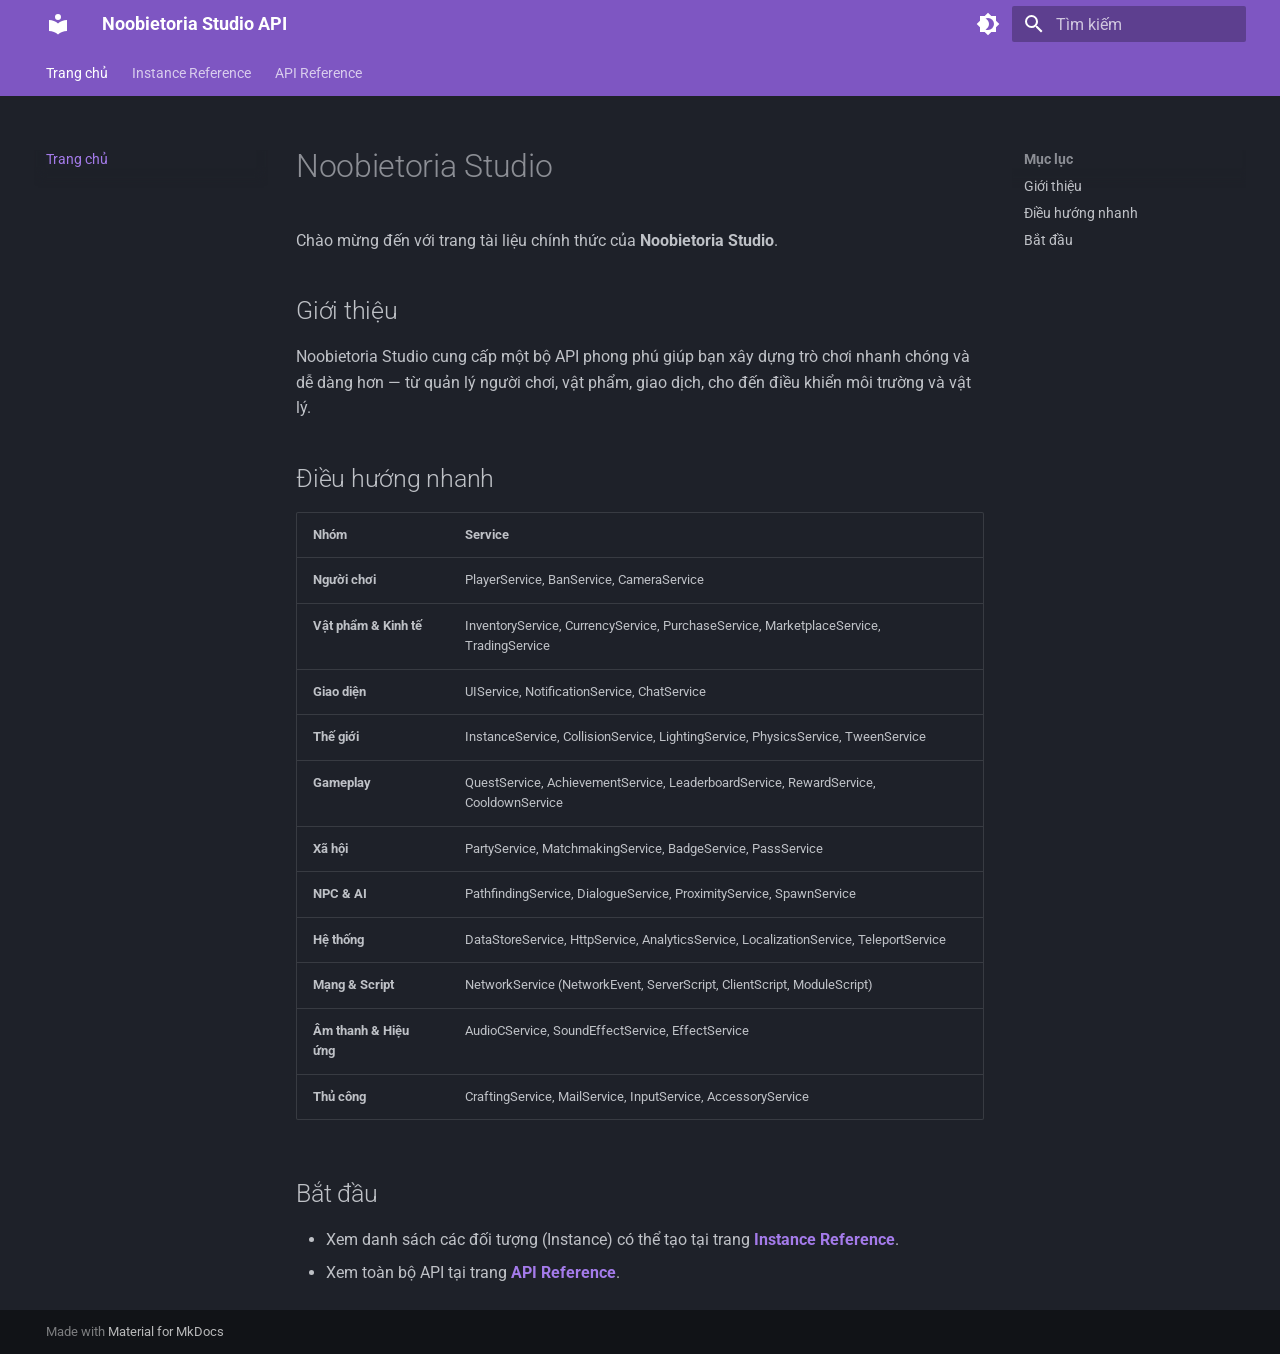
<file: index.html>
<!doctype html>
<html lang="vi" class="no-js">
  <head>
    
      <meta charset="utf-8">
      <meta name="viewport" content="width=device-width,initial-scale=1">
      
        <meta name="description" content="Tài liệu API chính thức của Noobietoria Studio">
      
      
        <meta name="author" content="Noobietoria Team">
      
      
        <link rel="canonical" href="https://noobietoria.github.io/Docs/">
      
      
      
        <link rel="next" href="instance/">
      
      
        
      
      
      <link rel="icon" href="assets/images/favicon.png">
      <meta name="generator" content="mkdocs-1.6.1, mkdocs-material-9.8.0">
    
    
      
        <title>Noobietoria Studio API</title>
      
    
    
      <link rel="stylesheet" href="assets/stylesheets/main.57a0d79d.min.css">
      
        
        <link rel="stylesheet" href="assets/stylesheets/palette.fb2fffe2.min.css">
      
      


    
    
      
    
    
      
        
        
        <link rel="preconnect" href="https://fonts.gstatic.com" crossorigin>
        <link rel="stylesheet" href="https://fonts.googleapis.com/css?family=Roboto:300,300i,400,400i,700,700i%7CRoboto+Mono:400,400i,700,700i&display=fallback">
        <style>:root{--md-text-font:"Roboto";--md-code-font:"Roboto Mono"}</style>
      
    
    
    <script>__md_scope=new URL(".",location),__md_hash=e=>[...e].reduce(((e,_)=>(e<<5)-e+_.charCodeAt(0)),0),__md_get=(e,_=localStorage,t=__md_scope)=>JSON.parse(_.getItem(t.pathname+"."+e)),__md_set=(e,_,t=localStorage,a=__md_scope)=>{try{t.setItem(a.pathname+"."+e,JSON.stringify(_))}catch(e){}}</script>
    
      

    
    
  </head>
  
  
    
    
      
    
    
    
    
    <body dir="ltr" data-md-color-scheme="slate" data-md-color-primary="deep-purple" data-md-color-accent="purple">
  
    
    <input class="md-toggle" data-md-toggle="drawer" type="checkbox" id="__drawer" autocomplete="off">
    <input class="md-toggle" data-md-toggle="search" type="checkbox" id="__search" autocomplete="off">
    <label class="md-overlay" for="__drawer"></label>
    <div data-md-component="skip">
      
        
        <a href="#noobietoria-studio" class="md-skip">
          Bỏ qua
        </a>
      
    </div>
    <div data-md-component="announce">
      
    </div>
    
    
      

<header class="md-header" data-md-component="header">
  <nav class="md-header__inner md-grid" aria-label="Đầu trang">
    <a href="." title="Noobietoria Studio API" class="md-header__button md-logo" aria-label="Noobietoria Studio API" data-md-component="logo">
      
  
  <svg xmlns="http://www.w3.org/2000/svg" viewBox="0 0 24 24"><path d="M12 8a3 3 0 0 0 3-3 3 3 0 0 0-3-3 3 3 0 0 0-3 3 3 3 0 0 0 3 3m0 3.54C9.64 9.35 6.5 8 3 8v11c3.5 0 6.64 1.35 9 3.54 2.36-2.19 5.5-3.54 9-3.54V8c-3.5 0-6.64 1.35-9 3.54"/></svg>

    </a>
    <label class="md-header__button md-icon" for="__drawer">
      
      <svg xmlns="http://www.w3.org/2000/svg" viewBox="0 0 24 24"><path d="M3 6h18v2H3zm0 5h18v2H3zm0 5h18v2H3z"/></svg>
    </label>
    <div class="md-header__title" data-md-component="header-title">
      <div class="md-header__ellipsis">
        <div class="md-header__topic">
          <span class="md-ellipsis">
            Noobietoria Studio API
          </span>
        </div>
        <div class="md-header__topic" data-md-component="header-topic">
          <span class="md-ellipsis">
            
              Trang chủ
            
          </span>
        </div>
      </div>
    </div>
    
      
        <form class="md-header__option" data-md-component="palette">
  
    
    
    
    <input class="md-option" data-md-color-media="" data-md-color-scheme="slate" data-md-color-primary="deep-purple" data-md-color-accent="purple"  aria-label="Chuyển sang chế độ sáng"  type="radio" name="__palette" id="__palette_0">
    
      <label class="md-header__button md-icon" title="Chuyển sang chế độ sáng" for="__palette_1" hidden>
        <svg xmlns="http://www.w3.org/2000/svg" viewBox="0 0 24 24"><path d="M12 18c-.89 0-1.74-.2-2.5-.55C11.56 16.5 13 14.42 13 12s-1.44-4.5-3.5-5.45C10.26 6.2 11.11 6 12 6a6 6 0 0 1 6 6 6 6 0 0 1-6 6m8-9.31V4h-4.69L12 .69 8.69 4H4v4.69L.69 12 4 15.31V20h4.69L12 23.31 15.31 20H20v-4.69L23.31 12z"/></svg>
      </label>
    
  
    
    
    
    <input class="md-option" data-md-color-media="" data-md-color-scheme="default" data-md-color-primary="deep-purple" data-md-color-accent="purple"  aria-label="Chuyển sang chế độ tối"  type="radio" name="__palette" id="__palette_1">
    
      <label class="md-header__button md-icon" title="Chuyển sang chế độ tối" for="__palette_0" hidden>
        <svg xmlns="http://www.w3.org/2000/svg" viewBox="0 0 24 24"><path d="M12 8a4 4 0 0 0-4 4 4 4 0 0 0 4 4 4 4 0 0 0 4-4 4 4 0 0 0-4-4m0 10a6 6 0 0 1-6-6 6 6 0 0 1 6-6 6 6 0 0 1 6 6 6 6 0 0 1-6 6m8-9.31V4h-4.69L12 .69 8.69 4H4v4.69L.69 12 4 15.31V20h4.69L12 23.31 15.31 20H20v-4.69L23.31 12z"/></svg>
      </label>
    
  
</form>
      
    
    
      <script>var palette=__md_get("__palette");if(palette&&palette.color){if("(prefers-color-scheme)"===palette.color.media){var media=matchMedia("(prefers-color-scheme: light)"),input=document.querySelector(media.matches?"[data-md-color-media='(prefers-color-scheme: light)']":"[data-md-color-media='(prefers-color-scheme: dark)']");palette.color.media=input.getAttribute("data-md-color-media"),palette.color.scheme=input.getAttribute("data-md-color-scheme"),palette.color.primary=input.getAttribute("data-md-color-primary"),palette.color.accent=input.getAttribute("data-md-color-accent")}for(var[key,value]of Object.entries(palette.color))document.body.setAttribute("data-md-color-"+key,value)}</script>
    
    
    
      
      
        <label class="md-header__button md-icon" for="__search">
          
          <svg xmlns="http://www.w3.org/2000/svg" viewBox="0 0 24 24"><path d="M9.5 3A6.5 6.5 0 0 1 16 9.5c0 1.61-.59 3.09-1.56 4.23l.27.27h.79l5 5-1.5 1.5-5-5v-.79l-.27-.27A6.52 6.52 0 0 1 9.5 16 6.5 6.5 0 0 1 3 9.5 6.5 6.5 0 0 1 9.5 3m0 2C7 5 5 7 5 9.5S7 14 9.5 14 14 12 14 9.5 12 5 9.5 5"/></svg>
        </label>
        <div class="md-search" data-md-component="search" role="dialog">
  <label class="md-search__overlay" for="__search"></label>
  <div class="md-search__inner" role="search">
    <form class="md-search__form" name="search">
      <input type="text" class="md-search__input" name="query" aria-label="Tìm kiếm" placeholder="Tìm kiếm" autocapitalize="off" autocorrect="off" autocomplete="off" spellcheck="false" data-md-component="search-query" required>
      <label class="md-search__icon md-icon" for="__search">
        
        <svg xmlns="http://www.w3.org/2000/svg" viewBox="0 0 24 24"><path d="M9.5 3A6.5 6.5 0 0 1 16 9.5c0 1.61-.59 3.09-1.56 4.23l.27.27h.79l5 5-1.5 1.5-5-5v-.79l-.27-.27A6.52 6.52 0 0 1 9.5 16 6.5 6.5 0 0 1 3 9.5 6.5 6.5 0 0 1 9.5 3m0 2C7 5 5 7 5 9.5S7 14 9.5 14 14 12 14 9.5 12 5 9.5 5"/></svg>
        
        <svg xmlns="http://www.w3.org/2000/svg" viewBox="0 0 24 24"><path d="M20 11v2H8l5.5 5.5-1.42 1.42L4.16 12l7.92-7.92L13.5 5.5 8 11z"/></svg>
      </label>
      <nav class="md-search__options" aria-label="Tìm kiếm">
        
        <button type="reset" class="md-search__icon md-icon" title="Xoá" aria-label="Xoá" tabindex="-1">
          
          <svg xmlns="http://www.w3.org/2000/svg" viewBox="0 0 24 24"><path d="M19 6.41 17.59 5 12 10.59 6.41 5 5 6.41 10.59 12 5 17.59 6.41 19 12 13.41 17.59 19 19 17.59 13.41 12z"/></svg>
        </button>
      </nav>
      
        <div class="md-search__suggest" data-md-component="search-suggest"></div>
      
    </form>
    <div class="md-search__output">
      <div class="md-search__scrollwrap" tabindex="0" data-md-scrollfix>
        <div class="md-search-result" data-md-component="search-result">
          <div class="md-search-result__meta">
            Initializing search
          </div>
          <ol class="md-search-result__list" role="presentation"></ol>
        </div>
      </div>
    </div>
  </div>
</div>
      
    
    
  </nav>
  
</header>
    
    <div class="md-container" data-md-component="container">
      
      
        
          
            
<nav class="md-tabs" aria-label="Tabs" data-md-component="tabs">
  <div class="md-grid">
    <ul class="md-tabs__list">
      
        
  
  
  
    
  
  
    <li class="md-tabs__item md-tabs__item--active">
      <a href="." class="md-tabs__link">
        
  
  
    
  
  Trang chủ

      </a>
    </li>
  

      
        
  
  
  
  
    <li class="md-tabs__item">
      <a href="instance/" class="md-tabs__link">
        
  
  
    
  
  Instance Reference

      </a>
    </li>
  

      
        
  
  
  
  
    <li class="md-tabs__item">
      <a href="api/" class="md-tabs__link">
        
  
  
    
  
  API Reference

      </a>
    </li>
  

      
    </ul>
  </div>
</nav>
          
        
      
      <main class="md-main" data-md-component="main">
        <div class="md-main__inner md-grid">
          
            
              
              <div class="md-sidebar md-sidebar--primary" data-md-component="sidebar" data-md-type="navigation" >
                <div class="md-sidebar__scrollwrap">
                  <div class="md-sidebar__inner">
                    


  


<nav class="md-nav md-nav--primary md-nav--lifted" aria-label="Thanh điều hướng" data-md-level="0">
  <label class="md-nav__title" for="__drawer">
    <a href="." title="Noobietoria Studio API" class="md-nav__button md-logo" aria-label="Noobietoria Studio API" data-md-component="logo">
      
  
  <svg xmlns="http://www.w3.org/2000/svg" viewBox="0 0 24 24"><path d="M12 8a3 3 0 0 0 3-3 3 3 0 0 0-3-3 3 3 0 0 0-3 3 3 3 0 0 0 3 3m0 3.54C9.64 9.35 6.5 8 3 8v11c3.5 0 6.64 1.35 9 3.54 2.36-2.19 5.5-3.54 9-3.54V8c-3.5 0-6.64 1.35-9 3.54"/></svg>

    </a>
    Noobietoria Studio API
  </label>
  
  <ul class="md-nav__list" data-md-scrollfix>
    
      
      
  
  
    
  
  
  
    <li class="md-nav__item md-nav__item--active">
      
      <input class="md-nav__toggle md-toggle" type="checkbox" id="__toc">
      
      
        
      
      
        <label class="md-nav__link md-nav__link--active" for="__toc">
          
  
  
  <span class="md-ellipsis">
    
  
    Trang chủ
  

    
  </span>
  
  

          <span class="md-nav__icon md-icon"></span>
        </label>
      
      <a href="." class="md-nav__link md-nav__link--active">
        
  
  
  <span class="md-ellipsis">
    
  
    Trang chủ
  

    
  </span>
  
  

      </a>
      
        

<nav class="md-nav md-nav--secondary" aria-label="Mục lục">
  
  
  
    
  
  
    <label class="md-nav__title" for="__toc">
      <span class="md-nav__icon md-icon"></span>
      Mục lục
    </label>
    <ul class="md-nav__list" data-md-component="toc" data-md-scrollfix>
      
        <li class="md-nav__item">
  <a href="#gioi-thieu" class="md-nav__link">
    <span class="md-ellipsis">
      
        Giới thiệu
      
    </span>
  </a>
  
</li>
      
        <li class="md-nav__item">
  <a href="#ieu-huong-nhanh" class="md-nav__link">
    <span class="md-ellipsis">
      
        Điều hướng nhanh
      
    </span>
  </a>
  
</li>
      
        <li class="md-nav__item">
  <a href="#bat-au" class="md-nav__link">
    <span class="md-ellipsis">
      
        Bắt đầu
      
    </span>
  </a>
  
</li>
      
    </ul>
  
</nav>
      
    </li>
  

    
      
      
  
  
  
  
    <li class="md-nav__item">
      <a href="instance/" class="md-nav__link">
        
  
  
  <span class="md-ellipsis">
    
  
    Instance Reference
  

    
  </span>
  
  

      </a>
    </li>
  

    
      
      
  
  
  
  
    <li class="md-nav__item">
      <a href="api/" class="md-nav__link">
        
  
  
  <span class="md-ellipsis">
    
  
    API Reference
  

    
  </span>
  
  

      </a>
    </li>
  

    
  </ul>
</nav>
                  </div>
                </div>
              </div>
            
            
              
              <div class="md-sidebar md-sidebar--secondary" data-md-component="sidebar" data-md-type="toc" >
                <div class="md-sidebar__scrollwrap">
                  <div class="md-sidebar__inner">
                    

<nav class="md-nav md-nav--secondary" aria-label="Mục lục">
  
  
  
    
  
  
    <label class="md-nav__title" for="__toc">
      <span class="md-nav__icon md-icon"></span>
      Mục lục
    </label>
    <ul class="md-nav__list" data-md-component="toc" data-md-scrollfix>
      
        <li class="md-nav__item">
  <a href="#gioi-thieu" class="md-nav__link">
    <span class="md-ellipsis">
      
        Giới thiệu
      
    </span>
  </a>
  
</li>
      
        <li class="md-nav__item">
  <a href="#ieu-huong-nhanh" class="md-nav__link">
    <span class="md-ellipsis">
      
        Điều hướng nhanh
      
    </span>
  </a>
  
</li>
      
        <li class="md-nav__item">
  <a href="#bat-au" class="md-nav__link">
    <span class="md-ellipsis">
      
        Bắt đầu
      
    </span>
  </a>
  
</li>
      
    </ul>
  
</nav>
                  </div>
                </div>
              </div>
            
          
          
            <div class="md-content" data-md-component="content">
              
              <article class="md-content__inner md-typeset">
                
                  



<h1 id="noobietoria-studio">Noobietoria Studio<a class="headerlink" href="#noobietoria-studio" title="Permanent link">&para;</a></h1>
<p>Chào mừng đến với trang tài liệu chính thức của <strong>Noobietoria Studio</strong>.</p>
<h2 id="gioi-thieu">Giới thiệu<a class="headerlink" href="#gioi-thieu" title="Permanent link">&para;</a></h2>
<p>Noobietoria Studio cung cấp một bộ API phong phú giúp bạn xây dựng trò chơi nhanh chóng và dễ dàng hơn — từ quản lý người chơi, vật phẩm, giao dịch, cho đến điều khiển môi trường và vật lý.</p>
<h2 id="ieu-huong-nhanh">Điều hướng nhanh<a class="headerlink" href="#ieu-huong-nhanh" title="Permanent link">&para;</a></h2>
<table>
<thead>
<tr>
<th>Nhóm</th>
<th>Service</th>
</tr>
</thead>
<tbody>
<tr>
<td><strong>Người chơi</strong></td>
<td>PlayerService, BanService, CameraService</td>
</tr>
<tr>
<td><strong>Vật phẩm &amp; Kinh tế</strong></td>
<td>InventoryService, CurrencyService, PurchaseService, MarketplaceService, TradingService</td>
</tr>
<tr>
<td><strong>Giao diện</strong></td>
<td>UIService, NotificationService, ChatService</td>
</tr>
<tr>
<td><strong>Thế giới</strong></td>
<td>InstanceService, CollisionService, LightingService, PhysicsService, TweenService</td>
</tr>
<tr>
<td><strong>Gameplay</strong></td>
<td>QuestService, AchievementService, LeaderboardService, RewardService, CooldownService</td>
</tr>
<tr>
<td><strong>Xã hội</strong></td>
<td>PartyService, MatchmakingService, BadgeService, PassService</td>
</tr>
<tr>
<td><strong>NPC &amp; AI</strong></td>
<td>PathfindingService, DialogueService, ProximityService, SpawnService</td>
</tr>
<tr>
<td><strong>Hệ thống</strong></td>
<td>DataStoreService, HttpService, AnalyticsService, LocalizationService, TeleportService</td>
</tr>
<tr>
<td><strong>Mạng &amp; Script</strong></td>
<td>NetworkService (NetworkEvent, ServerScript, ClientScript, ModuleScript)</td>
</tr>
<tr>
<td><strong>Âm thanh &amp; Hiệu ứng</strong></td>
<td>AudioCService, SoundEffectService, EffectService</td>
</tr>
<tr>
<td><strong>Thủ công</strong></td>
<td>CraftingService, MailService, InputService, AccessoryService</td>
</tr>
</tbody>
</table>
<h2 id="bat-au">Bắt đầu<a class="headerlink" href="#bat-au" title="Permanent link">&para;</a></h2>
<ul>
<li>Xem danh sách các đối tượng (Instance) có thể tạo tại trang <strong><a href="instance/">Instance Reference</a></strong>.</li>
<li>Xem toàn bộ API tại trang <strong><a href="api/">API Reference</a></strong>.</li>
</ul>












                
              </article>
            </div>
          
          
<script>var target=document.getElementById(location.hash.slice(1));target&&target.name&&(target.checked=target.name.startsWith("__tabbed_"))</script>
        </div>
        
          <button type="button" class="md-top md-icon" data-md-component="top" hidden>
  
  <svg xmlns="http://www.w3.org/2000/svg" viewBox="0 0 24 24"><path d="M13 20h-2V8l-5.5 5.5-1.42-1.42L12 4.16l7.92 7.92-1.42 1.42L13 8z"/></svg>
  Trở lại mục lục
</button>
        
      </main>
      
        <footer class="md-footer">
  
  <div class="md-footer-meta md-typeset">
    <div class="md-footer-meta__inner md-grid">
      <div class="md-copyright">
  
  
    Made with
    <a href="https://squidfunk.github.io/mkdocs-material/" target="_blank" rel="noopener">
      Material for MkDocs
    </a>
  
</div>
      
    </div>
  </div>
</footer>
      
    </div>
    <div class="md-dialog" data-md-component="dialog">
      <div class="md-dialog__inner md-typeset"></div>
    </div>
    
    
    
      
      
      <script id="__config" type="application/json">{"annotate": null, "base": ".", "features": ["navigation.tabs", "navigation.top", "navigation.instant", "navigation.sections", "content.code.copy", "content.code.annotate", "search.highlight", "search.suggest"], "search": "assets/javascripts/workers/search.a7633da7.min.js", "tags": null, "translations": {"clipboard.copied": "\u0110\u00e3 sao ch\u00e9p", "clipboard.copy": "Sao ch\u00e9p v\u00e0o b\u1ed9 nh\u1edb t\u1ea1m", "search.result.more.one": "1 t\u1eeb kh\u00e1c trong trang", "search.result.more.other": "# t\u1eeb kh\u00e1c trong trang", "search.result.none": "Kh\u00f4ng t\u00ecm th\u1ea5y t\u00e0i li\u1ec7u li\u00ean quan", "search.result.one": "1 t\u00e0i li\u1ec7u li\u00ean quan", "search.result.other": "# t\u00e0i li\u1ec7u li\u00ean quan", "search.result.placeholder": "Nh\u1eadp \u0111\u1ec3 b\u1eaft \u0111\u1ea7u t\u00ecm ki\u1ebfm", "search.result.term.missing": "Kh\u00f4ng", "select.version": "Ch\u1ecdn phi\u00ean b\u1ea3n"}, "version": null}</script>
    
    
      <script src="assets/javascripts/bundle.c21346df.min.js"></script>
      
    
  </body>
</html>
</file>
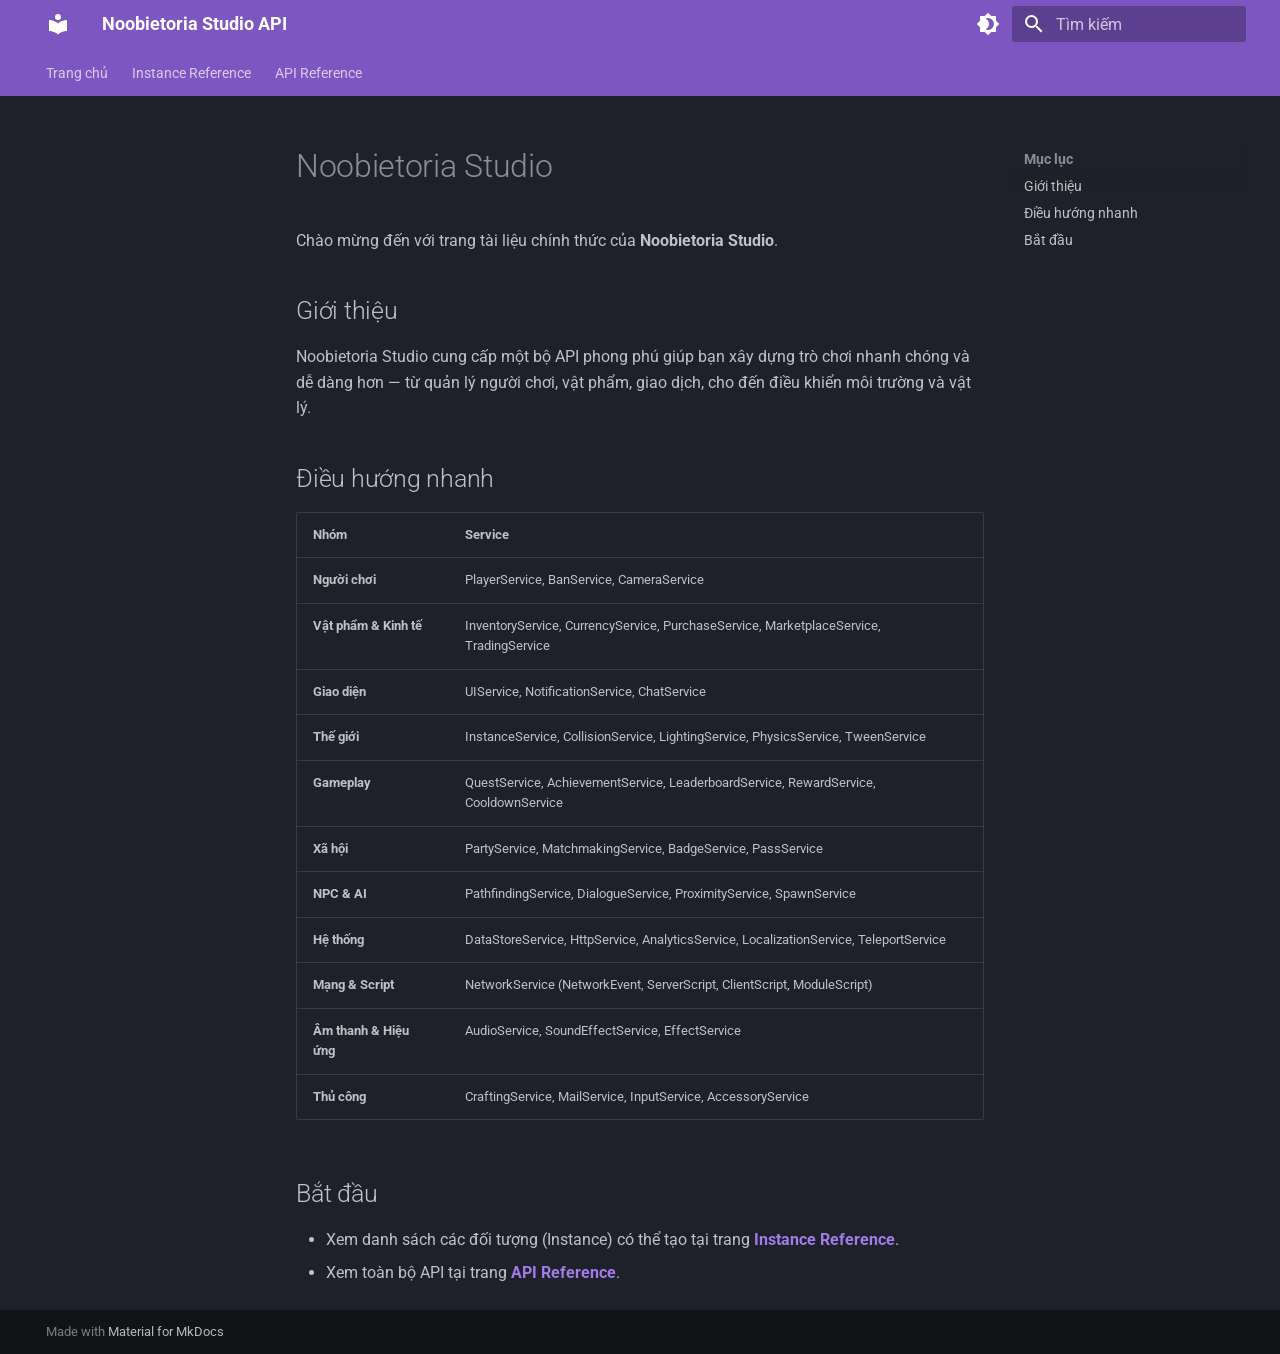
<file: docs/index.html>
<!doctype html>
<html lang="vi" class="no-js">
  <head>
    
      <meta charset="utf-8">
      <meta name="viewport" content="width=device-width,initial-scale=1">
      
        <meta name="description" content="Tài liệu API chính thức của Noobietoria Studio">
      
      
        <meta name="author" content="Noobietoria Team">
      
      
        <link rel="canonical" href="https://noobietoria.github.io/Docs/docs/">
      
      
      
      
        
      
      
      <link rel="icon" href="../assets/images/favicon.png">
      <meta name="generator" content="mkdocs-1.6.1, mkdocs-material-9.8.0">
    
    
      
        <title>Noobietoria Studio - Noobietoria Studio API</title>
      
    
    
      <link rel="stylesheet" href="../assets/stylesheets/main.57a0d79d.min.css">
      
        
        <link rel="stylesheet" href="../assets/stylesheets/palette.fb2fffe2.min.css">
      
      


    
    
      
    
    
      
        
        
        <link rel="preconnect" href="https://fonts.gstatic.com" crossorigin>
        <link rel="stylesheet" href="https://fonts.googleapis.com/css?family=Roboto:300,300i,400,400i,700,700i%7CRoboto+Mono:400,400i,700,700i&display=fallback">
        <style>:root{--md-text-font:"Roboto";--md-code-font:"Roboto Mono"}</style>
      
    
    
    <script>__md_scope=new URL("..",location),__md_hash=e=>[...e].reduce(((e,_)=>(e<<5)-e+_.charCodeAt(0)),0),__md_get=(e,_=localStorage,t=__md_scope)=>JSON.parse(_.getItem(t.pathname+"."+e)),__md_set=(e,_,t=localStorage,a=__md_scope)=>{try{t.setItem(a.pathname+"."+e,JSON.stringify(_))}catch(e){}}</script>
    
      

    
    
  </head>
  
  
    
    
      
    
    
    
    
    <body dir="ltr" data-md-color-scheme="slate" data-md-color-primary="deep-purple" data-md-color-accent="purple">
  
    
    <input class="md-toggle" data-md-toggle="drawer" type="checkbox" id="__drawer" autocomplete="off">
    <input class="md-toggle" data-md-toggle="search" type="checkbox" id="__search" autocomplete="off">
    <label class="md-overlay" for="__drawer"></label>
    <div data-md-component="skip">
      
        
        <a href="#noobietoria-studio" class="md-skip">
          Bỏ qua
        </a>
      
    </div>
    <div data-md-component="announce">
      
    </div>
    
    
      

<header class="md-header" data-md-component="header">
  <nav class="md-header__inner md-grid" aria-label="Đầu trang">
    <a href=".." title="Noobietoria Studio API" class="md-header__button md-logo" aria-label="Noobietoria Studio API" data-md-component="logo">
      
  
  <svg xmlns="http://www.w3.org/2000/svg" viewBox="0 0 24 24"><path d="M12 8a3 3 0 0 0 3-3 3 3 0 0 0-3-3 3 3 0 0 0-3 3 3 3 0 0 0 3 3m0 3.54C9.64 9.35 6.5 8 3 8v11c3.5 0 6.64 1.35 9 3.54 2.36-2.19 5.5-3.54 9-3.54V8c-3.5 0-6.64 1.35-9 3.54"/></svg>

    </a>
    <label class="md-header__button md-icon" for="__drawer">
      
      <svg xmlns="http://www.w3.org/2000/svg" viewBox="0 0 24 24"><path d="M3 6h18v2H3zm0 5h18v2H3zm0 5h18v2H3z"/></svg>
    </label>
    <div class="md-header__title" data-md-component="header-title">
      <div class="md-header__ellipsis">
        <div class="md-header__topic">
          <span class="md-ellipsis">
            Noobietoria Studio API
          </span>
        </div>
        <div class="md-header__topic" data-md-component="header-topic">
          <span class="md-ellipsis">
            
              Noobietoria Studio
            
          </span>
        </div>
      </div>
    </div>
    
      
        <form class="md-header__option" data-md-component="palette">
  
    
    
    
    <input class="md-option" data-md-color-media="" data-md-color-scheme="slate" data-md-color-primary="deep-purple" data-md-color-accent="purple"  aria-label="Chuyển sang chế độ sáng"  type="radio" name="__palette" id="__palette_0">
    
      <label class="md-header__button md-icon" title="Chuyển sang chế độ sáng" for="__palette_1" hidden>
        <svg xmlns="http://www.w3.org/2000/svg" viewBox="0 0 24 24"><path d="M12 18c-.89 0-1.74-.2-2.5-.55C11.56 16.5 13 14.42 13 12s-1.44-4.5-3.5-5.45C10.26 6.2 11.11 6 12 6a6 6 0 0 1 6 6 6 6 0 0 1-6 6m8-9.31V4h-4.69L12 .69 8.69 4H4v4.69L.69 12 4 15.31V20h4.69L12 23.31 15.31 20H20v-4.69L23.31 12z"/></svg>
      </label>
    
  
    
    
    
    <input class="md-option" data-md-color-media="" data-md-color-scheme="default" data-md-color-primary="deep-purple" data-md-color-accent="purple"  aria-label="Chuyển sang chế độ tối"  type="radio" name="__palette" id="__palette_1">
    
      <label class="md-header__button md-icon" title="Chuyển sang chế độ tối" for="__palette_0" hidden>
        <svg xmlns="http://www.w3.org/2000/svg" viewBox="0 0 24 24"><path d="M12 8a4 4 0 0 0-4 4 4 4 0 0 0 4 4 4 4 0 0 0 4-4 4 4 0 0 0-4-4m0 10a6 6 0 0 1-6-6 6 6 0 0 1 6-6 6 6 0 0 1 6 6 6 6 0 0 1-6 6m8-9.31V4h-4.69L12 .69 8.69 4H4v4.69L.69 12 4 15.31V20h4.69L12 23.31 15.31 20H20v-4.69L23.31 12z"/></svg>
      </label>
    
  
</form>
      
    
    
      <script>var palette=__md_get("__palette");if(palette&&palette.color){if("(prefers-color-scheme)"===palette.color.media){var media=matchMedia("(prefers-color-scheme: light)"),input=document.querySelector(media.matches?"[data-md-color-media='(prefers-color-scheme: light)']":"[data-md-color-media='(prefers-color-scheme: dark)']");palette.color.media=input.getAttribute("data-md-color-media"),palette.color.scheme=input.getAttribute("data-md-color-scheme"),palette.color.primary=input.getAttribute("data-md-color-primary"),palette.color.accent=input.getAttribute("data-md-color-accent")}for(var[key,value]of Object.entries(palette.color))document.body.setAttribute("data-md-color-"+key,value)}</script>
    
    
    
      
      
        <label class="md-header__button md-icon" for="__search">
          
          <svg xmlns="http://www.w3.org/2000/svg" viewBox="0 0 24 24"><path d="M9.5 3A6.5 6.5 0 0 1 16 9.5c0 1.61-.59 3.09-1.56 4.23l.27.27h.79l5 5-1.5 1.5-5-5v-.79l-.27-.27A6.52 6.52 0 0 1 9.5 16 6.5 6.5 0 0 1 3 9.5 6.5 6.5 0 0 1 9.5 3m0 2C7 5 5 7 5 9.5S7 14 9.5 14 14 12 14 9.5 12 5 9.5 5"/></svg>
        </label>
        <div class="md-search" data-md-component="search" role="dialog">
  <label class="md-search__overlay" for="__search"></label>
  <div class="md-search__inner" role="search">
    <form class="md-search__form" name="search">
      <input type="text" class="md-search__input" name="query" aria-label="Tìm kiếm" placeholder="Tìm kiếm" autocapitalize="off" autocorrect="off" autocomplete="off" spellcheck="false" data-md-component="search-query" required>
      <label class="md-search__icon md-icon" for="__search">
        
        <svg xmlns="http://www.w3.org/2000/svg" viewBox="0 0 24 24"><path d="M9.5 3A6.5 6.5 0 0 1 16 9.5c0 1.61-.59 3.09-1.56 4.23l.27.27h.79l5 5-1.5 1.5-5-5v-.79l-.27-.27A6.52 6.52 0 0 1 9.5 16 6.5 6.5 0 0 1 3 9.5 6.5 6.5 0 0 1 9.5 3m0 2C7 5 5 7 5 9.5S7 14 9.5 14 14 12 14 9.5 12 5 9.5 5"/></svg>
        
        <svg xmlns="http://www.w3.org/2000/svg" viewBox="0 0 24 24"><path d="M20 11v2H8l5.5 5.5-1.42 1.42L4.16 12l7.92-7.92L13.5 5.5 8 11z"/></svg>
      </label>
      <nav class="md-search__options" aria-label="Tìm kiếm">
        
        <button type="reset" class="md-search__icon md-icon" title="Xoá" aria-label="Xoá" tabindex="-1">
          
          <svg xmlns="http://www.w3.org/2000/svg" viewBox="0 0 24 24"><path d="M19 6.41 17.59 5 12 10.59 6.41 5 5 6.41 10.59 12 5 17.59 6.41 19 12 13.41 17.59 19 19 17.59 13.41 12z"/></svg>
        </button>
      </nav>
      
        <div class="md-search__suggest" data-md-component="search-suggest"></div>
      
    </form>
    <div class="md-search__output">
      <div class="md-search__scrollwrap" tabindex="0" data-md-scrollfix>
        <div class="md-search-result" data-md-component="search-result">
          <div class="md-search-result__meta">
            Initializing search
          </div>
          <ol class="md-search-result__list" role="presentation"></ol>
        </div>
      </div>
    </div>
  </div>
</div>
      
    
    
  </nav>
  
</header>
    
    <div class="md-container" data-md-component="container">
      
      
        
          
            
<nav class="md-tabs" aria-label="Tabs" data-md-component="tabs">
  <div class="md-grid">
    <ul class="md-tabs__list">
      
        
  
  
  
  
    <li class="md-tabs__item">
      <a href=".." class="md-tabs__link">
        
  
  
    
  
  Trang chủ

      </a>
    </li>
  

      
        
  
  
  
  
    <li class="md-tabs__item">
      <a href="../instance/" class="md-tabs__link">
        
  
  
    
  
  Instance Reference

      </a>
    </li>
  

      
        
  
  
  
  
    <li class="md-tabs__item">
      <a href="../api/" class="md-tabs__link">
        
  
  
    
  
  API Reference

      </a>
    </li>
  

      
    </ul>
  </div>
</nav>
          
        
      
      <main class="md-main" data-md-component="main">
        <div class="md-main__inner md-grid">
          
            
              
              <div class="md-sidebar md-sidebar--primary" data-md-component="sidebar" data-md-type="navigation" >
                <div class="md-sidebar__scrollwrap">
                  <div class="md-sidebar__inner">
                    


  


<nav class="md-nav md-nav--primary md-nav--lifted" aria-label="Thanh điều hướng" data-md-level="0">
  <label class="md-nav__title" for="__drawer">
    <a href=".." title="Noobietoria Studio API" class="md-nav__button md-logo" aria-label="Noobietoria Studio API" data-md-component="logo">
      
  
  <svg xmlns="http://www.w3.org/2000/svg" viewBox="0 0 24 24"><path d="M12 8a3 3 0 0 0 3-3 3 3 0 0 0-3-3 3 3 0 0 0-3 3 3 3 0 0 0 3 3m0 3.54C9.64 9.35 6.5 8 3 8v11c3.5 0 6.64 1.35 9 3.54 2.36-2.19 5.5-3.54 9-3.54V8c-3.5 0-6.64 1.35-9 3.54"/></svg>

    </a>
    Noobietoria Studio API
  </label>
  
  <ul class="md-nav__list" data-md-scrollfix>
    
      
      
  
  
  
  
    <li class="md-nav__item">
      <a href=".." class="md-nav__link">
        
  
  
  <span class="md-ellipsis">
    
  
    Trang chủ
  

    
  </span>
  
  

      </a>
    </li>
  

    
      
      
  
  
  
  
    <li class="md-nav__item">
      <a href="../instance/" class="md-nav__link">
        
  
  
  <span class="md-ellipsis">
    
  
    Instance Reference
  

    
  </span>
  
  

      </a>
    </li>
  

    
      
      
  
  
  
  
    <li class="md-nav__item">
      <a href="../api/" class="md-nav__link">
        
  
  
  <span class="md-ellipsis">
    
  
    API Reference
  

    
  </span>
  
  

      </a>
    </li>
  

    
  </ul>
</nav>
                  </div>
                </div>
              </div>
            
            
              
              <div class="md-sidebar md-sidebar--secondary" data-md-component="sidebar" data-md-type="toc" >
                <div class="md-sidebar__scrollwrap">
                  <div class="md-sidebar__inner">
                    

<nav class="md-nav md-nav--secondary" aria-label="Mục lục">
  
  
  
    
  
  
    <label class="md-nav__title" for="__toc">
      <span class="md-nav__icon md-icon"></span>
      Mục lục
    </label>
    <ul class="md-nav__list" data-md-component="toc" data-md-scrollfix>
      
        <li class="md-nav__item">
  <a href="#gioi-thieu" class="md-nav__link">
    <span class="md-ellipsis">
      
        Giới thiệu
      
    </span>
  </a>
  
</li>
      
        <li class="md-nav__item">
  <a href="#ieu-huong-nhanh" class="md-nav__link">
    <span class="md-ellipsis">
      
        Điều hướng nhanh
      
    </span>
  </a>
  
</li>
      
        <li class="md-nav__item">
  <a href="#bat-au" class="md-nav__link">
    <span class="md-ellipsis">
      
        Bắt đầu
      
    </span>
  </a>
  
</li>
      
    </ul>
  
</nav>
                  </div>
                </div>
              </div>
            
          
          
            <div class="md-content" data-md-component="content">
              
              <article class="md-content__inner md-typeset">
                
                  



<h1 id="noobietoria-studio">Noobietoria Studio<a class="headerlink" href="#noobietoria-studio" title="Permanent link">&para;</a></h1>
<p>Chào mừng đến với trang tài liệu chính thức của <strong>Noobietoria Studio</strong>.</p>
<h2 id="gioi-thieu">Giới thiệu<a class="headerlink" href="#gioi-thieu" title="Permanent link">&para;</a></h2>
<p>Noobietoria Studio cung cấp một bộ API phong phú giúp bạn xây dựng trò chơi nhanh chóng và dễ dàng hơn — từ quản lý người chơi, vật phẩm, giao dịch, cho đến điều khiển môi trường và vật lý.</p>
<h2 id="ieu-huong-nhanh">Điều hướng nhanh<a class="headerlink" href="#ieu-huong-nhanh" title="Permanent link">&para;</a></h2>
<table>
<thead>
<tr>
<th>Nhóm</th>
<th>Service</th>
</tr>
</thead>
<tbody>
<tr>
<td><strong>Người chơi</strong></td>
<td>PlayerService, BanService, CameraService</td>
</tr>
<tr>
<td><strong>Vật phẩm &amp; Kinh tế</strong></td>
<td>InventoryService, CurrencyService, PurchaseService, MarketplaceService, TradingService</td>
</tr>
<tr>
<td><strong>Giao diện</strong></td>
<td>UIService, NotificationService, ChatService</td>
</tr>
<tr>
<td><strong>Thế giới</strong></td>
<td>InstanceService, CollisionService, LightingService, PhysicsService, TweenService</td>
</tr>
<tr>
<td><strong>Gameplay</strong></td>
<td>QuestService, AchievementService, LeaderboardService, RewardService, CooldownService</td>
</tr>
<tr>
<td><strong>Xã hội</strong></td>
<td>PartyService, MatchmakingService, BadgeService, PassService</td>
</tr>
<tr>
<td><strong>NPC &amp; AI</strong></td>
<td>PathfindingService, DialogueService, ProximityService, SpawnService</td>
</tr>
<tr>
<td><strong>Hệ thống</strong></td>
<td>DataStoreService, HttpService, AnalyticsService, LocalizationService, TeleportService</td>
</tr>
<tr>
<td><strong>Mạng &amp; Script</strong></td>
<td>NetworkService (NetworkEvent, ServerScript, ClientScript, ModuleScript)</td>
</tr>
<tr>
<td><strong>Âm thanh &amp; Hiệu ứng</strong></td>
<td>AudioService, SoundEffectService, EffectService</td>
</tr>
<tr>
<td><strong>Thủ công</strong></td>
<td>CraftingService, MailService, InputService, AccessoryService</td>
</tr>
</tbody>
</table>
<h2 id="bat-au">Bắt đầu<a class="headerlink" href="#bat-au" title="Permanent link">&para;</a></h2>
<ul>
<li>Xem danh sách các đối tượng (Instance) có thể tạo tại trang <strong><a href="instance/">Instance Reference</a></strong>.</li>
<li>Xem toàn bộ API tại trang <strong><a href="api/">API Reference</a></strong>.</li>
</ul>












                
              </article>
            </div>
          
          
<script>var target=document.getElementById(location.hash.slice(1));target&&target.name&&(target.checked=target.name.startsWith("__tabbed_"))</script>
        </div>
        
          <button type="button" class="md-top md-icon" data-md-component="top" hidden>
  
  <svg xmlns="http://www.w3.org/2000/svg" viewBox="0 0 24 24"><path d="M13 20h-2V8l-5.5 5.5-1.42-1.42L12 4.16l7.92 7.92-1.42 1.42L13 8z"/></svg>
  Trở lại mục lục
</button>
        
      </main>
      
        <footer class="md-footer">
  
  <div class="md-footer-meta md-typeset">
    <div class="md-footer-meta__inner md-grid">
      <div class="md-copyright">
  
  
    Made with
    <a href="https://squidfunk.github.io/mkdocs-material/" target="_blank" rel="noopener">
      Material for MkDocs
    </a>
  
</div>
      
    </div>
  </div>
</footer>
      
    </div>
    <div class="md-dialog" data-md-component="dialog">
      <div class="md-dialog__inner md-typeset"></div>
    </div>
    
    
    
      
      
      <script id="__config" type="application/json">{"annotate": null, "base": "..", "features": ["navigation.tabs", "navigation.top", "navigation.instant", "navigation.sections", "content.code.copy", "content.code.annotate", "search.highlight", "search.suggest"], "search": "../assets/javascripts/workers/search.a7633da7.min.js", "tags": null, "translations": {"clipboard.copied": "\u0110\u00e3 sao ch\u00e9p", "clipboard.copy": "Sao ch\u00e9p v\u00e0o b\u1ed9 nh\u1edb t\u1ea1m", "search.result.more.one": "1 t\u1eeb kh\u00e1c trong trang", "search.result.more.other": "# t\u1eeb kh\u00e1c trong trang", "search.result.none": "Kh\u00f4ng t\u00ecm th\u1ea5y t\u00e0i li\u1ec7u li\u00ean quan", "search.result.one": "1 t\u00e0i li\u1ec7u li\u00ean quan", "search.result.other": "# t\u00e0i li\u1ec7u li\u00ean quan", "search.result.placeholder": "Nh\u1eadp \u0111\u1ec3 b\u1eaft \u0111\u1ea7u t\u00ecm ki\u1ebfm", "search.result.term.missing": "Kh\u00f4ng", "select.version": "Ch\u1ecdn phi\u00ean b\u1ea3n"}, "version": null}</script>
    
    
      <script src="../assets/javascripts/bundle.c21346df.min.js"></script>
      
    
  </body>
</html>
</file>
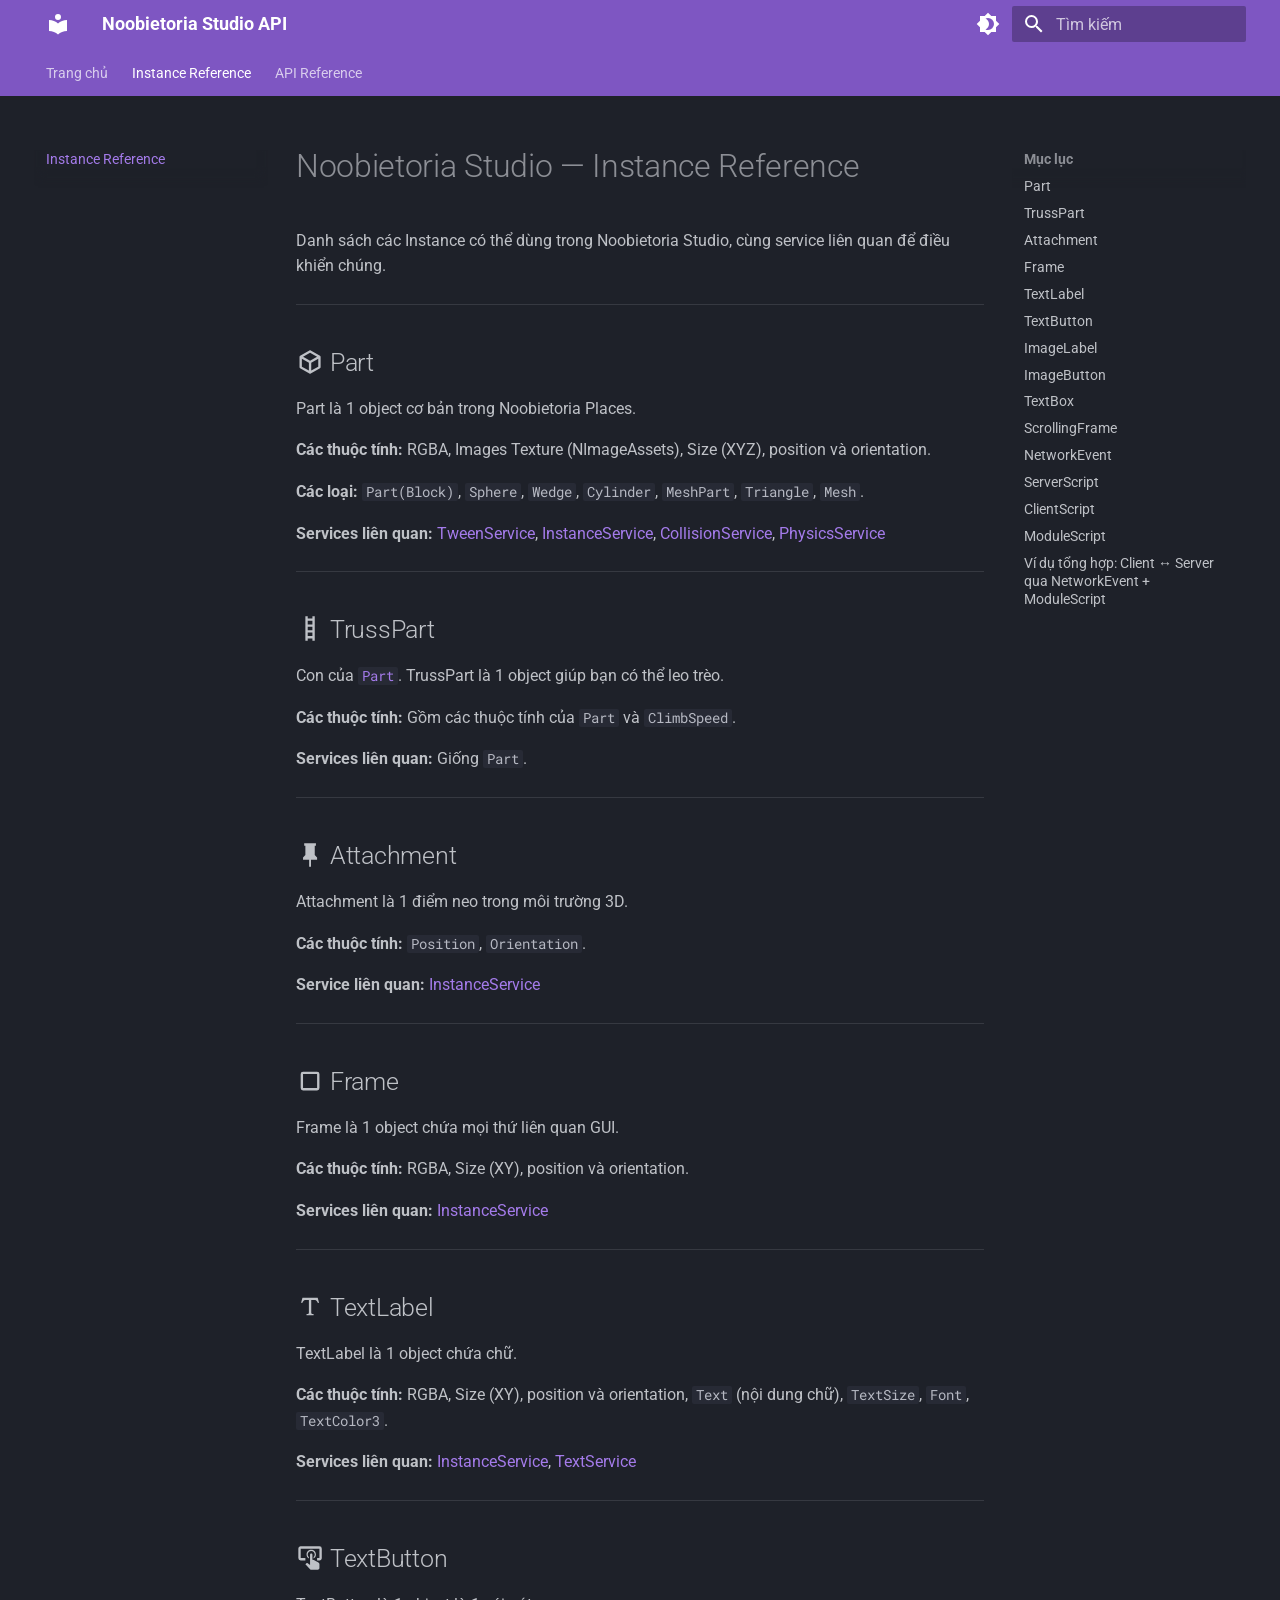
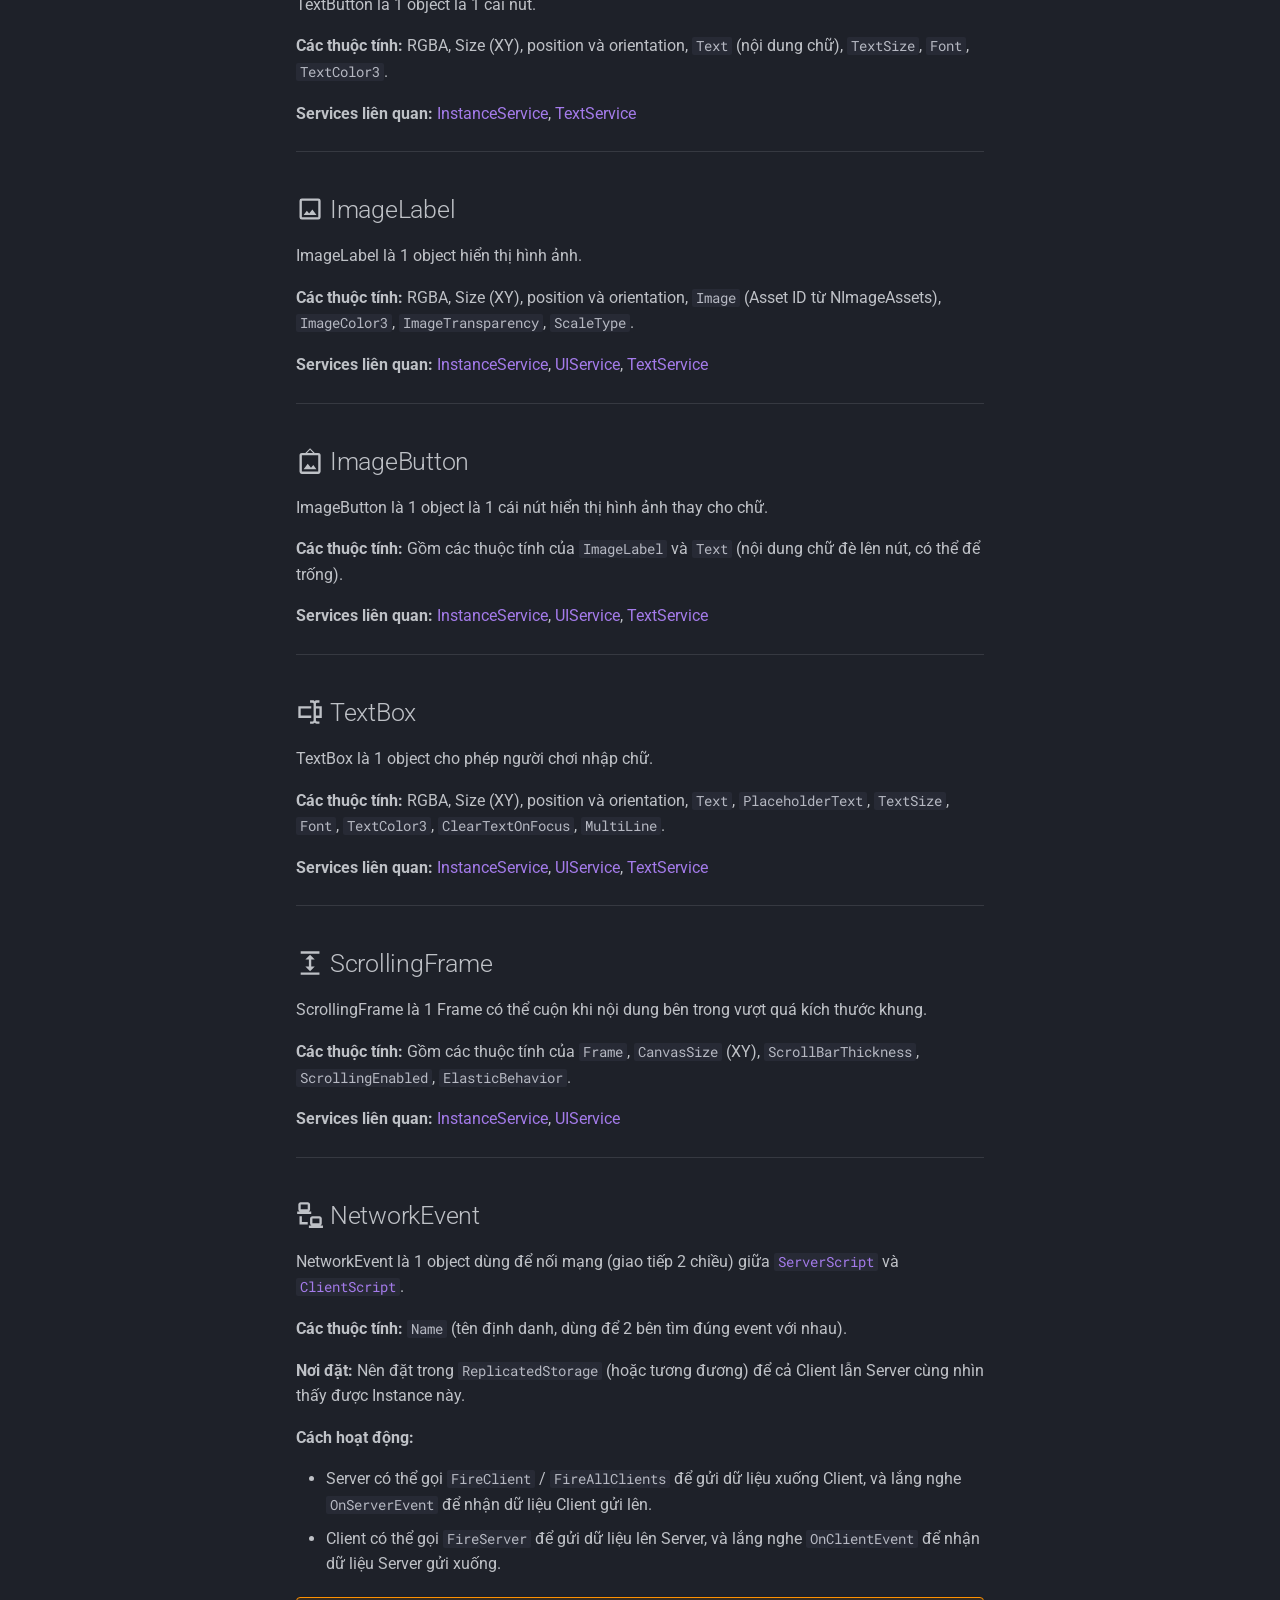
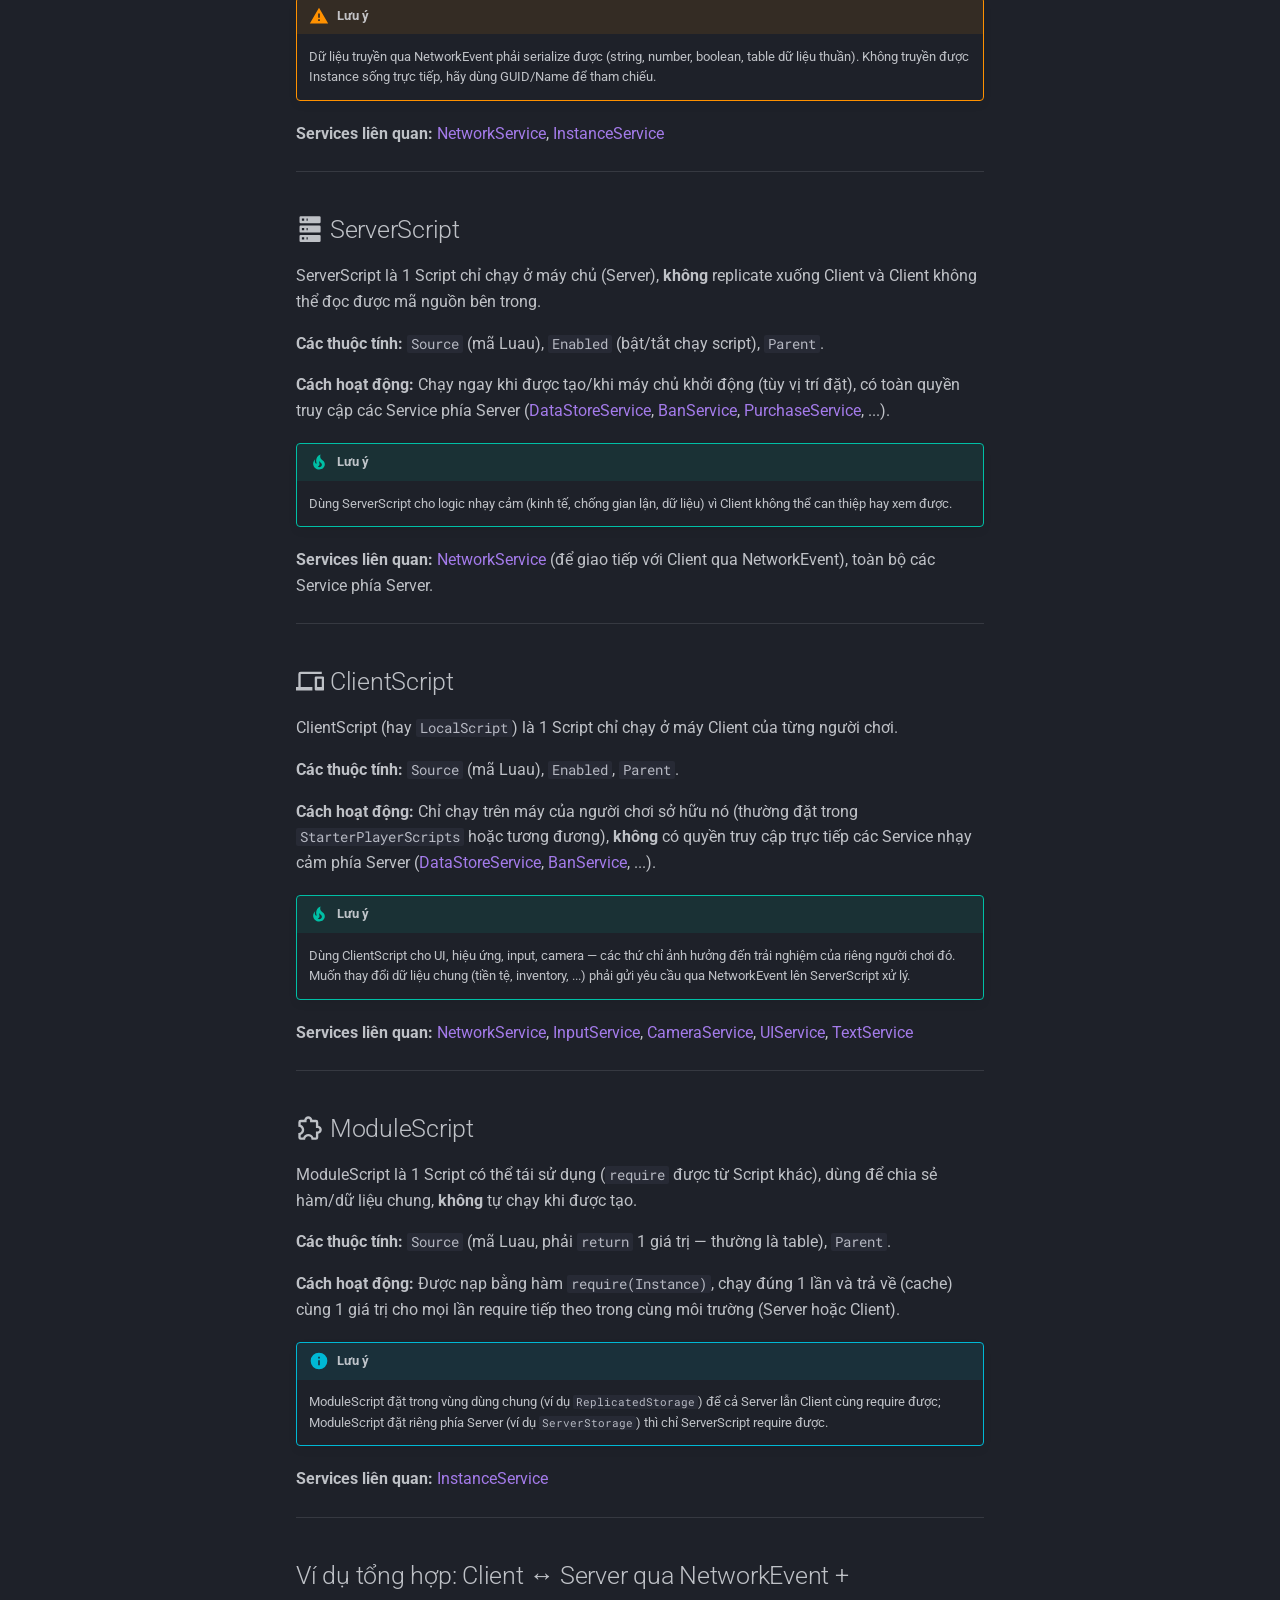
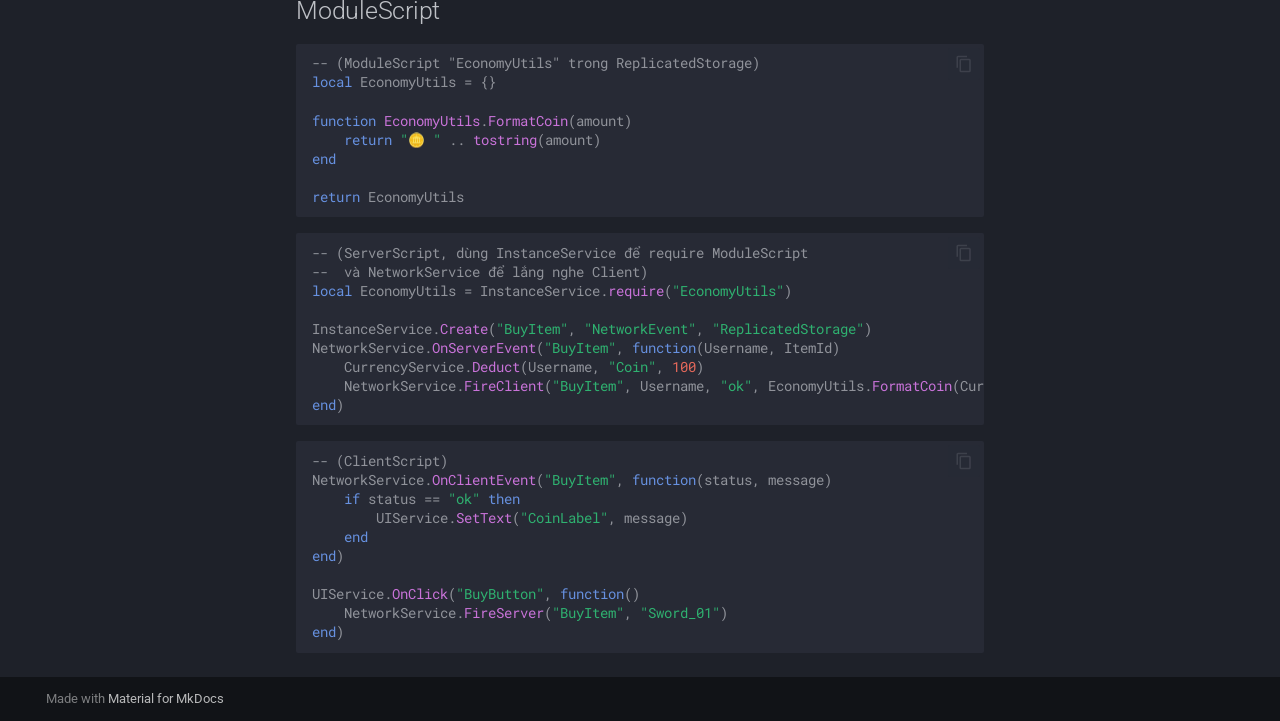
<file: instance/index.html>
<!doctype html>
<html lang="vi" class="no-js">
  <head>
    
      <meta charset="utf-8">
      <meta name="viewport" content="width=device-width,initial-scale=1">
      
        <meta name="description" content="Tài liệu API chính thức của Noobietoria Studio">
      
      
        <meta name="author" content="Noobietoria Team">
      
      
        <link rel="canonical" href="https://noobietoria.github.io/Docs/instance/">
      
      
        <link rel="prev" href="..">
      
      
        <link rel="next" href="../api/">
      
      
        
      
      
      <link rel="icon" href="../assets/images/favicon.png">
      <meta name="generator" content="mkdocs-1.6.1, mkdocs-material-9.8.0">
    
    
      
        <title>Instance Reference - Noobietoria Studio API</title>
      
    
    
      <link rel="stylesheet" href="../assets/stylesheets/main.57a0d79d.min.css">
      
        
        <link rel="stylesheet" href="../assets/stylesheets/palette.fb2fffe2.min.css">
      
      


    
    
      
    
    
      
        
        
        <link rel="preconnect" href="https://fonts.gstatic.com" crossorigin>
        <link rel="stylesheet" href="https://fonts.googleapis.com/css?family=Roboto:300,300i,400,400i,700,700i%7CRoboto+Mono:400,400i,700,700i&display=fallback">
        <style>:root{--md-text-font:"Roboto";--md-code-font:"Roboto Mono"}</style>
      
    
    
    <script>__md_scope=new URL("..",location),__md_hash=e=>[...e].reduce(((e,_)=>(e<<5)-e+_.charCodeAt(0)),0),__md_get=(e,_=localStorage,t=__md_scope)=>JSON.parse(_.getItem(t.pathname+"."+e)),__md_set=(e,_,t=localStorage,a=__md_scope)=>{try{t.setItem(a.pathname+"."+e,JSON.stringify(_))}catch(e){}}</script>
    
      

    
    
  </head>
  
  
    
    
      
    
    
    
    
    <body dir="ltr" data-md-color-scheme="slate" data-md-color-primary="deep-purple" data-md-color-accent="purple">
  
    
    <input class="md-toggle" data-md-toggle="drawer" type="checkbox" id="__drawer" autocomplete="off">
    <input class="md-toggle" data-md-toggle="search" type="checkbox" id="__search" autocomplete="off">
    <label class="md-overlay" for="__drawer"></label>
    <div data-md-component="skip">
      
        
        <a href="#noobietoria-studio-instance-reference" class="md-skip">
          Bỏ qua
        </a>
      
    </div>
    <div data-md-component="announce">
      
    </div>
    
    
      

<header class="md-header" data-md-component="header">
  <nav class="md-header__inner md-grid" aria-label="Đầu trang">
    <a href=".." title="Noobietoria Studio API" class="md-header__button md-logo" aria-label="Noobietoria Studio API" data-md-component="logo">
      
  
  <svg xmlns="http://www.w3.org/2000/svg" viewBox="0 0 24 24"><path d="M12 8a3 3 0 0 0 3-3 3 3 0 0 0-3-3 3 3 0 0 0-3 3 3 3 0 0 0 3 3m0 3.54C9.64 9.35 6.5 8 3 8v11c3.5 0 6.64 1.35 9 3.54 2.36-2.19 5.5-3.54 9-3.54V8c-3.5 0-6.64 1.35-9 3.54"/></svg>

    </a>
    <label class="md-header__button md-icon" for="__drawer">
      
      <svg xmlns="http://www.w3.org/2000/svg" viewBox="0 0 24 24"><path d="M3 6h18v2H3zm0 5h18v2H3zm0 5h18v2H3z"/></svg>
    </label>
    <div class="md-header__title" data-md-component="header-title">
      <div class="md-header__ellipsis">
        <div class="md-header__topic">
          <span class="md-ellipsis">
            Noobietoria Studio API
          </span>
        </div>
        <div class="md-header__topic" data-md-component="header-topic">
          <span class="md-ellipsis">
            
              Instance Reference
            
          </span>
        </div>
      </div>
    </div>
    
      
        <form class="md-header__option" data-md-component="palette">
  
    
    
    
    <input class="md-option" data-md-color-media="" data-md-color-scheme="slate" data-md-color-primary="deep-purple" data-md-color-accent="purple"  aria-label="Chuyển sang chế độ sáng"  type="radio" name="__palette" id="__palette_0">
    
      <label class="md-header__button md-icon" title="Chuyển sang chế độ sáng" for="__palette_1" hidden>
        <svg xmlns="http://www.w3.org/2000/svg" viewBox="0 0 24 24"><path d="M12 18c-.89 0-1.74-.2-2.5-.55C11.56 16.5 13 14.42 13 12s-1.44-4.5-3.5-5.45C10.26 6.2 11.11 6 12 6a6 6 0 0 1 6 6 6 6 0 0 1-6 6m8-9.31V4h-4.69L12 .69 8.69 4H4v4.69L.69 12 4 15.31V20h4.69L12 23.31 15.31 20H20v-4.69L23.31 12z"/></svg>
      </label>
    
  
    
    
    
    <input class="md-option" data-md-color-media="" data-md-color-scheme="default" data-md-color-primary="deep-purple" data-md-color-accent="purple"  aria-label="Chuyển sang chế độ tối"  type="radio" name="__palette" id="__palette_1">
    
      <label class="md-header__button md-icon" title="Chuyển sang chế độ tối" for="__palette_0" hidden>
        <svg xmlns="http://www.w3.org/2000/svg" viewBox="0 0 24 24"><path d="M12 8a4 4 0 0 0-4 4 4 4 0 0 0 4 4 4 4 0 0 0 4-4 4 4 0 0 0-4-4m0 10a6 6 0 0 1-6-6 6 6 0 0 1 6-6 6 6 0 0 1 6 6 6 6 0 0 1-6 6m8-9.31V4h-4.69L12 .69 8.69 4H4v4.69L.69 12 4 15.31V20h4.69L12 23.31 15.31 20H20v-4.69L23.31 12z"/></svg>
      </label>
    
  
</form>
      
    
    
      <script>var palette=__md_get("__palette");if(palette&&palette.color){if("(prefers-color-scheme)"===palette.color.media){var media=matchMedia("(prefers-color-scheme: light)"),input=document.querySelector(media.matches?"[data-md-color-media='(prefers-color-scheme: light)']":"[data-md-color-media='(prefers-color-scheme: dark)']");palette.color.media=input.getAttribute("data-md-color-media"),palette.color.scheme=input.getAttribute("data-md-color-scheme"),palette.color.primary=input.getAttribute("data-md-color-primary"),palette.color.accent=input.getAttribute("data-md-color-accent")}for(var[key,value]of Object.entries(palette.color))document.body.setAttribute("data-md-color-"+key,value)}</script>
    
    
    
      
      
        <label class="md-header__button md-icon" for="__search">
          
          <svg xmlns="http://www.w3.org/2000/svg" viewBox="0 0 24 24"><path d="M9.5 3A6.5 6.5 0 0 1 16 9.5c0 1.61-.59 3.09-1.56 4.23l.27.27h.79l5 5-1.5 1.5-5-5v-.79l-.27-.27A6.52 6.52 0 0 1 9.5 16 6.5 6.5 0 0 1 3 9.5 6.5 6.5 0 0 1 9.5 3m0 2C7 5 5 7 5 9.5S7 14 9.5 14 14 12 14 9.5 12 5 9.5 5"/></svg>
        </label>
        <div class="md-search" data-md-component="search" role="dialog">
  <label class="md-search__overlay" for="__search"></label>
  <div class="md-search__inner" role="search">
    <form class="md-search__form" name="search">
      <input type="text" class="md-search__input" name="query" aria-label="Tìm kiếm" placeholder="Tìm kiếm" autocapitalize="off" autocorrect="off" autocomplete="off" spellcheck="false" data-md-component="search-query" required>
      <label class="md-search__icon md-icon" for="__search">
        
        <svg xmlns="http://www.w3.org/2000/svg" viewBox="0 0 24 24"><path d="M9.5 3A6.5 6.5 0 0 1 16 9.5c0 1.61-.59 3.09-1.56 4.23l.27.27h.79l5 5-1.5 1.5-5-5v-.79l-.27-.27A6.52 6.52 0 0 1 9.5 16 6.5 6.5 0 0 1 3 9.5 6.5 6.5 0 0 1 9.5 3m0 2C7 5 5 7 5 9.5S7 14 9.5 14 14 12 14 9.5 12 5 9.5 5"/></svg>
        
        <svg xmlns="http://www.w3.org/2000/svg" viewBox="0 0 24 24"><path d="M20 11v2H8l5.5 5.5-1.42 1.42L4.16 12l7.92-7.92L13.5 5.5 8 11z"/></svg>
      </label>
      <nav class="md-search__options" aria-label="Tìm kiếm">
        
        <button type="reset" class="md-search__icon md-icon" title="Xoá" aria-label="Xoá" tabindex="-1">
          
          <svg xmlns="http://www.w3.org/2000/svg" viewBox="0 0 24 24"><path d="M19 6.41 17.59 5 12 10.59 6.41 5 5 6.41 10.59 12 5 17.59 6.41 19 12 13.41 17.59 19 19 17.59 13.41 12z"/></svg>
        </button>
      </nav>
      
        <div class="md-search__suggest" data-md-component="search-suggest"></div>
      
    </form>
    <div class="md-search__output">
      <div class="md-search__scrollwrap" tabindex="0" data-md-scrollfix>
        <div class="md-search-result" data-md-component="search-result">
          <div class="md-search-result__meta">
            Initializing search
          </div>
          <ol class="md-search-result__list" role="presentation"></ol>
        </div>
      </div>
    </div>
  </div>
</div>
      
    
    
  </nav>
  
</header>
    
    <div class="md-container" data-md-component="container">
      
      
        
          
            
<nav class="md-tabs" aria-label="Tabs" data-md-component="tabs">
  <div class="md-grid">
    <ul class="md-tabs__list">
      
        
  
  
  
  
    <li class="md-tabs__item">
      <a href=".." class="md-tabs__link">
        
  
  
    
  
  Trang chủ

      </a>
    </li>
  

      
        
  
  
  
    
  
  
    <li class="md-tabs__item md-tabs__item--active">
      <a href="./" class="md-tabs__link">
        
  
  
    
  
  Instance Reference

      </a>
    </li>
  

      
        
  
  
  
  
    <li class="md-tabs__item">
      <a href="../api/" class="md-tabs__link">
        
  
  
    
  
  API Reference

      </a>
    </li>
  

      
    </ul>
  </div>
</nav>
          
        
      
      <main class="md-main" data-md-component="main">
        <div class="md-main__inner md-grid">
          
            
              
              <div class="md-sidebar md-sidebar--primary" data-md-component="sidebar" data-md-type="navigation" >
                <div class="md-sidebar__scrollwrap">
                  <div class="md-sidebar__inner">
                    


  


<nav class="md-nav md-nav--primary md-nav--lifted" aria-label="Thanh điều hướng" data-md-level="0">
  <label class="md-nav__title" for="__drawer">
    <a href=".." title="Noobietoria Studio API" class="md-nav__button md-logo" aria-label="Noobietoria Studio API" data-md-component="logo">
      
  
  <svg xmlns="http://www.w3.org/2000/svg" viewBox="0 0 24 24"><path d="M12 8a3 3 0 0 0 3-3 3 3 0 0 0-3-3 3 3 0 0 0-3 3 3 3 0 0 0 3 3m0 3.54C9.64 9.35 6.5 8 3 8v11c3.5 0 6.64 1.35 9 3.54 2.36-2.19 5.5-3.54 9-3.54V8c-3.5 0-6.64 1.35-9 3.54"/></svg>

    </a>
    Noobietoria Studio API
  </label>
  
  <ul class="md-nav__list" data-md-scrollfix>
    
      
      
  
  
  
  
    <li class="md-nav__item">
      <a href=".." class="md-nav__link">
        
  
  
  <span class="md-ellipsis">
    
  
    Trang chủ
  

    
  </span>
  
  

      </a>
    </li>
  

    
      
      
  
  
    
  
  
  
    <li class="md-nav__item md-nav__item--active">
      
      <input class="md-nav__toggle md-toggle" type="checkbox" id="__toc">
      
      
        
      
      
        <label class="md-nav__link md-nav__link--active" for="__toc">
          
  
  
  <span class="md-ellipsis">
    
  
    Instance Reference
  

    
  </span>
  
  

          <span class="md-nav__icon md-icon"></span>
        </label>
      
      <a href="./" class="md-nav__link md-nav__link--active">
        
  
  
  <span class="md-ellipsis">
    
  
    Instance Reference
  

    
  </span>
  
  

      </a>
      
        

<nav class="md-nav md-nav--secondary" aria-label="Mục lục">
  
  
  
    
  
  
    <label class="md-nav__title" for="__toc">
      <span class="md-nav__icon md-icon"></span>
      Mục lục
    </label>
    <ul class="md-nav__list" data-md-component="toc" data-md-scrollfix>
      
        <li class="md-nav__item">
  <a href="#part" class="md-nav__link">
    <span class="md-ellipsis">
      
        Part
      
    </span>
  </a>
  
</li>
      
        <li class="md-nav__item">
  <a href="#trusspart" class="md-nav__link">
    <span class="md-ellipsis">
      
        TrussPart
      
    </span>
  </a>
  
</li>
      
        <li class="md-nav__item">
  <a href="#attachment" class="md-nav__link">
    <span class="md-ellipsis">
      
        Attachment
      
    </span>
  </a>
  
</li>
      
        <li class="md-nav__item">
  <a href="#frame" class="md-nav__link">
    <span class="md-ellipsis">
      
        Frame
      
    </span>
  </a>
  
</li>
      
        <li class="md-nav__item">
  <a href="#textlabel" class="md-nav__link">
    <span class="md-ellipsis">
      
        TextLabel
      
    </span>
  </a>
  
</li>
      
        <li class="md-nav__item">
  <a href="#textbutton" class="md-nav__link">
    <span class="md-ellipsis">
      
        TextButton
      
    </span>
  </a>
  
</li>
      
        <li class="md-nav__item">
  <a href="#imagelabel" class="md-nav__link">
    <span class="md-ellipsis">
      
        ImageLabel
      
    </span>
  </a>
  
</li>
      
        <li class="md-nav__item">
  <a href="#imagebutton" class="md-nav__link">
    <span class="md-ellipsis">
      
        ImageButton
      
    </span>
  </a>
  
</li>
      
        <li class="md-nav__item">
  <a href="#textbox" class="md-nav__link">
    <span class="md-ellipsis">
      
        TextBox
      
    </span>
  </a>
  
</li>
      
        <li class="md-nav__item">
  <a href="#scrollingframe" class="md-nav__link">
    <span class="md-ellipsis">
      
        ScrollingFrame
      
    </span>
  </a>
  
</li>
      
        <li class="md-nav__item">
  <a href="#networkevent" class="md-nav__link">
    <span class="md-ellipsis">
      
        NetworkEvent
      
    </span>
  </a>
  
</li>
      
        <li class="md-nav__item">
  <a href="#serverscript" class="md-nav__link">
    <span class="md-ellipsis">
      
        ServerScript
      
    </span>
  </a>
  
</li>
      
        <li class="md-nav__item">
  <a href="#clientscript" class="md-nav__link">
    <span class="md-ellipsis">
      
        ClientScript
      
    </span>
  </a>
  
</li>
      
        <li class="md-nav__item">
  <a href="#modulescript" class="md-nav__link">
    <span class="md-ellipsis">
      
        ModuleScript
      
    </span>
  </a>
  
</li>
      
        <li class="md-nav__item">
  <a href="#vi-du-tong-hop-client-server-qua-networkevent-modulescript" class="md-nav__link">
    <span class="md-ellipsis">
      
        Ví dụ tổng hợp: Client ↔ Server qua NetworkEvent + ModuleScript
      
    </span>
  </a>
  
</li>
      
    </ul>
  
</nav>
      
    </li>
  

    
      
      
  
  
  
  
    <li class="md-nav__item">
      <a href="../api/" class="md-nav__link">
        
  
  
  <span class="md-ellipsis">
    
  
    API Reference
  

    
  </span>
  
  

      </a>
    </li>
  

    
  </ul>
</nav>
                  </div>
                </div>
              </div>
            
            
              
              <div class="md-sidebar md-sidebar--secondary" data-md-component="sidebar" data-md-type="toc" >
                <div class="md-sidebar__scrollwrap">
                  <div class="md-sidebar__inner">
                    

<nav class="md-nav md-nav--secondary" aria-label="Mục lục">
  
  
  
    
  
  
    <label class="md-nav__title" for="__toc">
      <span class="md-nav__icon md-icon"></span>
      Mục lục
    </label>
    <ul class="md-nav__list" data-md-component="toc" data-md-scrollfix>
      
        <li class="md-nav__item">
  <a href="#part" class="md-nav__link">
    <span class="md-ellipsis">
      
        Part
      
    </span>
  </a>
  
</li>
      
        <li class="md-nav__item">
  <a href="#trusspart" class="md-nav__link">
    <span class="md-ellipsis">
      
        TrussPart
      
    </span>
  </a>
  
</li>
      
        <li class="md-nav__item">
  <a href="#attachment" class="md-nav__link">
    <span class="md-ellipsis">
      
        Attachment
      
    </span>
  </a>
  
</li>
      
        <li class="md-nav__item">
  <a href="#frame" class="md-nav__link">
    <span class="md-ellipsis">
      
        Frame
      
    </span>
  </a>
  
</li>
      
        <li class="md-nav__item">
  <a href="#textlabel" class="md-nav__link">
    <span class="md-ellipsis">
      
        TextLabel
      
    </span>
  </a>
  
</li>
      
        <li class="md-nav__item">
  <a href="#textbutton" class="md-nav__link">
    <span class="md-ellipsis">
      
        TextButton
      
    </span>
  </a>
  
</li>
      
        <li class="md-nav__item">
  <a href="#imagelabel" class="md-nav__link">
    <span class="md-ellipsis">
      
        ImageLabel
      
    </span>
  </a>
  
</li>
      
        <li class="md-nav__item">
  <a href="#imagebutton" class="md-nav__link">
    <span class="md-ellipsis">
      
        ImageButton
      
    </span>
  </a>
  
</li>
      
        <li class="md-nav__item">
  <a href="#textbox" class="md-nav__link">
    <span class="md-ellipsis">
      
        TextBox
      
    </span>
  </a>
  
</li>
      
        <li class="md-nav__item">
  <a href="#scrollingframe" class="md-nav__link">
    <span class="md-ellipsis">
      
        ScrollingFrame
      
    </span>
  </a>
  
</li>
      
        <li class="md-nav__item">
  <a href="#networkevent" class="md-nav__link">
    <span class="md-ellipsis">
      
        NetworkEvent
      
    </span>
  </a>
  
</li>
      
        <li class="md-nav__item">
  <a href="#serverscript" class="md-nav__link">
    <span class="md-ellipsis">
      
        ServerScript
      
    </span>
  </a>
  
</li>
      
        <li class="md-nav__item">
  <a href="#clientscript" class="md-nav__link">
    <span class="md-ellipsis">
      
        ClientScript
      
    </span>
  </a>
  
</li>
      
        <li class="md-nav__item">
  <a href="#modulescript" class="md-nav__link">
    <span class="md-ellipsis">
      
        ModuleScript
      
    </span>
  </a>
  
</li>
      
        <li class="md-nav__item">
  <a href="#vi-du-tong-hop-client-server-qua-networkevent-modulescript" class="md-nav__link">
    <span class="md-ellipsis">
      
        Ví dụ tổng hợp: Client ↔ Server qua NetworkEvent + ModuleScript
      
    </span>
  </a>
  
</li>
      
    </ul>
  
</nav>
                  </div>
                </div>
              </div>
            
          
          
            <div class="md-content" data-md-component="content">
              
              <article class="md-content__inner md-typeset">
                
                  



<h1 id="noobietoria-studio-instance-reference">Noobietoria Studio — Instance Reference<a class="headerlink" href="#noobietoria-studio-instance-reference" title="Permanent link">&para;</a></h1>
<p>Danh sách các Instance có thể dùng trong Noobietoria Studio, cùng service liên quan để điều khiển chúng.</p>
<hr />
<h2 id="part"><span class="twemoji"><svg xmlns="http://www.w3.org/2000/svg" viewBox="0 0 24 24"><path d="M21 16.5c0 .38-.21.71-.53.88l-7.9 4.44c-.16.12-.36.18-.57.18s-.41-.06-.57-.18l-7.9-4.44A.99.99 0 0 1 3 16.5v-9c0-.38.21-.71.53-.88l7.9-4.44c.16-.12.36-.18.57-.18s.41.06.57.18l7.9 4.44c.32.17.53.5.53.88zM12 4.15 6.04 7.5 12 10.85l5.96-3.35zM5 15.91l6 3.38v-6.71L5 9.21zm14 0v-6.7l-6 3.37v6.71z"/></svg></span> Part<a class="headerlink" href="#part" title="Permanent link">&para;</a></h2>
<p>Part là 1 object cơ bản trong Noobietoria Places.</p>
<p><strong>Các thuộc tính:</strong> RGBA, Images Texture (NImageAssets), Size (XYZ), position và orientation.</p>
<p><strong>Các loại:</strong> <code>Part(Block)</code>, <code>Sphere</code>, <code>Wedge</code>, <code>Cylinder</code>, <code>MeshPart</code>, <code>Triangle</code>, <code>Mesh</code>.</p>
<p><strong>Services liên quan:</strong> <a href="../api/#tweenservice">TweenService</a>, <a href="../api/#instanceservice">InstanceService</a>, <a href="../api/#collisionservice">CollisionService</a>, <a href="../api/#physicsservice">PhysicsService</a></p>
<hr />
<h2 id="trusspart"><span class="twemoji"><svg xmlns="http://www.w3.org/2000/svg" viewBox="0 0 24 24"><path d="M14 1v2h-4V1H8v21h2v-2h4v2h2V1zm0 4v3h-4V5zm0 5v3h-4v-3zm-4 8v-3h4v3z"/></svg></span> TrussPart<a class="headerlink" href="#trusspart" title="Permanent link">&para;</a></h2>
<p>Con của <a href="#part"><code>Part</code></a>. TrussPart là 1 object giúp bạn có thể leo trèo.</p>
<p><strong>Các thuộc tính:</strong> Gồm các thuộc tính của <code>Part</code> và <code>ClimbSpeed</code>.</p>
<p><strong>Services liên quan:</strong> Giống <code>Part</code>.</p>
<hr />
<h2 id="attachment"><span class="twemoji"><svg xmlns="http://www.w3.org/2000/svg" viewBox="0 0 24 24"><path d="M16 12V4h1V2H7v2h1v8l-2 2v2h5.2v6h1.6v-6H18v-2z"/></svg></span> Attachment<a class="headerlink" href="#attachment" title="Permanent link">&para;</a></h2>
<p>Attachment là 1 điểm neo trong môi trường 3D.</p>
<p><strong>Các thuộc tính:</strong> <code>Position</code>, <code>Orientation</code>.</p>
<p><strong>Service liên quan:</strong> <a href="../api/#instanceservice">InstanceService</a></p>
<hr />
<h2 id="frame"><span class="twemoji"><svg xmlns="http://www.w3.org/2000/svg" viewBox="0 0 24 24"><path d="M18 18H6V6h12m0-2H6a2 2 0 0 0-2 2v12a2 2 0 0 0 2 2h12a2 2 0 0 0 2-2V6a2 2 0 0 0-2-2"/></svg></span> Frame<a class="headerlink" href="#frame" title="Permanent link">&para;</a></h2>
<p>Frame là 1 object chứa mọi thứ liên quan GUI.</p>
<p><strong>Các thuộc tính:</strong> RGBA, Size (XY), position và orientation.</p>
<p><strong>Services liên quan:</strong> <a href="../api/#instanceservice">InstanceService</a></p>
<hr />
<h2 id="textlabel"><span class="twemoji"><svg xmlns="http://www.w3.org/2000/svg" viewBox="0 0 24 24"><path d="m18.5 4 1.16 4.35-.96.26c-.45-.87-.91-1.74-1.44-2.18C16.73 6 16.11 6 15.5 6H13v10.5c0 .5 0 1 .33 1.25.34.25 1 .25 1.67.25v1H9v-1c.67 0 1.33 0 1.67-.25.33-.25.33-.75.33-1.25V6H8.5c-.61 0-1.23 0-1.76.43-.53.44-.99 1.31-1.44 2.18l-.96-.26L5.5 4z"/></svg></span> TextLabel<a class="headerlink" href="#textlabel" title="Permanent link">&para;</a></h2>
<p>TextLabel là 1 object chứa chữ.</p>
<p><strong>Các thuộc tính:</strong> RGBA, Size (XY), position và orientation, <code>Text</code> (nội dung chữ), <code>TextSize</code>, <code>Font</code>, <code>TextColor3</code>.</p>
<p><strong>Services liên quan:</strong> <a href="../api/#instanceservice">InstanceService</a>, <a href="../api/#textservice">TextService</a></p>
<hr />
<h2 id="textbutton"><span class="twemoji"><svg xmlns="http://www.w3.org/2000/svg" viewBox="0 0 24 24"><path d="M13 5c2.21 0 4 1.79 4 4 0 1.5-.8 2.77-2 3.46v-1.22c.61-.55 1-1.35 1-2.24 0-1.66-1.34-3-3-3s-3 1.34-3 3c0 .89.39 1.69 1 2.24v1.22C9.8 11.77 9 10.5 9 9c0-2.21 1.79-4 4-4m7 15.5c-.03.82-.68 1.47-1.5 1.5H13c-.38 0-.74-.15-1-.43l-4-4.2.74-.77c.19-.21.46-.32.76-.32h.2L12 18V9c0-.55.45-1 1-1s1 .45 1 1v4.47l1.21.13 3.94 2.19c.53.24.85.77.85 1.35zM20 2H4c-1.1 0-2 .9-2 2v8a2 2 0 0 0 2 2h4v-2H4V4h16v8h-2v2h2v-.04l.04.04c1.09 0 1.96-.91 1.96-2V4a2 2 0 0 0-2-2"/></svg></span> TextButton<a class="headerlink" href="#textbutton" title="Permanent link">&para;</a></h2>
<p>TextButton là 1 object là 1 cái nút.</p>
<p><strong>Các thuộc tính:</strong> RGBA, Size (XY), position và orientation, <code>Text</code> (nội dung chữ), <code>TextSize</code>, <code>Font</code>, <code>TextColor3</code>.</p>
<p><strong>Services liên quan:</strong> <a href="../api/#instanceservice">InstanceService</a>, <a href="../api/#textservice">TextService</a></p>
<hr />
<h2 id="imagelabel"><span class="twemoji"><svg xmlns="http://www.w3.org/2000/svg" viewBox="0 0 24 24"><path d="M19 19H5V5h14m0-2H5a2 2 0 0 0-2 2v14a2 2 0 0 0 2 2h14a2 2 0 0 0 2-2V5a2 2 0 0 0-2-2m-5.04 9.29-2.75 3.54-1.96-2.36L6.5 17h11z"/></svg></span> ImageLabel<a class="headerlink" href="#imagelabel" title="Permanent link">&para;</a></h2>
<p>ImageLabel là 1 object hiển thị hình ảnh.</p>
<p><strong>Các thuộc tính:</strong> RGBA, Size (XY), position và orientation, <code>Image</code> (Asset ID từ NImageAssets), <code>ImageColor3</code>, <code>ImageTransparency</code>, <code>ScaleType</code>.</p>
<p><strong>Services liên quan:</strong> <a href="../api/#instanceservice">InstanceService</a>, <a href="../api/#uiservice">UIService</a>, <a href="../api/#textservice">TextService</a></p>
<hr />
<h2 id="imagebutton"><span class="twemoji"><svg xmlns="http://www.w3.org/2000/svg" viewBox="0 0 24 24"><path d="M10 14.29 6.5 19h10.96l-2.71-3.54-1.97 2.34zM5 21V7h13.96v14zm7-18.6 2.61 2.63H9.37zM5 5.03c-.5 0-1 .19-1.39.58C3.2 6 3 6.46 3 7v14c0 .5.2 1 .61 1.39C4 22.8 4.5 23 5 23h13.96c.54 0 1-.2 1.41-.61.4-.39.63-.89.63-1.39V7c0-.54-.23-1-.63-1.39-.41-.39-.87-.58-1.41-.58H16L12 1 7.96 5.03z"/></svg></span> ImageButton<a class="headerlink" href="#imagebutton" title="Permanent link">&para;</a></h2>
<p>ImageButton là 1 object là 1 cái nút hiển thị hình ảnh thay cho chữ.</p>
<p><strong>Các thuộc tính:</strong> Gồm các thuộc tính của <code>ImageLabel</code> và <code>Text</code> (nội dung chữ đè lên nút, có thể để trống).</p>
<p><strong>Services liên quan:</strong> <a href="../api/#instanceservice">InstanceService</a>, <a href="../api/#uiservice">UIService</a>, <a href="../api/#textservice">TextService</a></p>
<hr />
<h2 id="textbox"><span class="twemoji"><svg xmlns="http://www.w3.org/2000/svg" viewBox="0 0 24 24"><path d="M17 7h5v10h-5v2a1 1 0 0 0 1 1h2v2h-2.5c-.55 0-1.5-.45-1.5-1 0 .55-.95 1-1.5 1H12v-2h2a1 1 0 0 0 1-1V5a1 1 0 0 0-1-1h-2V2h2.5c.55 0 1.5.45 1.5 1 0-.55.95-1 1.5-1H20v2h-2a1 1 0 0 0-1 1zM2 7h11v2H4v6h9v2H2zm18 8V9h-3v6z"/></svg></span> TextBox<a class="headerlink" href="#textbox" title="Permanent link">&para;</a></h2>
<p>TextBox là 1 object cho phép người chơi nhập chữ.</p>
<p><strong>Các thuộc tính:</strong> RGBA, Size (XY), position và orientation, <code>Text</code>, <code>PlaceholderText</code>, <code>TextSize</code>, <code>Font</code>, <code>TextColor3</code>, <code>ClearTextOnFocus</code>, <code>MultiLine</code>.</p>
<p><strong>Services liên quan:</strong> <a href="../api/#instanceservice">InstanceService</a>, <a href="../api/#uiservice">UIService</a>, <a href="../api/#textservice">TextService</a></p>
<hr />
<h2 id="scrollingframe"><span class="twemoji"><svg xmlns="http://www.w3.org/2000/svg" viewBox="0 0 24 24"><path d="M13 9v6h3l-4 4-4-4h3V9H8l4-4 4 4zM4 2h16v2H4zm0 18h16v2H4z"/></svg></span> ScrollingFrame<a class="headerlink" href="#scrollingframe" title="Permanent link">&para;</a></h2>
<p>ScrollingFrame là 1 Frame có thể cuộn khi nội dung bên trong vượt quá kích thước khung.</p>
<p><strong>Các thuộc tính:</strong> Gồm các thuộc tính của <code>Frame</code>, <code>CanvasSize</code> (XY), <code>ScrollBarThickness</code>, <code>ScrollingEnabled</code>, <code>ElasticBehavior</code>.</p>
<p><strong>Services liên quan:</strong> <a href="../api/#instanceservice">InstanceService</a>, <a href="../api/#uiservice">UIService</a></p>
<hr />
<h2 id="networkevent"><span class="twemoji"><svg xmlns="http://www.w3.org/2000/svg" viewBox="0 0 24 24"><path d="M4 1c-1.11 0-2 .89-2 2v4c0 1.11.89 2 2 2H1v2h12V9h-3c1.11 0 2-.89 2-2V3c0-1.11-.89-2-2-2zm0 2h6v4H4zM3 13v7h7v-2H5v-5zm11 0c-1.11 0-2 .89-2 2v4c0 1.11.89 2 2 2h-3v2h12v-2h-3c1.11 0 2-.89 2-2v-4c0-1.11-.89-2-2-2zm0 2h6v4h-6z"/></svg></span> NetworkEvent<a class="headerlink" href="#networkevent" title="Permanent link">&para;</a></h2>
<p>NetworkEvent là 1 object dùng để nối mạng (giao tiếp 2 chiều) giữa <a href="#serverscript"><code>ServerScript</code></a> và <a href="#clientscript"><code>ClientScript</code></a>.</p>
<p><strong>Các thuộc tính:</strong> <code>Name</code> (tên định danh, dùng để 2 bên tìm đúng event với nhau).</p>
<p><strong>Nơi đặt:</strong> Nên đặt trong <code>ReplicatedStorage</code> (hoặc tương đương) để cả Client lẫn Server cùng nhìn thấy được Instance này.</p>
<p><strong>Cách hoạt động:</strong></p>
<ul>
<li>Server có thể gọi <code>FireClient</code> / <code>FireAllClients</code> để gửi dữ liệu xuống Client, và lắng nghe <code>OnServerEvent</code> để nhận dữ liệu Client gửi lên.</li>
<li>Client có thể gọi <code>FireServer</code> để gửi dữ liệu lên Server, và lắng nghe <code>OnClientEvent</code> để nhận dữ liệu Server gửi xuống.</li>
</ul>
<div class="admonition warning">
<p class="admonition-title">Lưu ý</p>
<p>Dữ liệu truyền qua NetworkEvent phải serialize được (string, number, boolean, table dữ liệu thuần). Không truyền được Instance sống trực tiếp, hãy dùng GUID/Name để tham chiếu.</p>
</div>
<p><strong>Services liên quan:</strong> <a href="../api/#networkservice">NetworkService</a>, <a href="../api/#instanceservice">InstanceService</a></p>
<hr />
<h2 id="serverscript"><span class="twemoji"><svg xmlns="http://www.w3.org/2000/svg" viewBox="0 0 24 24"><path d="M4 1h16a1 1 0 0 1 1 1v4a1 1 0 0 1-1 1H4a1 1 0 0 1-1-1V2a1 1 0 0 1 1-1m0 8h16a1 1 0 0 1 1 1v4a1 1 0 0 1-1 1H4a1 1 0 0 1-1-1v-4a1 1 0 0 1 1-1m0 8h16a1 1 0 0 1 1 1v4a1 1 0 0 1-1 1H4a1 1 0 0 1-1-1v-4a1 1 0 0 1 1-1M9 5h1V3H9zm0 8h1v-2H9zm0 8h1v-2H9zM5 3v2h2V3zm0 8v2h2v-2zm0 8v2h2v-2z"/></svg></span> ServerScript<a class="headerlink" href="#serverscript" title="Permanent link">&para;</a></h2>
<p>ServerScript là 1 Script chỉ chạy ở máy chủ (Server), <strong>không</strong> replicate xuống Client và Client không thể đọc được mã nguồn bên trong.</p>
<p><strong>Các thuộc tính:</strong> <code>Source</code> (mã Luau), <code>Enabled</code> (bật/tắt chạy script), <code>Parent</code>.</p>
<p><strong>Cách hoạt động:</strong> Chạy ngay khi được tạo/khi máy chủ khởi động (tùy vị trí đặt), có toàn quyền truy cập các Service phía Server (<a href="../api/#datastoreservice">DataStoreService</a>, <a href="../api/#banservice">BanService</a>, <a href="../api/#purchaseservice">PurchaseService</a>, ...).</p>
<div class="admonition tip">
<p class="admonition-title">Lưu ý</p>
<p>Dùng ServerScript cho logic nhạy cảm (kinh tế, chống gian lận, dữ liệu) vì Client không thể can thiệp hay xem được.</p>
</div>
<p><strong>Services liên quan:</strong> <a href="../api/#networkservice">NetworkService</a> (để giao tiếp với Client qua NetworkEvent), toàn bộ các Service phía Server.</p>
<hr />
<h2 id="clientscript"><span class="twemoji"><svg xmlns="http://www.w3.org/2000/svg" viewBox="0 0 24 24"><path d="M22 17h-4v-7h4m1-2h-6a1 1 0 0 0-1 1v10a1 1 0 0 0 1 1h6a1 1 0 0 0 1-1V9a1 1 0 0 0-1-1M4 6h18V4H4a2 2 0 0 0-2 2v11H0v3h14v-3H4z"/></svg></span> ClientScript<a class="headerlink" href="#clientscript" title="Permanent link">&para;</a></h2>
<p>ClientScript (hay <code>LocalScript</code>) là 1 Script chỉ chạy ở máy Client của từng người chơi.</p>
<p><strong>Các thuộc tính:</strong> <code>Source</code> (mã Luau), <code>Enabled</code>, <code>Parent</code>.</p>
<p><strong>Cách hoạt động:</strong> Chỉ chạy trên máy của người chơi sở hữu nó (thường đặt trong <code>StarterPlayerScripts</code> hoặc tương đương), <strong>không</strong> có quyền truy cập trực tiếp các Service nhạy cảm phía Server (<a href="../api/#datastoreservice">DataStoreService</a>, <a href="../api/#banservice">BanService</a>, ...).</p>
<div class="admonition tip">
<p class="admonition-title">Lưu ý</p>
<p>Dùng ClientScript cho UI, hiệu ứng, input, camera — các thứ chỉ ảnh hưởng đến trải nghiệm của riêng người chơi đó. Muốn thay đổi dữ liệu chung (tiền tệ, inventory, ...) phải gửi yêu cầu qua NetworkEvent lên ServerScript xử lý.</p>
</div>
<p><strong>Services liên quan:</strong> <a href="../api/#networkservice">NetworkService</a>, <a href="../api/#inputservice">InputService</a>, <a href="../api/#cameraservice">CameraService</a>, <a href="../api/#uiservice">UIService</a>, <a href="../api/#textservice">TextService</a></p>
<hr />
<h2 id="modulescript"><span class="twemoji"><svg xmlns="http://www.w3.org/2000/svg" viewBox="0 0 24 24"><path d="M22 13.5c0 1.76-1.3 3.22-3 3.46V20a2 2 0 0 1-2 2h-3.8v-.3a2.7 2.7 0 0 0-2.7-2.7c-1.5 0-2.7 1.21-2.7 2.7v.3H4a2 2 0 0 1-2-2v-3.8h.3C3.79 16.2 5 15 5 13.5s-1.21-2.7-2.7-2.7H2V7a2 2 0 0 1 2-2h3.04c.24-1.7 1.7-3 3.46-3s3.22 1.3 3.46 3H17a2 2 0 0 1 2 2v3.04c1.7.24 3 1.7 3 3.46M17 15h1.5a1.5 1.5 0 0 0 1.5-1.5 1.5 1.5 0 0 0-1.5-1.5H17V7h-5V5.5A1.5 1.5 0 0 0 10.5 4 1.5 1.5 0 0 0 9 5.5V7H4v2.12c1.76.68 3 2.38 3 4.38s-1.25 3.7-3 4.38V20h2.12a4.7 4.7 0 0 1 4.38-3c2 0 3.7 1.25 4.38 3H17z"/></svg></span> ModuleScript<a class="headerlink" href="#modulescript" title="Permanent link">&para;</a></h2>
<p>ModuleScript là 1 Script có thể tái sử dụng (<code>require</code> được từ Script khác), dùng để chia sẻ hàm/dữ liệu chung, <strong>không</strong> tự chạy khi được tạo.</p>
<p><strong>Các thuộc tính:</strong> <code>Source</code> (mã Luau, phải <code>return</code> 1 giá trị — thường là table), <code>Parent</code>.</p>
<p><strong>Cách hoạt động:</strong> Được nạp bằng hàm <code>require(Instance)</code>, chạy đúng 1 lần và trả về (cache) cùng 1 giá trị cho mọi lần require tiếp theo trong cùng môi trường (Server hoặc Client).</p>
<div class="admonition info">
<p class="admonition-title">Lưu ý</p>
<p>ModuleScript đặt trong vùng dùng chung (ví dụ <code>ReplicatedStorage</code>) để cả Server lẫn Client cùng require được; ModuleScript đặt riêng phía Server (ví dụ <code>ServerStorage</code>) thì chỉ ServerScript require được.</p>
</div>
<p><strong>Services liên quan:</strong> <a href="../api/#instanceservice">InstanceService</a></p>
<hr />
<h2 id="vi-du-tong-hop-client-server-qua-networkevent-modulescript">Ví dụ tổng hợp: Client ↔ Server qua NetworkEvent + ModuleScript<a class="headerlink" href="#vi-du-tong-hop-client-server-qua-networkevent-modulescript" title="Permanent link">&para;</a></h2>
<div class="highlight"><pre><span></span><code><a id="__codelineno-0-1" name="__codelineno-0-1" href="#__codelineno-0-1"></a><span class="c1">-- (ModuleScript "EconomyUtils" trong ReplicatedStorage)</span>
<a id="__codelineno-0-2" name="__codelineno-0-2" href="#__codelineno-0-2"></a><span class="kd">local</span><span class="w"> </span><span class="nv">EconomyUtils</span><span class="w"> </span><span class="o">=</span><span class="w"> </span><span class="p">{}</span>
<a id="__codelineno-0-3" name="__codelineno-0-3" href="#__codelineno-0-3"></a>
<a id="__codelineno-0-4" name="__codelineno-0-4" href="#__codelineno-0-4"></a><span class="kr">function</span><span class="w"> </span><span class="nc">EconomyUtils</span><span class="p">.</span><span class="nf">FormatCoin</span><span class="p">(</span><span class="nv">amount</span><span class="p">)</span>
<a id="__codelineno-0-5" name="__codelineno-0-5" href="#__codelineno-0-5"></a><span class="w">    </span><span class="kr">return</span><span class="w"> </span><span class="s2">"🪙 "</span><span class="w"> </span><span class="o">..</span><span class="w"> </span><span class="nf">tostring</span><span class="p">(</span><span class="nv">amount</span><span class="p">)</span>
<a id="__codelineno-0-6" name="__codelineno-0-6" href="#__codelineno-0-6"></a><span class="kr">end</span>
<a id="__codelineno-0-7" name="__codelineno-0-7" href="#__codelineno-0-7"></a>
<a id="__codelineno-0-8" name="__codelineno-0-8" href="#__codelineno-0-8"></a><span class="kr">return</span><span class="w"> </span><span class="nv">EconomyUtils</span>
</code></pre></div>
<div class="highlight"><pre><span></span><code><a id="__codelineno-1-1" name="__codelineno-1-1" href="#__codelineno-1-1"></a><span class="c1">-- (ServerScript, dùng InstanceService để require ModuleScript</span>
<a id="__codelineno-1-2" name="__codelineno-1-2" href="#__codelineno-1-2"></a><span class="c1">--  và NetworkService để lắng nghe Client)</span>
<a id="__codelineno-1-3" name="__codelineno-1-3" href="#__codelineno-1-3"></a><span class="kd">local</span><span class="w"> </span><span class="nv">EconomyUtils</span><span class="w"> </span><span class="o">=</span><span class="w"> </span><span class="nv">InstanceService</span><span class="p">.</span><span class="nf">require</span><span class="p">(</span><span class="s2">"EconomyUtils"</span><span class="p">)</span>
<a id="__codelineno-1-4" name="__codelineno-1-4" href="#__codelineno-1-4"></a>
<a id="__codelineno-1-5" name="__codelineno-1-5" href="#__codelineno-1-5"></a><span class="nv">InstanceService</span><span class="p">.</span><span class="nf">Create</span><span class="p">(</span><span class="s2">"BuyItem"</span><span class="p">,</span><span class="w"> </span><span class="s2">"NetworkEvent"</span><span class="p">,</span><span class="w"> </span><span class="s2">"ReplicatedStorage"</span><span class="p">)</span>
<a id="__codelineno-1-6" name="__codelineno-1-6" href="#__codelineno-1-6"></a><span class="nv">NetworkService</span><span class="p">.</span><span class="nf">OnServerEvent</span><span class="p">(</span><span class="s2">"BuyItem"</span><span class="p">,</span><span class="w"> </span><span class="kr">function</span><span class="p">(</span><span class="nv">Username</span><span class="p">,</span><span class="w"> </span><span class="nv">ItemId</span><span class="p">)</span>
<a id="__codelineno-1-7" name="__codelineno-1-7" href="#__codelineno-1-7"></a><span class="w">    </span><span class="nv">CurrencyService</span><span class="p">.</span><span class="nf">Deduct</span><span class="p">(</span><span class="nv">Username</span><span class="p">,</span><span class="w"> </span><span class="s2">"Coin"</span><span class="p">,</span><span class="w"> </span><span class="mf">100</span><span class="p">)</span>
<a id="__codelineno-1-8" name="__codelineno-1-8" href="#__codelineno-1-8"></a><span class="w">    </span><span class="nv">NetworkService</span><span class="p">.</span><span class="nf">FireClient</span><span class="p">(</span><span class="s2">"BuyItem"</span><span class="p">,</span><span class="w"> </span><span class="nv">Username</span><span class="p">,</span><span class="w"> </span><span class="s2">"ok"</span><span class="p">,</span><span class="w"> </span><span class="nv">EconomyUtils</span><span class="p">.</span><span class="nf">FormatCoin</span><span class="p">(</span><span class="nv">CurrencyService</span><span class="p">.</span><span class="nf">GetBalance</span><span class="p">(</span><span class="nv">Username</span><span class="p">,</span><span class="w"> </span><span class="s2">"Coin"</span><span class="p">)))</span>
<a id="__codelineno-1-9" name="__codelineno-1-9" href="#__codelineno-1-9"></a><span class="kr">end</span><span class="p">)</span>
</code></pre></div>
<div class="highlight"><pre><span></span><code><a id="__codelineno-2-1" name="__codelineno-2-1" href="#__codelineno-2-1"></a><span class="c1">-- (ClientScript)</span>
<a id="__codelineno-2-2" name="__codelineno-2-2" href="#__codelineno-2-2"></a><span class="nv">NetworkService</span><span class="p">.</span><span class="nf">OnClientEvent</span><span class="p">(</span><span class="s2">"BuyItem"</span><span class="p">,</span><span class="w"> </span><span class="kr">function</span><span class="p">(</span><span class="nv">status</span><span class="p">,</span><span class="w"> </span><span class="nv">message</span><span class="p">)</span>
<a id="__codelineno-2-3" name="__codelineno-2-3" href="#__codelineno-2-3"></a><span class="w">    </span><span class="kr">if</span><span class="w"> </span><span class="nv">status</span><span class="w"> </span><span class="o">==</span><span class="w"> </span><span class="s2">"ok"</span><span class="w"> </span><span class="kr">then</span>
<a id="__codelineno-2-4" name="__codelineno-2-4" href="#__codelineno-2-4"></a><span class="w">        </span><span class="nv">UIService</span><span class="p">.</span><span class="nf">SetText</span><span class="p">(</span><span class="s2">"CoinLabel"</span><span class="p">,</span><span class="w"> </span><span class="nv">message</span><span class="p">)</span>
<a id="__codelineno-2-5" name="__codelineno-2-5" href="#__codelineno-2-5"></a><span class="w">    </span><span class="kr">end</span>
<a id="__codelineno-2-6" name="__codelineno-2-6" href="#__codelineno-2-6"></a><span class="kr">end</span><span class="p">)</span>
<a id="__codelineno-2-7" name="__codelineno-2-7" href="#__codelineno-2-7"></a>
<a id="__codelineno-2-8" name="__codelineno-2-8" href="#__codelineno-2-8"></a><span class="nv">UIService</span><span class="p">.</span><span class="nf">OnClick</span><span class="p">(</span><span class="s2">"BuyButton"</span><span class="p">,</span><span class="w"> </span><span class="kr">function</span><span class="p">()</span>
<a id="__codelineno-2-9" name="__codelineno-2-9" href="#__codelineno-2-9"></a><span class="w">    </span><span class="nv">NetworkService</span><span class="p">.</span><span class="nf">FireServer</span><span class="p">(</span><span class="s2">"BuyItem"</span><span class="p">,</span><span class="w"> </span><span class="s2">"Sword_01"</span><span class="p">)</span>
<a id="__codelineno-2-10" name="__codelineno-2-10" href="#__codelineno-2-10"></a><span class="kr">end</span><span class="p">)</span>
</code></pre></div>












                
              </article>
            </div>
          
          
<script>var target=document.getElementById(location.hash.slice(1));target&&target.name&&(target.checked=target.name.startsWith("__tabbed_"))</script>
        </div>
        
          <button type="button" class="md-top md-icon" data-md-component="top" hidden>
  
  <svg xmlns="http://www.w3.org/2000/svg" viewBox="0 0 24 24"><path d="M13 20h-2V8l-5.5 5.5-1.42-1.42L12 4.16l7.92 7.92-1.42 1.42L13 8z"/></svg>
  Trở lại mục lục
</button>
        
      </main>
      
        <footer class="md-footer">
  
  <div class="md-footer-meta md-typeset">
    <div class="md-footer-meta__inner md-grid">
      <div class="md-copyright">
  
  
    Made with
    <a href="https://squidfunk.github.io/mkdocs-material/" target="_blank" rel="noopener">
      Material for MkDocs
    </a>
  
</div>
      
    </div>
  </div>
</footer>
      
    </div>
    <div class="md-dialog" data-md-component="dialog">
      <div class="md-dialog__inner md-typeset"></div>
    </div>
    
    
    
      
      
      <script id="__config" type="application/json">{"annotate": null, "base": "..", "features": ["navigation.tabs", "navigation.top", "navigation.instant", "navigation.sections", "content.code.copy", "content.code.annotate", "search.highlight", "search.suggest"], "search": "../assets/javascripts/workers/search.a7633da7.min.js", "tags": null, "translations": {"clipboard.copied": "\u0110\u00e3 sao ch\u00e9p", "clipboard.copy": "Sao ch\u00e9p v\u00e0o b\u1ed9 nh\u1edb t\u1ea1m", "search.result.more.one": "1 t\u1eeb kh\u00e1c trong trang", "search.result.more.other": "# t\u1eeb kh\u00e1c trong trang", "search.result.none": "Kh\u00f4ng t\u00ecm th\u1ea5y t\u00e0i li\u1ec7u li\u00ean quan", "search.result.one": "1 t\u00e0i li\u1ec7u li\u00ean quan", "search.result.other": "# t\u00e0i li\u1ec7u li\u00ean quan", "search.result.placeholder": "Nh\u1eadp \u0111\u1ec3 b\u1eaft \u0111\u1ea7u t\u00ecm ki\u1ebfm", "search.result.term.missing": "Kh\u00f4ng", "select.version": "Ch\u1ecdn phi\u00ean b\u1ea3n"}, "version": null}</script>
    
    
      <script src="../assets/javascripts/bundle.c21346df.min.js"></script>
      
    
  </body>
</html>
</file>
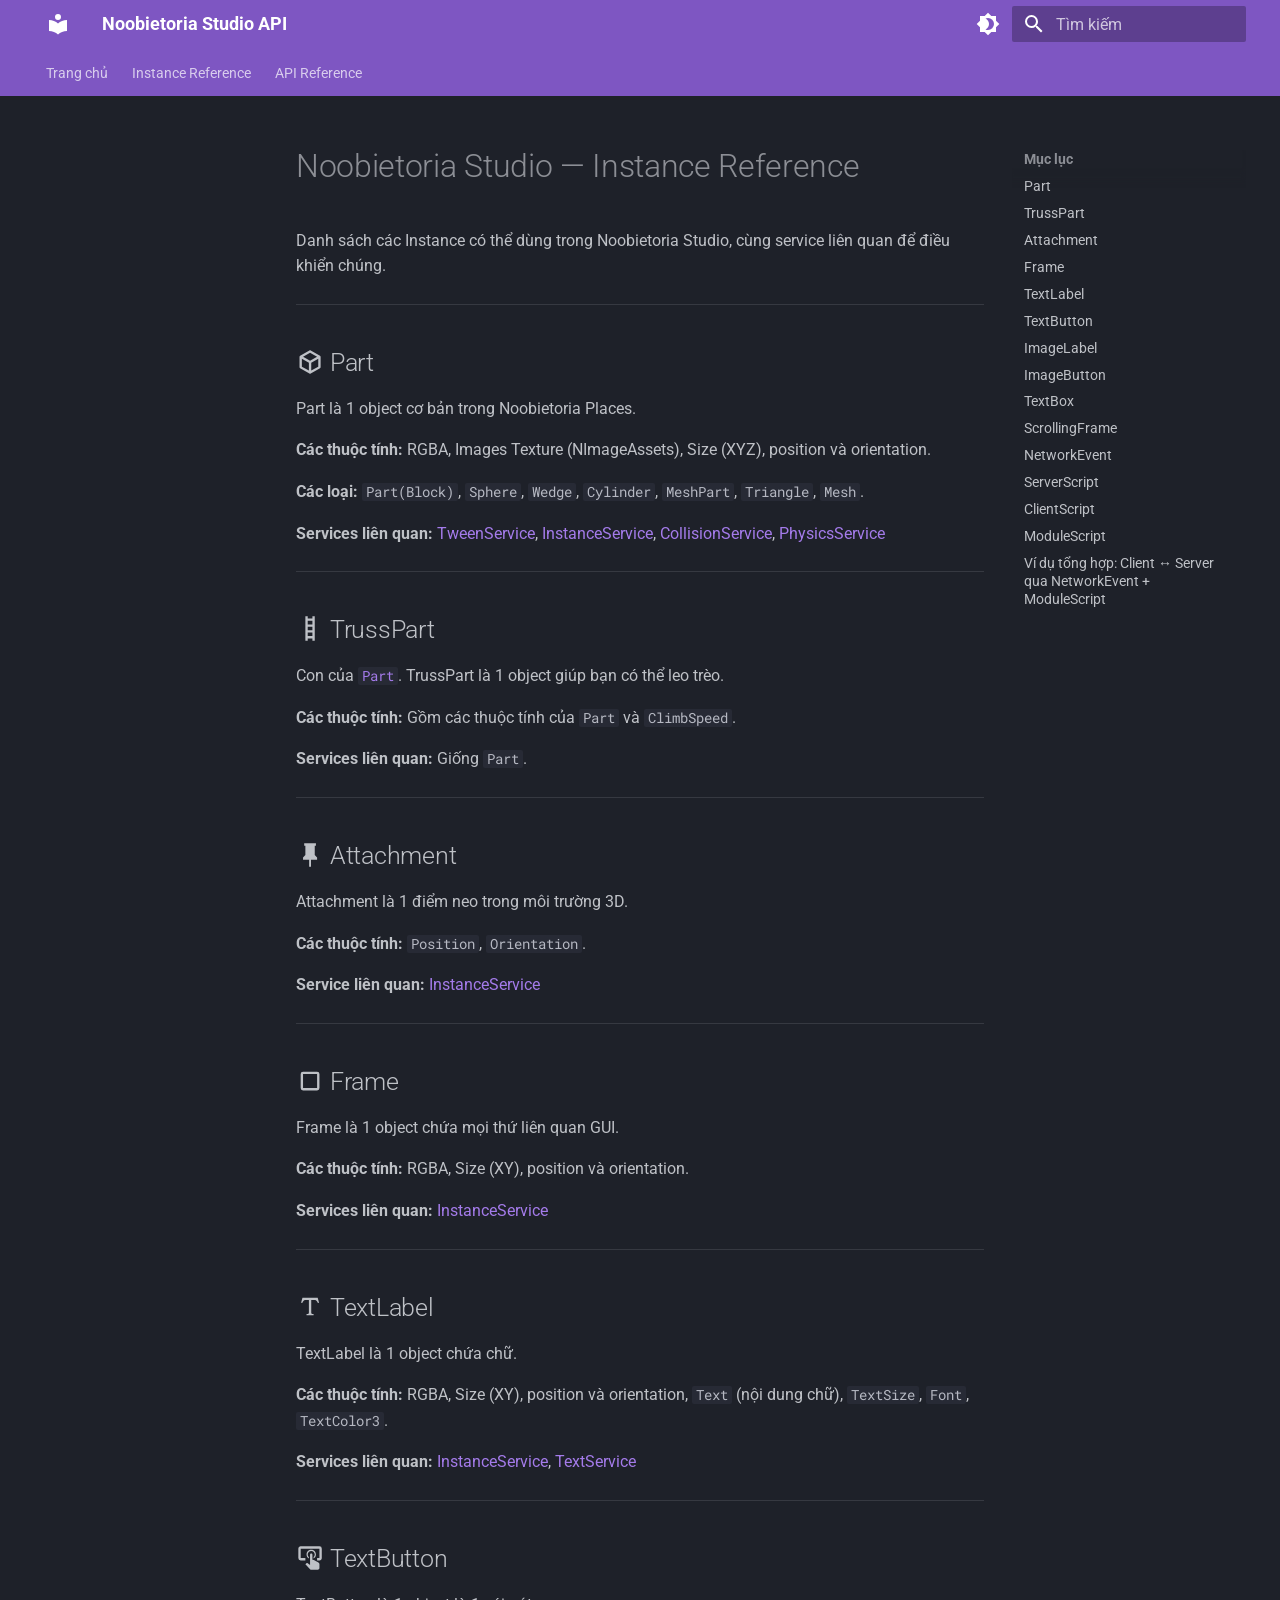
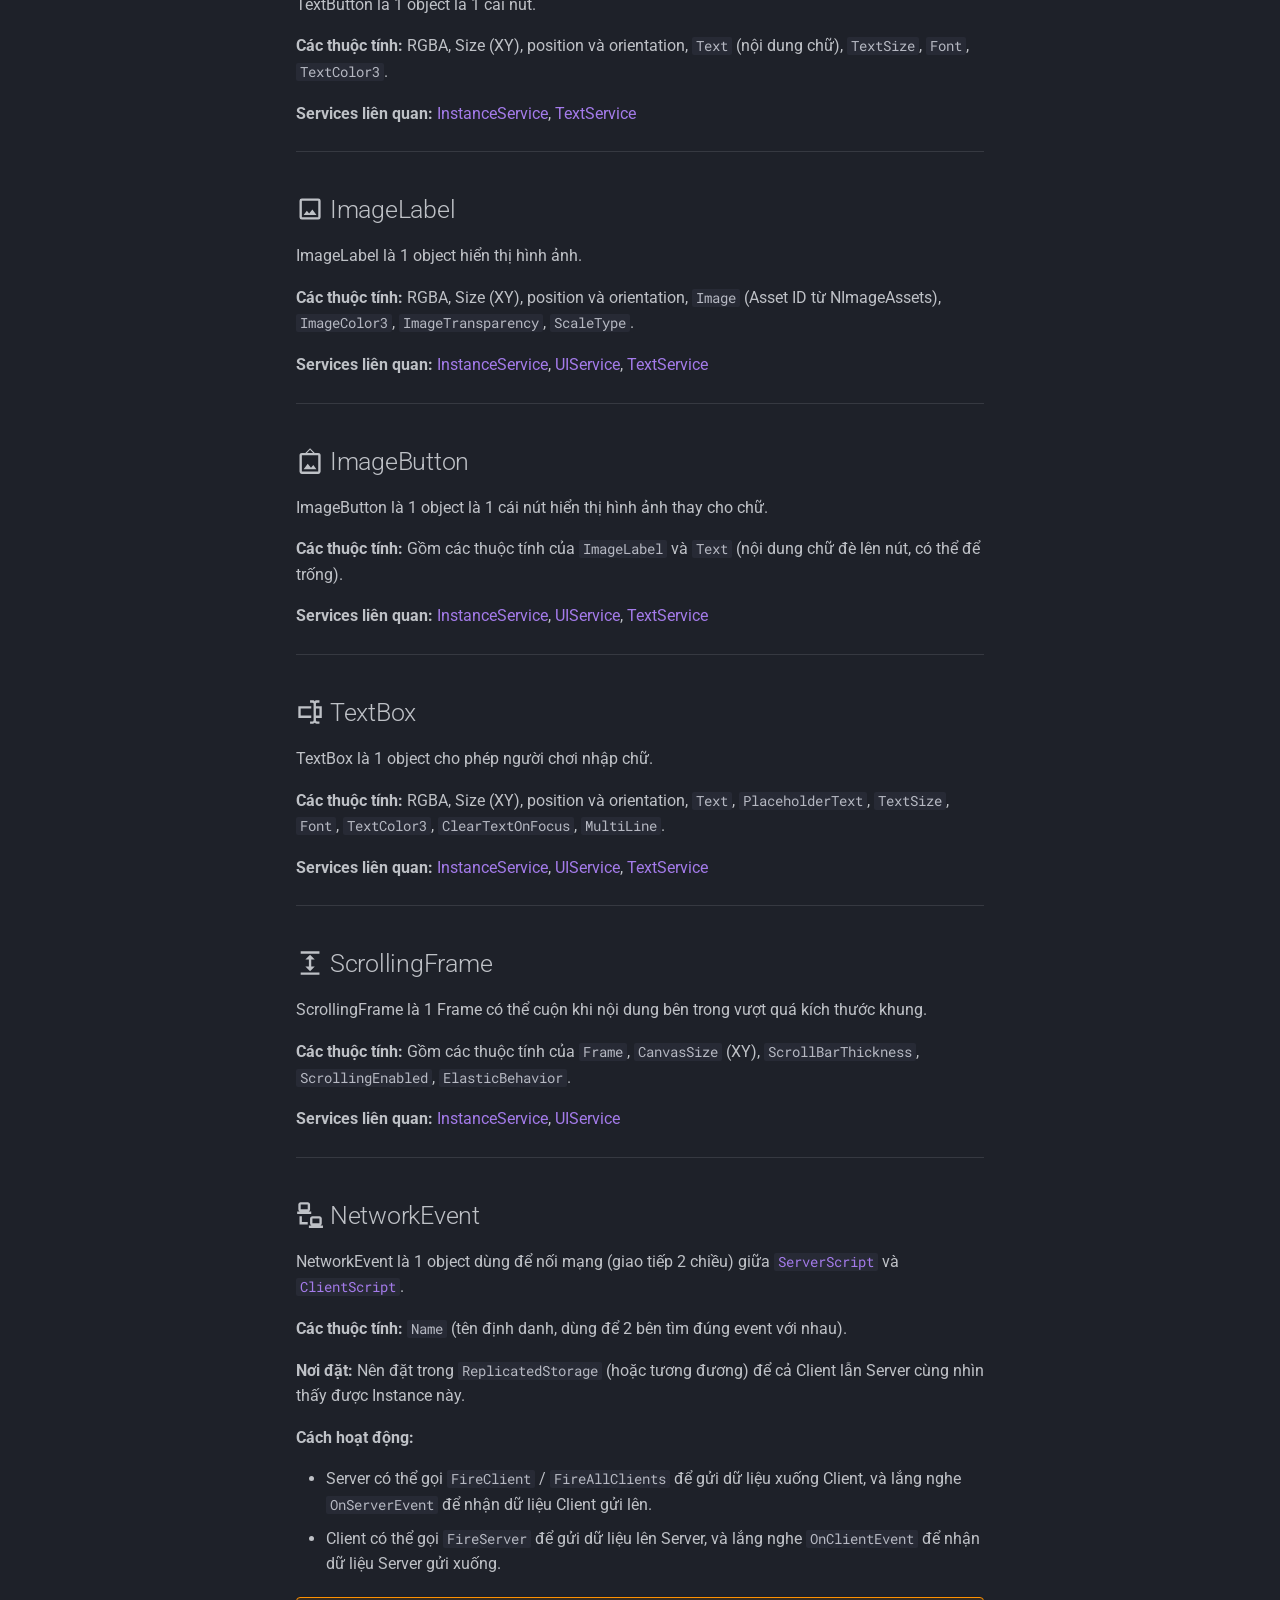
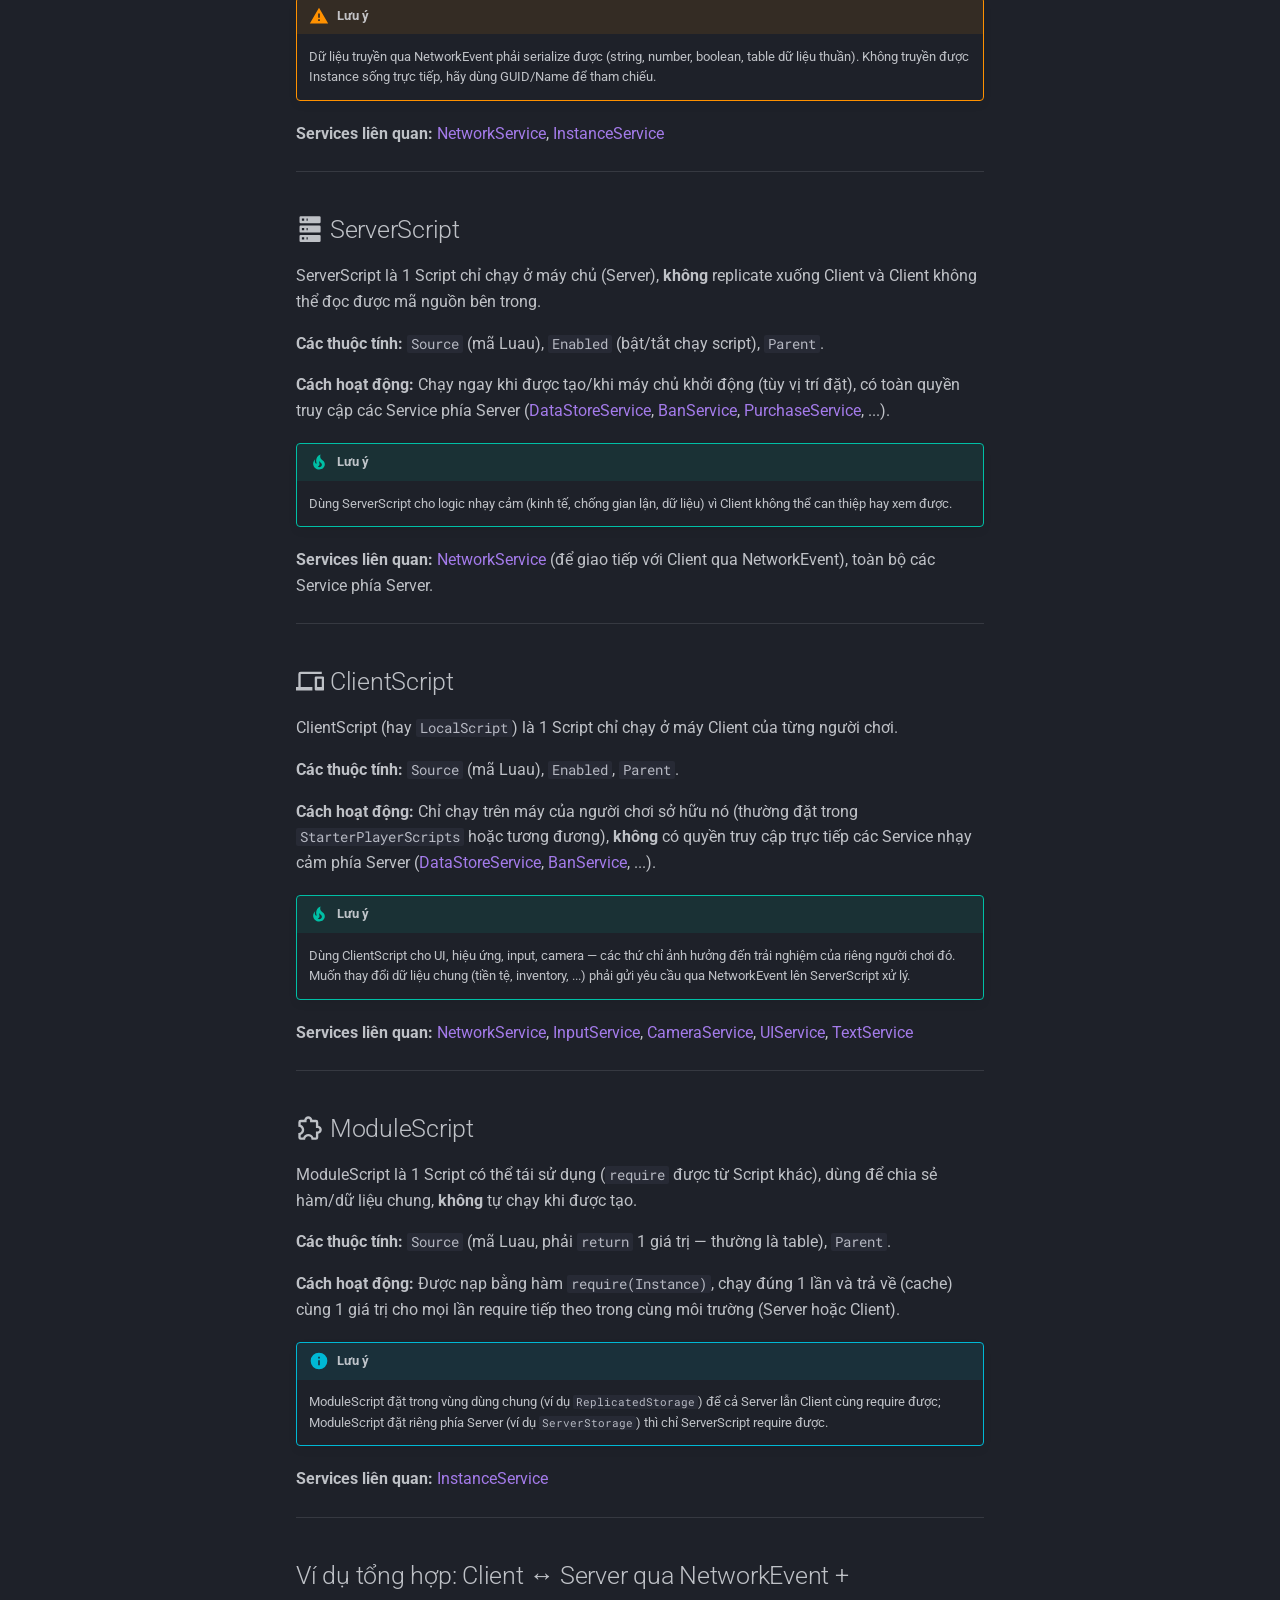
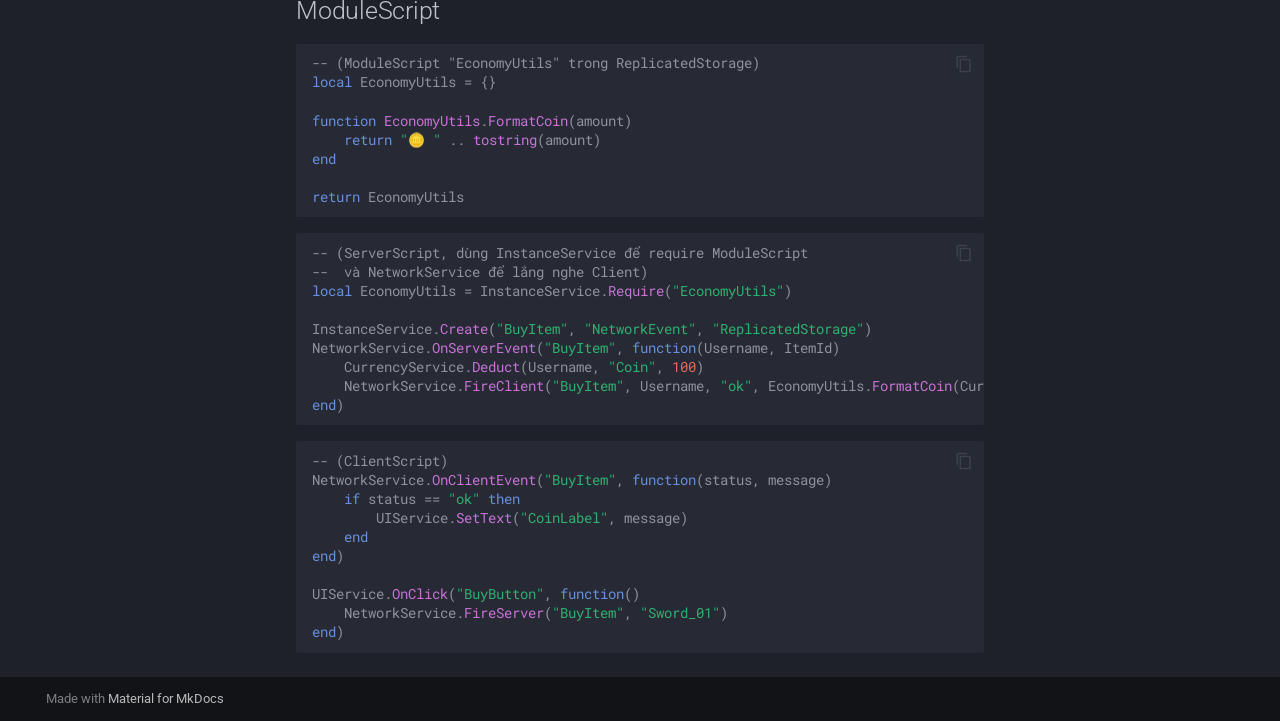
<file: docs/instance/index.html>
<!doctype html>
<html lang="vi" class="no-js">
  <head>
    
      <meta charset="utf-8">
      <meta name="viewport" content="width=device-width,initial-scale=1">
      
        <meta name="description" content="Tài liệu API chính thức của Noobietoria Studio">
      
      
        <meta name="author" content="Noobietoria Team">
      
      
        <link rel="canonical" href="https://noobietoria.github.io/Docs/docs/instance/">
      
      
      
      
        
      
      
      <link rel="icon" href="../../assets/images/favicon.png">
      <meta name="generator" content="mkdocs-1.6.1, mkdocs-material-9.8.0">
    
    
      
        <title>Noobietoria Studio — Instance Reference - Noobietoria Studio API</title>
      
    
    
      <link rel="stylesheet" href="../../assets/stylesheets/main.57a0d79d.min.css">
      
        
        <link rel="stylesheet" href="../../assets/stylesheets/palette.fb2fffe2.min.css">
      
      


    
    
      
    
    
      
        
        
        <link rel="preconnect" href="https://fonts.gstatic.com" crossorigin>
        <link rel="stylesheet" href="https://fonts.googleapis.com/css?family=Roboto:300,300i,400,400i,700,700i%7CRoboto+Mono:400,400i,700,700i&display=fallback">
        <style>:root{--md-text-font:"Roboto";--md-code-font:"Roboto Mono"}</style>
      
    
    
    <script>__md_scope=new URL("../..",location),__md_hash=e=>[...e].reduce(((e,_)=>(e<<5)-e+_.charCodeAt(0)),0),__md_get=(e,_=localStorage,t=__md_scope)=>JSON.parse(_.getItem(t.pathname+"."+e)),__md_set=(e,_,t=localStorage,a=__md_scope)=>{try{t.setItem(a.pathname+"."+e,JSON.stringify(_))}catch(e){}}</script>
    
      

    
    
  </head>
  
  
    
    
      
    
    
    
    
    <body dir="ltr" data-md-color-scheme="slate" data-md-color-primary="deep-purple" data-md-color-accent="purple">
  
    
    <input class="md-toggle" data-md-toggle="drawer" type="checkbox" id="__drawer" autocomplete="off">
    <input class="md-toggle" data-md-toggle="search" type="checkbox" id="__search" autocomplete="off">
    <label class="md-overlay" for="__drawer"></label>
    <div data-md-component="skip">
      
        
        <a href="#noobietoria-studio-instance-reference" class="md-skip">
          Bỏ qua
        </a>
      
    </div>
    <div data-md-component="announce">
      
    </div>
    
    
      

<header class="md-header" data-md-component="header">
  <nav class="md-header__inner md-grid" aria-label="Đầu trang">
    <a href="../.." title="Noobietoria Studio API" class="md-header__button md-logo" aria-label="Noobietoria Studio API" data-md-component="logo">
      
  
  <svg xmlns="http://www.w3.org/2000/svg" viewBox="0 0 24 24"><path d="M12 8a3 3 0 0 0 3-3 3 3 0 0 0-3-3 3 3 0 0 0-3 3 3 3 0 0 0 3 3m0 3.54C9.64 9.35 6.5 8 3 8v11c3.5 0 6.64 1.35 9 3.54 2.36-2.19 5.5-3.54 9-3.54V8c-3.5 0-6.64 1.35-9 3.54"/></svg>

    </a>
    <label class="md-header__button md-icon" for="__drawer">
      
      <svg xmlns="http://www.w3.org/2000/svg" viewBox="0 0 24 24"><path d="M3 6h18v2H3zm0 5h18v2H3zm0 5h18v2H3z"/></svg>
    </label>
    <div class="md-header__title" data-md-component="header-title">
      <div class="md-header__ellipsis">
        <div class="md-header__topic">
          <span class="md-ellipsis">
            Noobietoria Studio API
          </span>
        </div>
        <div class="md-header__topic" data-md-component="header-topic">
          <span class="md-ellipsis">
            
              Noobietoria Studio — Instance Reference
            
          </span>
        </div>
      </div>
    </div>
    
      
        <form class="md-header__option" data-md-component="palette">
  
    
    
    
    <input class="md-option" data-md-color-media="" data-md-color-scheme="slate" data-md-color-primary="deep-purple" data-md-color-accent="purple"  aria-label="Chuyển sang chế độ sáng"  type="radio" name="__palette" id="__palette_0">
    
      <label class="md-header__button md-icon" title="Chuyển sang chế độ sáng" for="__palette_1" hidden>
        <svg xmlns="http://www.w3.org/2000/svg" viewBox="0 0 24 24"><path d="M12 18c-.89 0-1.74-.2-2.5-.55C11.56 16.5 13 14.42 13 12s-1.44-4.5-3.5-5.45C10.26 6.2 11.11 6 12 6a6 6 0 0 1 6 6 6 6 0 0 1-6 6m8-9.31V4h-4.69L12 .69 8.69 4H4v4.69L.69 12 4 15.31V20h4.69L12 23.31 15.31 20H20v-4.69L23.31 12z"/></svg>
      </label>
    
  
    
    
    
    <input class="md-option" data-md-color-media="" data-md-color-scheme="default" data-md-color-primary="deep-purple" data-md-color-accent="purple"  aria-label="Chuyển sang chế độ tối"  type="radio" name="__palette" id="__palette_1">
    
      <label class="md-header__button md-icon" title="Chuyển sang chế độ tối" for="__palette_0" hidden>
        <svg xmlns="http://www.w3.org/2000/svg" viewBox="0 0 24 24"><path d="M12 8a4 4 0 0 0-4 4 4 4 0 0 0 4 4 4 4 0 0 0 4-4 4 4 0 0 0-4-4m0 10a6 6 0 0 1-6-6 6 6 0 0 1 6-6 6 6 0 0 1 6 6 6 6 0 0 1-6 6m8-9.31V4h-4.69L12 .69 8.69 4H4v4.69L.69 12 4 15.31V20h4.69L12 23.31 15.31 20H20v-4.69L23.31 12z"/></svg>
      </label>
    
  
</form>
      
    
    
      <script>var palette=__md_get("__palette");if(palette&&palette.color){if("(prefers-color-scheme)"===palette.color.media){var media=matchMedia("(prefers-color-scheme: light)"),input=document.querySelector(media.matches?"[data-md-color-media='(prefers-color-scheme: light)']":"[data-md-color-media='(prefers-color-scheme: dark)']");palette.color.media=input.getAttribute("data-md-color-media"),palette.color.scheme=input.getAttribute("data-md-color-scheme"),palette.color.primary=input.getAttribute("data-md-color-primary"),palette.color.accent=input.getAttribute("data-md-color-accent")}for(var[key,value]of Object.entries(palette.color))document.body.setAttribute("data-md-color-"+key,value)}</script>
    
    
    
      
      
        <label class="md-header__button md-icon" for="__search">
          
          <svg xmlns="http://www.w3.org/2000/svg" viewBox="0 0 24 24"><path d="M9.5 3A6.5 6.5 0 0 1 16 9.5c0 1.61-.59 3.09-1.56 4.23l.27.27h.79l5 5-1.5 1.5-5-5v-.79l-.27-.27A6.52 6.52 0 0 1 9.5 16 6.5 6.5 0 0 1 3 9.5 6.5 6.5 0 0 1 9.5 3m0 2C7 5 5 7 5 9.5S7 14 9.5 14 14 12 14 9.5 12 5 9.5 5"/></svg>
        </label>
        <div class="md-search" data-md-component="search" role="dialog">
  <label class="md-search__overlay" for="__search"></label>
  <div class="md-search__inner" role="search">
    <form class="md-search__form" name="search">
      <input type="text" class="md-search__input" name="query" aria-label="Tìm kiếm" placeholder="Tìm kiếm" autocapitalize="off" autocorrect="off" autocomplete="off" spellcheck="false" data-md-component="search-query" required>
      <label class="md-search__icon md-icon" for="__search">
        
        <svg xmlns="http://www.w3.org/2000/svg" viewBox="0 0 24 24"><path d="M9.5 3A6.5 6.5 0 0 1 16 9.5c0 1.61-.59 3.09-1.56 4.23l.27.27h.79l5 5-1.5 1.5-5-5v-.79l-.27-.27A6.52 6.52 0 0 1 9.5 16 6.5 6.5 0 0 1 3 9.5 6.5 6.5 0 0 1 9.5 3m0 2C7 5 5 7 5 9.5S7 14 9.5 14 14 12 14 9.5 12 5 9.5 5"/></svg>
        
        <svg xmlns="http://www.w3.org/2000/svg" viewBox="0 0 24 24"><path d="M20 11v2H8l5.5 5.5-1.42 1.42L4.16 12l7.92-7.92L13.5 5.5 8 11z"/></svg>
      </label>
      <nav class="md-search__options" aria-label="Tìm kiếm">
        
        <button type="reset" class="md-search__icon md-icon" title="Xoá" aria-label="Xoá" tabindex="-1">
          
          <svg xmlns="http://www.w3.org/2000/svg" viewBox="0 0 24 24"><path d="M19 6.41 17.59 5 12 10.59 6.41 5 5 6.41 10.59 12 5 17.59 6.41 19 12 13.41 17.59 19 19 17.59 13.41 12z"/></svg>
        </button>
      </nav>
      
        <div class="md-search__suggest" data-md-component="search-suggest"></div>
      
    </form>
    <div class="md-search__output">
      <div class="md-search__scrollwrap" tabindex="0" data-md-scrollfix>
        <div class="md-search-result" data-md-component="search-result">
          <div class="md-search-result__meta">
            Initializing search
          </div>
          <ol class="md-search-result__list" role="presentation"></ol>
        </div>
      </div>
    </div>
  </div>
</div>
      
    
    
  </nav>
  
</header>
    
    <div class="md-container" data-md-component="container">
      
      
        
          
            
<nav class="md-tabs" aria-label="Tabs" data-md-component="tabs">
  <div class="md-grid">
    <ul class="md-tabs__list">
      
        
  
  
  
  
    <li class="md-tabs__item">
      <a href="../.." class="md-tabs__link">
        
  
  
    
  
  Trang chủ

      </a>
    </li>
  

      
        
  
  
  
  
    <li class="md-tabs__item">
      <a href="../../instance/" class="md-tabs__link">
        
  
  
    
  
  Instance Reference

      </a>
    </li>
  

      
        
  
  
  
  
    <li class="md-tabs__item">
      <a href="../../api/" class="md-tabs__link">
        
  
  
    
  
  API Reference

      </a>
    </li>
  

      
    </ul>
  </div>
</nav>
          
        
      
      <main class="md-main" data-md-component="main">
        <div class="md-main__inner md-grid">
          
            
              
              <div class="md-sidebar md-sidebar--primary" data-md-component="sidebar" data-md-type="navigation" >
                <div class="md-sidebar__scrollwrap">
                  <div class="md-sidebar__inner">
                    


  


<nav class="md-nav md-nav--primary md-nav--lifted" aria-label="Thanh điều hướng" data-md-level="0">
  <label class="md-nav__title" for="__drawer">
    <a href="../.." title="Noobietoria Studio API" class="md-nav__button md-logo" aria-label="Noobietoria Studio API" data-md-component="logo">
      
  
  <svg xmlns="http://www.w3.org/2000/svg" viewBox="0 0 24 24"><path d="M12 8a3 3 0 0 0 3-3 3 3 0 0 0-3-3 3 3 0 0 0-3 3 3 3 0 0 0 3 3m0 3.54C9.64 9.35 6.5 8 3 8v11c3.5 0 6.64 1.35 9 3.54 2.36-2.19 5.5-3.54 9-3.54V8c-3.5 0-6.64 1.35-9 3.54"/></svg>

    </a>
    Noobietoria Studio API
  </label>
  
  <ul class="md-nav__list" data-md-scrollfix>
    
      
      
  
  
  
  
    <li class="md-nav__item">
      <a href="../.." class="md-nav__link">
        
  
  
  <span class="md-ellipsis">
    
  
    Trang chủ
  

    
  </span>
  
  

      </a>
    </li>
  

    
      
      
  
  
  
  
    <li class="md-nav__item">
      <a href="../../instance/" class="md-nav__link">
        
  
  
  <span class="md-ellipsis">
    
  
    Instance Reference
  

    
  </span>
  
  

      </a>
    </li>
  

    
      
      
  
  
  
  
    <li class="md-nav__item">
      <a href="../../api/" class="md-nav__link">
        
  
  
  <span class="md-ellipsis">
    
  
    API Reference
  

    
  </span>
  
  

      </a>
    </li>
  

    
  </ul>
</nav>
                  </div>
                </div>
              </div>
            
            
              
              <div class="md-sidebar md-sidebar--secondary" data-md-component="sidebar" data-md-type="toc" >
                <div class="md-sidebar__scrollwrap">
                  <div class="md-sidebar__inner">
                    

<nav class="md-nav md-nav--secondary" aria-label="Mục lục">
  
  
  
    
  
  
    <label class="md-nav__title" for="__toc">
      <span class="md-nav__icon md-icon"></span>
      Mục lục
    </label>
    <ul class="md-nav__list" data-md-component="toc" data-md-scrollfix>
      
        <li class="md-nav__item">
  <a href="#part" class="md-nav__link">
    <span class="md-ellipsis">
      
        Part
      
    </span>
  </a>
  
</li>
      
        <li class="md-nav__item">
  <a href="#trusspart" class="md-nav__link">
    <span class="md-ellipsis">
      
        TrussPart
      
    </span>
  </a>
  
</li>
      
        <li class="md-nav__item">
  <a href="#attachment" class="md-nav__link">
    <span class="md-ellipsis">
      
        Attachment
      
    </span>
  </a>
  
</li>
      
        <li class="md-nav__item">
  <a href="#frame" class="md-nav__link">
    <span class="md-ellipsis">
      
        Frame
      
    </span>
  </a>
  
</li>
      
        <li class="md-nav__item">
  <a href="#textlabel" class="md-nav__link">
    <span class="md-ellipsis">
      
        TextLabel
      
    </span>
  </a>
  
</li>
      
        <li class="md-nav__item">
  <a href="#textbutton" class="md-nav__link">
    <span class="md-ellipsis">
      
        TextButton
      
    </span>
  </a>
  
</li>
      
        <li class="md-nav__item">
  <a href="#imagelabel" class="md-nav__link">
    <span class="md-ellipsis">
      
        ImageLabel
      
    </span>
  </a>
  
</li>
      
        <li class="md-nav__item">
  <a href="#imagebutton" class="md-nav__link">
    <span class="md-ellipsis">
      
        ImageButton
      
    </span>
  </a>
  
</li>
      
        <li class="md-nav__item">
  <a href="#textbox" class="md-nav__link">
    <span class="md-ellipsis">
      
        TextBox
      
    </span>
  </a>
  
</li>
      
        <li class="md-nav__item">
  <a href="#scrollingframe" class="md-nav__link">
    <span class="md-ellipsis">
      
        ScrollingFrame
      
    </span>
  </a>
  
</li>
      
        <li class="md-nav__item">
  <a href="#networkevent" class="md-nav__link">
    <span class="md-ellipsis">
      
        NetworkEvent
      
    </span>
  </a>
  
</li>
      
        <li class="md-nav__item">
  <a href="#serverscript" class="md-nav__link">
    <span class="md-ellipsis">
      
        ServerScript
      
    </span>
  </a>
  
</li>
      
        <li class="md-nav__item">
  <a href="#clientscript" class="md-nav__link">
    <span class="md-ellipsis">
      
        ClientScript
      
    </span>
  </a>
  
</li>
      
        <li class="md-nav__item">
  <a href="#modulescript" class="md-nav__link">
    <span class="md-ellipsis">
      
        ModuleScript
      
    </span>
  </a>
  
</li>
      
        <li class="md-nav__item">
  <a href="#vi-du-tong-hop-client-server-qua-networkevent-modulescript" class="md-nav__link">
    <span class="md-ellipsis">
      
        Ví dụ tổng hợp: Client ↔ Server qua NetworkEvent + ModuleScript
      
    </span>
  </a>
  
</li>
      
    </ul>
  
</nav>
                  </div>
                </div>
              </div>
            
          
          
            <div class="md-content" data-md-component="content">
              
              <article class="md-content__inner md-typeset">
                
                  



<h1 id="noobietoria-studio-instance-reference">Noobietoria Studio — Instance Reference<a class="headerlink" href="#noobietoria-studio-instance-reference" title="Permanent link">&para;</a></h1>
<p>Danh sách các Instance có thể dùng trong Noobietoria Studio, cùng service liên quan để điều khiển chúng.</p>
<hr />
<h2 id="part"><span class="twemoji"><svg xmlns="http://www.w3.org/2000/svg" viewBox="0 0 24 24"><path d="M21 16.5c0 .38-.21.71-.53.88l-7.9 4.44c-.16.12-.36.18-.57.18s-.41-.06-.57-.18l-7.9-4.44A.99.99 0 0 1 3 16.5v-9c0-.38.21-.71.53-.88l7.9-4.44c.16-.12.36-.18.57-.18s.41.06.57.18l7.9 4.44c.32.17.53.5.53.88zM12 4.15 6.04 7.5 12 10.85l5.96-3.35zM5 15.91l6 3.38v-6.71L5 9.21zm14 0v-6.7l-6 3.37v6.71z"/></svg></span> Part<a class="headerlink" href="#part" title="Permanent link">&para;</a></h2>
<p>Part là 1 object cơ bản trong Noobietoria Places.</p>
<p><strong>Các thuộc tính:</strong> RGBA, Images Texture (NImageAssets), Size (XYZ), position và orientation.</p>
<p><strong>Các loại:</strong> <code>Part(Block)</code>, <code>Sphere</code>, <code>Wedge</code>, <code>Cylinder</code>, <code>MeshPart</code>, <code>Triangle</code>, <code>Mesh</code>.</p>
<p><strong>Services liên quan:</strong> <a href="../api/#tweenservice">TweenService</a>, <a href="../api/#instanceservice">InstanceService</a>, <a href="../api/#collisionservice">CollisionService</a>, <a href="../api/#physicsservice">PhysicsService</a></p>
<hr />
<h2 id="trusspart"><span class="twemoji"><svg xmlns="http://www.w3.org/2000/svg" viewBox="0 0 24 24"><path d="M14 1v2h-4V1H8v21h2v-2h4v2h2V1zm0 4v3h-4V5zm0 5v3h-4v-3zm-4 8v-3h4v3z"/></svg></span> TrussPart<a class="headerlink" href="#trusspart" title="Permanent link">&para;</a></h2>
<p>Con của <a href="#part"><code>Part</code></a>. TrussPart là 1 object giúp bạn có thể leo trèo.</p>
<p><strong>Các thuộc tính:</strong> Gồm các thuộc tính của <code>Part</code> và <code>ClimbSpeed</code>.</p>
<p><strong>Services liên quan:</strong> Giống <code>Part</code>.</p>
<hr />
<h2 id="attachment"><span class="twemoji"><svg xmlns="http://www.w3.org/2000/svg" viewBox="0 0 24 24"><path d="M16 12V4h1V2H7v2h1v8l-2 2v2h5.2v6h1.6v-6H18v-2z"/></svg></span> Attachment<a class="headerlink" href="#attachment" title="Permanent link">&para;</a></h2>
<p>Attachment là 1 điểm neo trong môi trường 3D.</p>
<p><strong>Các thuộc tính:</strong> <code>Position</code>, <code>Orientation</code>.</p>
<p><strong>Service liên quan:</strong> <a href="../api/#instanceservice">InstanceService</a></p>
<hr />
<h2 id="frame"><span class="twemoji"><svg xmlns="http://www.w3.org/2000/svg" viewBox="0 0 24 24"><path d="M18 18H6V6h12m0-2H6a2 2 0 0 0-2 2v12a2 2 0 0 0 2 2h12a2 2 0 0 0 2-2V6a2 2 0 0 0-2-2"/></svg></span> Frame<a class="headerlink" href="#frame" title="Permanent link">&para;</a></h2>
<p>Frame là 1 object chứa mọi thứ liên quan GUI.</p>
<p><strong>Các thuộc tính:</strong> RGBA, Size (XY), position và orientation.</p>
<p><strong>Services liên quan:</strong> <a href="../api/#instanceservice">InstanceService</a></p>
<hr />
<h2 id="textlabel"><span class="twemoji"><svg xmlns="http://www.w3.org/2000/svg" viewBox="0 0 24 24"><path d="m18.5 4 1.16 4.35-.96.26c-.45-.87-.91-1.74-1.44-2.18C16.73 6 16.11 6 15.5 6H13v10.5c0 .5 0 1 .33 1.25.34.25 1 .25 1.67.25v1H9v-1c.67 0 1.33 0 1.67-.25.33-.25.33-.75.33-1.25V6H8.5c-.61 0-1.23 0-1.76.43-.53.44-.99 1.31-1.44 2.18l-.96-.26L5.5 4z"/></svg></span> TextLabel<a class="headerlink" href="#textlabel" title="Permanent link">&para;</a></h2>
<p>TextLabel là 1 object chứa chữ.</p>
<p><strong>Các thuộc tính:</strong> RGBA, Size (XY), position và orientation, <code>Text</code> (nội dung chữ), <code>TextSize</code>, <code>Font</code>, <code>TextColor3</code>.</p>
<p><strong>Services liên quan:</strong> <a href="../api/#instanceservice">InstanceService</a>, <a href="../api/#textservice">TextService</a></p>
<hr />
<h2 id="textbutton"><span class="twemoji"><svg xmlns="http://www.w3.org/2000/svg" viewBox="0 0 24 24"><path d="M13 5c2.21 0 4 1.79 4 4 0 1.5-.8 2.77-2 3.46v-1.22c.61-.55 1-1.35 1-2.24 0-1.66-1.34-3-3-3s-3 1.34-3 3c0 .89.39 1.69 1 2.24v1.22C9.8 11.77 9 10.5 9 9c0-2.21 1.79-4 4-4m7 15.5c-.03.82-.68 1.47-1.5 1.5H13c-.38 0-.74-.15-1-.43l-4-4.2.74-.77c.19-.21.46-.32.76-.32h.2L12 18V9c0-.55.45-1 1-1s1 .45 1 1v4.47l1.21.13 3.94 2.19c.53.24.85.77.85 1.35zM20 2H4c-1.1 0-2 .9-2 2v8a2 2 0 0 0 2 2h4v-2H4V4h16v8h-2v2h2v-.04l.04.04c1.09 0 1.96-.91 1.96-2V4a2 2 0 0 0-2-2"/></svg></span> TextButton<a class="headerlink" href="#textbutton" title="Permanent link">&para;</a></h2>
<p>TextButton là 1 object là 1 cái nút.</p>
<p><strong>Các thuộc tính:</strong> RGBA, Size (XY), position và orientation, <code>Text</code> (nội dung chữ), <code>TextSize</code>, <code>Font</code>, <code>TextColor3</code>.</p>
<p><strong>Services liên quan:</strong> <a href="../api/#instanceservice">InstanceService</a>, <a href="../api/#textservice">TextService</a></p>
<hr />
<h2 id="imagelabel"><span class="twemoji"><svg xmlns="http://www.w3.org/2000/svg" viewBox="0 0 24 24"><path d="M19 19H5V5h14m0-2H5a2 2 0 0 0-2 2v14a2 2 0 0 0 2 2h14a2 2 0 0 0 2-2V5a2 2 0 0 0-2-2m-5.04 9.29-2.75 3.54-1.96-2.36L6.5 17h11z"/></svg></span> ImageLabel<a class="headerlink" href="#imagelabel" title="Permanent link">&para;</a></h2>
<p>ImageLabel là 1 object hiển thị hình ảnh.</p>
<p><strong>Các thuộc tính:</strong> RGBA, Size (XY), position và orientation, <code>Image</code> (Asset ID từ NImageAssets), <code>ImageColor3</code>, <code>ImageTransparency</code>, <code>ScaleType</code>.</p>
<p><strong>Services liên quan:</strong> <a href="../api/#instanceservice">InstanceService</a>, <a href="../api/#uiservice">UIService</a>, <a href="../api/#textservice">TextService</a></p>
<hr />
<h2 id="imagebutton"><span class="twemoji"><svg xmlns="http://www.w3.org/2000/svg" viewBox="0 0 24 24"><path d="M10 14.29 6.5 19h10.96l-2.71-3.54-1.97 2.34zM5 21V7h13.96v14zm7-18.6 2.61 2.63H9.37zM5 5.03c-.5 0-1 .19-1.39.58C3.2 6 3 6.46 3 7v14c0 .5.2 1 .61 1.39C4 22.8 4.5 23 5 23h13.96c.54 0 1-.2 1.41-.61.4-.39.63-.89.63-1.39V7c0-.54-.23-1-.63-1.39-.41-.39-.87-.58-1.41-.58H16L12 1 7.96 5.03z"/></svg></span> ImageButton<a class="headerlink" href="#imagebutton" title="Permanent link">&para;</a></h2>
<p>ImageButton là 1 object là 1 cái nút hiển thị hình ảnh thay cho chữ.</p>
<p><strong>Các thuộc tính:</strong> Gồm các thuộc tính của <code>ImageLabel</code> và <code>Text</code> (nội dung chữ đè lên nút, có thể để trống).</p>
<p><strong>Services liên quan:</strong> <a href="../api/#instanceservice">InstanceService</a>, <a href="../api/#uiservice">UIService</a>, <a href="../api/#textservice">TextService</a></p>
<hr />
<h2 id="textbox"><span class="twemoji"><svg xmlns="http://www.w3.org/2000/svg" viewBox="0 0 24 24"><path d="M17 7h5v10h-5v2a1 1 0 0 0 1 1h2v2h-2.5c-.55 0-1.5-.45-1.5-1 0 .55-.95 1-1.5 1H12v-2h2a1 1 0 0 0 1-1V5a1 1 0 0 0-1-1h-2V2h2.5c.55 0 1.5.45 1.5 1 0-.55.95-1 1.5-1H20v2h-2a1 1 0 0 0-1 1zM2 7h11v2H4v6h9v2H2zm18 8V9h-3v6z"/></svg></span> TextBox<a class="headerlink" href="#textbox" title="Permanent link">&para;</a></h2>
<p>TextBox là 1 object cho phép người chơi nhập chữ.</p>
<p><strong>Các thuộc tính:</strong> RGBA, Size (XY), position và orientation, <code>Text</code>, <code>PlaceholderText</code>, <code>TextSize</code>, <code>Font</code>, <code>TextColor3</code>, <code>ClearTextOnFocus</code>, <code>MultiLine</code>.</p>
<p><strong>Services liên quan:</strong> <a href="../api/#instanceservice">InstanceService</a>, <a href="../api/#uiservice">UIService</a>, <a href="../api/#textservice">TextService</a></p>
<hr />
<h2 id="scrollingframe"><span class="twemoji"><svg xmlns="http://www.w3.org/2000/svg" viewBox="0 0 24 24"><path d="M13 9v6h3l-4 4-4-4h3V9H8l4-4 4 4zM4 2h16v2H4zm0 18h16v2H4z"/></svg></span> ScrollingFrame<a class="headerlink" href="#scrollingframe" title="Permanent link">&para;</a></h2>
<p>ScrollingFrame là 1 Frame có thể cuộn khi nội dung bên trong vượt quá kích thước khung.</p>
<p><strong>Các thuộc tính:</strong> Gồm các thuộc tính của <code>Frame</code>, <code>CanvasSize</code> (XY), <code>ScrollBarThickness</code>, <code>ScrollingEnabled</code>, <code>ElasticBehavior</code>.</p>
<p><strong>Services liên quan:</strong> <a href="../api/#instanceservice">InstanceService</a>, <a href="../api/#uiservice">UIService</a></p>
<hr />
<h2 id="networkevent"><span class="twemoji"><svg xmlns="http://www.w3.org/2000/svg" viewBox="0 0 24 24"><path d="M4 1c-1.11 0-2 .89-2 2v4c0 1.11.89 2 2 2H1v2h12V9h-3c1.11 0 2-.89 2-2V3c0-1.11-.89-2-2-2zm0 2h6v4H4zM3 13v7h7v-2H5v-5zm11 0c-1.11 0-2 .89-2 2v4c0 1.11.89 2 2 2h-3v2h12v-2h-3c1.11 0 2-.89 2-2v-4c0-1.11-.89-2-2-2zm0 2h6v4h-6z"/></svg></span> NetworkEvent<a class="headerlink" href="#networkevent" title="Permanent link">&para;</a></h2>
<p>NetworkEvent là 1 object dùng để nối mạng (giao tiếp 2 chiều) giữa <a href="#serverscript"><code>ServerScript</code></a> và <a href="#clientscript"><code>ClientScript</code></a>.</p>
<p><strong>Các thuộc tính:</strong> <code>Name</code> (tên định danh, dùng để 2 bên tìm đúng event với nhau).</p>
<p><strong>Nơi đặt:</strong> Nên đặt trong <code>ReplicatedStorage</code> (hoặc tương đương) để cả Client lẫn Server cùng nhìn thấy được Instance này.</p>
<p><strong>Cách hoạt động:</strong></p>
<ul>
<li>Server có thể gọi <code>FireClient</code> / <code>FireAllClients</code> để gửi dữ liệu xuống Client, và lắng nghe <code>OnServerEvent</code> để nhận dữ liệu Client gửi lên.</li>
<li>Client có thể gọi <code>FireServer</code> để gửi dữ liệu lên Server, và lắng nghe <code>OnClientEvent</code> để nhận dữ liệu Server gửi xuống.</li>
</ul>
<div class="admonition warning">
<p class="admonition-title">Lưu ý</p>
<p>Dữ liệu truyền qua NetworkEvent phải serialize được (string, number, boolean, table dữ liệu thuần). Không truyền được Instance sống trực tiếp, hãy dùng GUID/Name để tham chiếu.</p>
</div>
<p><strong>Services liên quan:</strong> <a href="../api/#networkservice">NetworkService</a>, <a href="../api/#instanceservice">InstanceService</a></p>
<hr />
<h2 id="serverscript"><span class="twemoji"><svg xmlns="http://www.w3.org/2000/svg" viewBox="0 0 24 24"><path d="M4 1h16a1 1 0 0 1 1 1v4a1 1 0 0 1-1 1H4a1 1 0 0 1-1-1V2a1 1 0 0 1 1-1m0 8h16a1 1 0 0 1 1 1v4a1 1 0 0 1-1 1H4a1 1 0 0 1-1-1v-4a1 1 0 0 1 1-1m0 8h16a1 1 0 0 1 1 1v4a1 1 0 0 1-1 1H4a1 1 0 0 1-1-1v-4a1 1 0 0 1 1-1M9 5h1V3H9zm0 8h1v-2H9zm0 8h1v-2H9zM5 3v2h2V3zm0 8v2h2v-2zm0 8v2h2v-2z"/></svg></span> ServerScript<a class="headerlink" href="#serverscript" title="Permanent link">&para;</a></h2>
<p>ServerScript là 1 Script chỉ chạy ở máy chủ (Server), <strong>không</strong> replicate xuống Client và Client không thể đọc được mã nguồn bên trong.</p>
<p><strong>Các thuộc tính:</strong> <code>Source</code> (mã Luau), <code>Enabled</code> (bật/tắt chạy script), <code>Parent</code>.</p>
<p><strong>Cách hoạt động:</strong> Chạy ngay khi được tạo/khi máy chủ khởi động (tùy vị trí đặt), có toàn quyền truy cập các Service phía Server (<a href="../api/#datastoreservice">DataStoreService</a>, <a href="../api/#banservice">BanService</a>, <a href="../api/#purchaseservice">PurchaseService</a>, ...).</p>
<div class="admonition tip">
<p class="admonition-title">Lưu ý</p>
<p>Dùng ServerScript cho logic nhạy cảm (kinh tế, chống gian lận, dữ liệu) vì Client không thể can thiệp hay xem được.</p>
</div>
<p><strong>Services liên quan:</strong> <a href="../api/#networkservice">NetworkService</a> (để giao tiếp với Client qua NetworkEvent), toàn bộ các Service phía Server.</p>
<hr />
<h2 id="clientscript"><span class="twemoji"><svg xmlns="http://www.w3.org/2000/svg" viewBox="0 0 24 24"><path d="M22 17h-4v-7h4m1-2h-6a1 1 0 0 0-1 1v10a1 1 0 0 0 1 1h6a1 1 0 0 0 1-1V9a1 1 0 0 0-1-1M4 6h18V4H4a2 2 0 0 0-2 2v11H0v3h14v-3H4z"/></svg></span> ClientScript<a class="headerlink" href="#clientscript" title="Permanent link">&para;</a></h2>
<p>ClientScript (hay <code>LocalScript</code>) là 1 Script chỉ chạy ở máy Client của từng người chơi.</p>
<p><strong>Các thuộc tính:</strong> <code>Source</code> (mã Luau), <code>Enabled</code>, <code>Parent</code>.</p>
<p><strong>Cách hoạt động:</strong> Chỉ chạy trên máy của người chơi sở hữu nó (thường đặt trong <code>StarterPlayerScripts</code> hoặc tương đương), <strong>không</strong> có quyền truy cập trực tiếp các Service nhạy cảm phía Server (<a href="../api/#datastoreservice">DataStoreService</a>, <a href="../api/#banservice">BanService</a>, ...).</p>
<div class="admonition tip">
<p class="admonition-title">Lưu ý</p>
<p>Dùng ClientScript cho UI, hiệu ứng, input, camera — các thứ chỉ ảnh hưởng đến trải nghiệm của riêng người chơi đó. Muốn thay đổi dữ liệu chung (tiền tệ, inventory, ...) phải gửi yêu cầu qua NetworkEvent lên ServerScript xử lý.</p>
</div>
<p><strong>Services liên quan:</strong> <a href="../api/#networkservice">NetworkService</a>, <a href="../api/#inputservice">InputService</a>, <a href="../api/#cameraservice">CameraService</a>, <a href="../api/#uiservice">UIService</a>, <a href="../api/#textservice">TextService</a></p>
<hr />
<h2 id="modulescript"><span class="twemoji"><svg xmlns="http://www.w3.org/2000/svg" viewBox="0 0 24 24"><path d="M22 13.5c0 1.76-1.3 3.22-3 3.46V20a2 2 0 0 1-2 2h-3.8v-.3a2.7 2.7 0 0 0-2.7-2.7c-1.5 0-2.7 1.21-2.7 2.7v.3H4a2 2 0 0 1-2-2v-3.8h.3C3.79 16.2 5 15 5 13.5s-1.21-2.7-2.7-2.7H2V7a2 2 0 0 1 2-2h3.04c.24-1.7 1.7-3 3.46-3s3.22 1.3 3.46 3H17a2 2 0 0 1 2 2v3.04c1.7.24 3 1.7 3 3.46M17 15h1.5a1.5 1.5 0 0 0 1.5-1.5 1.5 1.5 0 0 0-1.5-1.5H17V7h-5V5.5A1.5 1.5 0 0 0 10.5 4 1.5 1.5 0 0 0 9 5.5V7H4v2.12c1.76.68 3 2.38 3 4.38s-1.25 3.7-3 4.38V20h2.12a4.7 4.7 0 0 1 4.38-3c2 0 3.7 1.25 4.38 3H17z"/></svg></span> ModuleScript<a class="headerlink" href="#modulescript" title="Permanent link">&para;</a></h2>
<p>ModuleScript là 1 Script có thể tái sử dụng (<code>require</code> được từ Script khác), dùng để chia sẻ hàm/dữ liệu chung, <strong>không</strong> tự chạy khi được tạo.</p>
<p><strong>Các thuộc tính:</strong> <code>Source</code> (mã Luau, phải <code>return</code> 1 giá trị — thường là table), <code>Parent</code>.</p>
<p><strong>Cách hoạt động:</strong> Được nạp bằng hàm <code>require(Instance)</code>, chạy đúng 1 lần và trả về (cache) cùng 1 giá trị cho mọi lần require tiếp theo trong cùng môi trường (Server hoặc Client).</p>
<div class="admonition info">
<p class="admonition-title">Lưu ý</p>
<p>ModuleScript đặt trong vùng dùng chung (ví dụ <code>ReplicatedStorage</code>) để cả Server lẫn Client cùng require được; ModuleScript đặt riêng phía Server (ví dụ <code>ServerStorage</code>) thì chỉ ServerScript require được.</p>
</div>
<p><strong>Services liên quan:</strong> <a href="../api/#instanceservice">InstanceService</a></p>
<hr />
<h2 id="vi-du-tong-hop-client-server-qua-networkevent-modulescript">Ví dụ tổng hợp: Client ↔ Server qua NetworkEvent + ModuleScript<a class="headerlink" href="#vi-du-tong-hop-client-server-qua-networkevent-modulescript" title="Permanent link">&para;</a></h2>
<div class="highlight"><pre><span></span><code><a id="__codelineno-0-1" name="__codelineno-0-1" href="#__codelineno-0-1"></a><span class="c1">-- (ModuleScript "EconomyUtils" trong ReplicatedStorage)</span>
<a id="__codelineno-0-2" name="__codelineno-0-2" href="#__codelineno-0-2"></a><span class="kd">local</span><span class="w"> </span><span class="nv">EconomyUtils</span><span class="w"> </span><span class="o">=</span><span class="w"> </span><span class="p">{}</span>
<a id="__codelineno-0-3" name="__codelineno-0-3" href="#__codelineno-0-3"></a>
<a id="__codelineno-0-4" name="__codelineno-0-4" href="#__codelineno-0-4"></a><span class="kr">function</span><span class="w"> </span><span class="nc">EconomyUtils</span><span class="p">.</span><span class="nf">FormatCoin</span><span class="p">(</span><span class="nv">amount</span><span class="p">)</span>
<a id="__codelineno-0-5" name="__codelineno-0-5" href="#__codelineno-0-5"></a><span class="w">    </span><span class="kr">return</span><span class="w"> </span><span class="s2">"🪙 "</span><span class="w"> </span><span class="o">..</span><span class="w"> </span><span class="nf">tostring</span><span class="p">(</span><span class="nv">amount</span><span class="p">)</span>
<a id="__codelineno-0-6" name="__codelineno-0-6" href="#__codelineno-0-6"></a><span class="kr">end</span>
<a id="__codelineno-0-7" name="__codelineno-0-7" href="#__codelineno-0-7"></a>
<a id="__codelineno-0-8" name="__codelineno-0-8" href="#__codelineno-0-8"></a><span class="kr">return</span><span class="w"> </span><span class="nv">EconomyUtils</span>
</code></pre></div>
<div class="highlight"><pre><span></span><code><a id="__codelineno-1-1" name="__codelineno-1-1" href="#__codelineno-1-1"></a><span class="c1">-- (ServerScript, dùng InstanceService để require ModuleScript</span>
<a id="__codelineno-1-2" name="__codelineno-1-2" href="#__codelineno-1-2"></a><span class="c1">--  và NetworkService để lắng nghe Client)</span>
<a id="__codelineno-1-3" name="__codelineno-1-3" href="#__codelineno-1-3"></a><span class="kd">local</span><span class="w"> </span><span class="nv">EconomyUtils</span><span class="w"> </span><span class="o">=</span><span class="w"> </span><span class="nv">InstanceService</span><span class="p">.</span><span class="nf">Require</span><span class="p">(</span><span class="s2">"EconomyUtils"</span><span class="p">)</span>
<a id="__codelineno-1-4" name="__codelineno-1-4" href="#__codelineno-1-4"></a>
<a id="__codelineno-1-5" name="__codelineno-1-5" href="#__codelineno-1-5"></a><span class="nv">InstanceService</span><span class="p">.</span><span class="nf">Create</span><span class="p">(</span><span class="s2">"BuyItem"</span><span class="p">,</span><span class="w"> </span><span class="s2">"NetworkEvent"</span><span class="p">,</span><span class="w"> </span><span class="s2">"ReplicatedStorage"</span><span class="p">)</span>
<a id="__codelineno-1-6" name="__codelineno-1-6" href="#__codelineno-1-6"></a><span class="nv">NetworkService</span><span class="p">.</span><span class="nf">OnServerEvent</span><span class="p">(</span><span class="s2">"BuyItem"</span><span class="p">,</span><span class="w"> </span><span class="kr">function</span><span class="p">(</span><span class="nv">Username</span><span class="p">,</span><span class="w"> </span><span class="nv">ItemId</span><span class="p">)</span>
<a id="__codelineno-1-7" name="__codelineno-1-7" href="#__codelineno-1-7"></a><span class="w">    </span><span class="nv">CurrencyService</span><span class="p">.</span><span class="nf">Deduct</span><span class="p">(</span><span class="nv">Username</span><span class="p">,</span><span class="w"> </span><span class="s2">"Coin"</span><span class="p">,</span><span class="w"> </span><span class="mf">100</span><span class="p">)</span>
<a id="__codelineno-1-8" name="__codelineno-1-8" href="#__codelineno-1-8"></a><span class="w">    </span><span class="nv">NetworkService</span><span class="p">.</span><span class="nf">FireClient</span><span class="p">(</span><span class="s2">"BuyItem"</span><span class="p">,</span><span class="w"> </span><span class="nv">Username</span><span class="p">,</span><span class="w"> </span><span class="s2">"ok"</span><span class="p">,</span><span class="w"> </span><span class="nv">EconomyUtils</span><span class="p">.</span><span class="nf">FormatCoin</span><span class="p">(</span><span class="nv">CurrencyService</span><span class="p">.</span><span class="nf">GetBalance</span><span class="p">(</span><span class="nv">Username</span><span class="p">,</span><span class="w"> </span><span class="s2">"Coin"</span><span class="p">)))</span>
<a id="__codelineno-1-9" name="__codelineno-1-9" href="#__codelineno-1-9"></a><span class="kr">end</span><span class="p">)</span>
</code></pre></div>
<div class="highlight"><pre><span></span><code><a id="__codelineno-2-1" name="__codelineno-2-1" href="#__codelineno-2-1"></a><span class="c1">-- (ClientScript)</span>
<a id="__codelineno-2-2" name="__codelineno-2-2" href="#__codelineno-2-2"></a><span class="nv">NetworkService</span><span class="p">.</span><span class="nf">OnClientEvent</span><span class="p">(</span><span class="s2">"BuyItem"</span><span class="p">,</span><span class="w"> </span><span class="kr">function</span><span class="p">(</span><span class="nv">status</span><span class="p">,</span><span class="w"> </span><span class="nv">message</span><span class="p">)</span>
<a id="__codelineno-2-3" name="__codelineno-2-3" href="#__codelineno-2-3"></a><span class="w">    </span><span class="kr">if</span><span class="w"> </span><span class="nv">status</span><span class="w"> </span><span class="o">==</span><span class="w"> </span><span class="s2">"ok"</span><span class="w"> </span><span class="kr">then</span>
<a id="__codelineno-2-4" name="__codelineno-2-4" href="#__codelineno-2-4"></a><span class="w">        </span><span class="nv">UIService</span><span class="p">.</span><span class="nf">SetText</span><span class="p">(</span><span class="s2">"CoinLabel"</span><span class="p">,</span><span class="w"> </span><span class="nv">message</span><span class="p">)</span>
<a id="__codelineno-2-5" name="__codelineno-2-5" href="#__codelineno-2-5"></a><span class="w">    </span><span class="kr">end</span>
<a id="__codelineno-2-6" name="__codelineno-2-6" href="#__codelineno-2-6"></a><span class="kr">end</span><span class="p">)</span>
<a id="__codelineno-2-7" name="__codelineno-2-7" href="#__codelineno-2-7"></a>
<a id="__codelineno-2-8" name="__codelineno-2-8" href="#__codelineno-2-8"></a><span class="nv">UIService</span><span class="p">.</span><span class="nf">OnClick</span><span class="p">(</span><span class="s2">"BuyButton"</span><span class="p">,</span><span class="w"> </span><span class="kr">function</span><span class="p">()</span>
<a id="__codelineno-2-9" name="__codelineno-2-9" href="#__codelineno-2-9"></a><span class="w">    </span><span class="nv">NetworkService</span><span class="p">.</span><span class="nf">FireServer</span><span class="p">(</span><span class="s2">"BuyItem"</span><span class="p">,</span><span class="w"> </span><span class="s2">"Sword_01"</span><span class="p">)</span>
<a id="__codelineno-2-10" name="__codelineno-2-10" href="#__codelineno-2-10"></a><span class="kr">end</span><span class="p">)</span>
</code></pre></div>












                
              </article>
            </div>
          
          
<script>var target=document.getElementById(location.hash.slice(1));target&&target.name&&(target.checked=target.name.startsWith("__tabbed_"))</script>
        </div>
        
          <button type="button" class="md-top md-icon" data-md-component="top" hidden>
  
  <svg xmlns="http://www.w3.org/2000/svg" viewBox="0 0 24 24"><path d="M13 20h-2V8l-5.5 5.5-1.42-1.42L12 4.16l7.92 7.92-1.42 1.42L13 8z"/></svg>
  Trở lại mục lục
</button>
        
      </main>
      
        <footer class="md-footer">
  
  <div class="md-footer-meta md-typeset">
    <div class="md-footer-meta__inner md-grid">
      <div class="md-copyright">
  
  
    Made with
    <a href="https://squidfunk.github.io/mkdocs-material/" target="_blank" rel="noopener">
      Material for MkDocs
    </a>
  
</div>
      
    </div>
  </div>
</footer>
      
    </div>
    <div class="md-dialog" data-md-component="dialog">
      <div class="md-dialog__inner md-typeset"></div>
    </div>
    
    
    
      
      
      <script id="__config" type="application/json">{"annotate": null, "base": "../..", "features": ["navigation.tabs", "navigation.top", "navigation.instant", "navigation.sections", "content.code.copy", "content.code.annotate", "search.highlight", "search.suggest"], "search": "../../assets/javascripts/workers/search.a7633da7.min.js", "tags": null, "translations": {"clipboard.copied": "\u0110\u00e3 sao ch\u00e9p", "clipboard.copy": "Sao ch\u00e9p v\u00e0o b\u1ed9 nh\u1edb t\u1ea1m", "search.result.more.one": "1 t\u1eeb kh\u00e1c trong trang", "search.result.more.other": "# t\u1eeb kh\u00e1c trong trang", "search.result.none": "Kh\u00f4ng t\u00ecm th\u1ea5y t\u00e0i li\u1ec7u li\u00ean quan", "search.result.one": "1 t\u00e0i li\u1ec7u li\u00ean quan", "search.result.other": "# t\u00e0i li\u1ec7u li\u00ean quan", "search.result.placeholder": "Nh\u1eadp \u0111\u1ec3 b\u1eaft \u0111\u1ea7u t\u00ecm ki\u1ebfm", "search.result.term.missing": "Kh\u00f4ng", "select.version": "Ch\u1ecdn phi\u00ean b\u1ea3n"}, "version": null}</script>
    
    
      <script src="../../assets/javascripts/bundle.c21346df.min.js"></script>
      
    
  </body>
</html>
</file>
<file: assets/stylesheets/main.57a0d79d.min.css>
@charset "UTF-8";html{box-sizing:border-box;-webkit-text-size-adjust:none;-moz-text-size-adjust:none;text-size-adjust:none}*,:after,:before{box-sizing:inherit}@media(prefers-reduced-motion){*,:after,:before{transition:none!important}}body{margin:0;-webkit-font-smoothing:antialiased;-moz-osx-font-smoothing:grayscale;--md-text-font-family:var(--md-text-font, _),
    -apple-system, BlinkMacSystemFont, Helvetica, Arial, sans-serif;--md-code-font-family:var(--md-code-font, _),
    SFMono-Regular, Consolas, Menlo, monospace}.md-typeset code:not(.focus-visible),a,button,input,label{-webkit-tap-highlight-color:transparent}a{color:inherit;text-decoration:none}hr{box-sizing:initial;display:block;height:.05rem;padding:0;overflow:visible;border:0}small{font-size:80%}sub,sup{line-height:1em}img{border-style:none}table{border-spacing:0;border-collapse:initial}td,th{font-weight:400;vertical-align:top}button{padding:0;margin:0;font-family:inherit;font-size:inherit;background:#0000;border:0}input{border:0;outline:none}:root{--md-primary-fg-color:#4051b5;--md-primary-fg-color--light:#5d6cc0;--md-primary-fg-color--dark:#303fa1;--md-primary-bg-color:#fff;--md-primary-bg-color--light:#ffffffb3;--md-accent-fg-color:#526cfe;--md-accent-fg-color--transparent:#526cfe1a;--md-accent-bg-color:#fff;--md-accent-bg-color--light:#ffffffb3;--md-typeset-table-sort-icon:url("data:image/svg+xml;charset=utf-8,<svg xmlns='http://www.w3.org/2000/svg' viewBox='0 0 24 24'><path d='m18 21-4-4h3V7h-3l4-4 4 4h-3v10h3M2 19v-2h10v2M2 13v-2h7v2M2 7V5h4v2z'/></svg>");--md-typeset-table-sort-icon--asc:url("data:image/svg+xml;charset=utf-8,<svg xmlns='http://www.w3.org/2000/svg' viewBox='0 0 24 24'><path d='M19 17h3l-4 4-4-4h3V3h2M2 17h10v2H2M6 5v2H2V5m0 6h7v2H2z'/></svg>");--md-typeset-table-sort-icon--desc:url("data:image/svg+xml;charset=utf-8,<svg xmlns='http://www.w3.org/2000/svg' viewBox='0 0 24 24'><path d='M19 7h3l-4-4-4 4h3v14h2M2 17h10v2H2M6 5v2H2V5m0 6h7v2H2z'/></svg>")}[data-md-color-scheme=default]{color-scheme:light}[data-md-color-scheme=default] img[src$="#gh-dark-mode-only"],[data-md-color-scheme=default] img[src$="#only-dark"]{display:none}:root,[data-md-color-scheme=default]{--md-hue:225deg;--md-default-fg-color:#000000de;--md-default-fg-color--light:#0000008a;--md-default-fg-color--lighter:#00000052;--md-default-fg-color--lightest:#00000012;--md-default-bg-color:#fff;--md-default-bg-color--light:#ffffffb3;--md-default-bg-color--lighter:#ffffff4d;--md-default-bg-color--lightest:#ffffff1f;--md-code-fg-color:#36464e;--md-code-bg-color:#f5f5f5;--md-code-bg-color--light:#f5f5f5b3;--md-code-bg-color--lighter:#f5f5f54d;--md-code-hl-color:#4287ff;--md-code-hl-color--light:#4287ff1a;--md-code-hl-number-color:#d52a2a;--md-code-hl-special-color:#db1457;--md-code-hl-function-color:#a846b9;--md-code-hl-constant-color:#6e59d9;--md-code-hl-keyword-color:#3f6ec6;--md-code-hl-string-color:#1c7d4d;--md-code-hl-name-color:var(--md-code-fg-color);--md-code-hl-operator-color:var(--md-default-fg-color--light);--md-code-hl-punctuation-color:var(--md-default-fg-color--light);--md-code-hl-comment-color:var(--md-default-fg-color--light);--md-code-hl-generic-color:var(--md-default-fg-color--light);--md-code-hl-variable-color:var(--md-default-fg-color--light);--md-typeset-color:var(--md-default-fg-color);--md-typeset-a-color:var(--md-primary-fg-color);--md-typeset-del-color:#f5503d26;--md-typeset-ins-color:#0bd57026;--md-typeset-kbd-color:#fafafa;--md-typeset-kbd-accent-color:#fff;--md-typeset-kbd-border-color:#b8b8b8;--md-typeset-mark-color:#ffff0080;--md-typeset-table-color:#0000001f;--md-typeset-table-color--light:#00000009;--md-admonition-fg-color:var(--md-default-fg-color);--md-admonition-bg-color:var(--md-default-bg-color);--md-warning-fg-color:#000000de;--md-warning-bg-color:#ff9;--md-footer-fg-color:#fff;--md-footer-fg-color--light:#ffffffb3;--md-footer-fg-color--lighter:#ffffff73;--md-footer-bg-color:#000000de;--md-footer-bg-color--dark:#00000052;--md-shadow-z1:0 0.2rem 0.5rem #0000000d,
    0 0 0.05rem #0000001a;--md-shadow-z2:0 0.2rem 0.5rem #0000001a,
    0 0 0.05rem #00000040;--md-shadow-z3:0 0.2rem 0.5rem #0003,
    0 0 0.05rem #00000059}.md-icon svg{display:block;width:1.2rem;height:1.2rem;fill:currentcolor}aside,body,input{font-family:var(--md-text-font-family);font-feature-settings:"kern","liga";color:var(--md-typeset-color)}code,kbd,pre{font-family:var(--md-code-font-family);font-feature-settings:"kern"}.md-typeset{font-size:.8rem;line-height:1.6;overflow-wrap:break-word;-webkit-print-color-adjust:exact;color-adjust:exact}@media print{.md-typeset{font-size:.68rem}.md-typeset code,.md-typeset kbd,.md-typeset pre{white-space:pre-wrap}}.md-typeset blockquote,.md-typeset dl,.md-typeset figure,.md-typeset ol,.md-typeset pre,.md-typeset ul{margin-top:1em;margin-bottom:1em}.md-typeset h1{margin:0 0 1.25em;font-size:2em;line-height:1.3;color:var(--md-default-fg-color--light)}.md-typeset h1,.md-typeset h2{font-weight:300;letter-spacing:-.01em}.md-typeset h2{margin:1.6em 0 .64em;font-size:1.5625em;line-height:1.4}.md-typeset h3{margin:1.6em 0 .8em;font-size:1.25em;font-weight:400;line-height:1.5;letter-spacing:-.01em}.md-typeset h2+h3{margin-top:.8em}.md-typeset h4{margin:1em 0;font-weight:700;letter-spacing:-.01em}.md-typeset h5,.md-typeset h6{margin:1.25em 0;font-size:.8em;font-weight:700;color:var(--md-default-fg-color--light);letter-spacing:-.01em}.md-typeset h5{text-transform:uppercase}.md-typeset h5 code{text-transform:none}.md-typeset hr{display:flow-root;margin:1.5em 0;border-bottom:.05rem solid var(--md-default-fg-color--lightest)}.md-typeset a{color:var(--md-typeset-a-color);word-break:break-word}.md-typeset a,.md-typeset a:before{transition:color 125ms}.md-typeset a:focus,.md-typeset a:hover{color:var(--md-accent-fg-color)}.md-typeset a:focus code,.md-typeset a:hover code{color:var(--md-accent-fg-color);background-color:var(--md-accent-fg-color--transparent)}.md-typeset a code{color:var(--md-typeset-a-color)}.md-typeset a.focus-visible{outline-color:var(--md-accent-fg-color);outline-offset:.2rem}.md-typeset code,.md-typeset kbd,.md-typeset pre{font-variant-ligatures:none;color:var(--md-code-fg-color);direction:ltr;transition:background-color 125ms}.md-typeset code{padding:0 .2941176471em;font-size:.85em;word-break:break-word;background-color:var(--md-code-bg-color);border-radius:.1rem;-webkit-box-decoration-break:clone;box-decoration-break:clone;transition:color 125ms,background-color 125ms}.md-typeset code:not(.focus-visible){outline:none}.md-typeset pre{position:relative;display:flow-root;line-height:1.4}.md-typeset pre>code{display:block;padding:.7720588235em 1.1764705882em;margin:0;overflow:auto;word-break:normal;touch-action:auto;scrollbar-color:var(--md-default-fg-color--lighter) #0000;scrollbar-width:thin;outline-color:var(--md-accent-fg-color);box-shadow:none;-webkit-box-decoration-break:slice;box-decoration-break:slice}.md-typeset pre>code:hover{scrollbar-color:var(--md-accent-fg-color) #0000}.md-typeset pre>code::-webkit-scrollbar{width:.2rem;height:.2rem}.md-typeset pre>code::-webkit-scrollbar-thumb{background-color:var(--md-default-fg-color--lighter)}.md-typeset pre>code::-webkit-scrollbar-thumb:hover{background-color:var(--md-accent-fg-color)}.md-typeset kbd{display:inline-block;padding:0 .6666666667em;font-size:.75em;color:var(--md-default-fg-color);word-break:break-word;vertical-align:text-top;background-color:var(--md-typeset-kbd-color);border-radius:.1rem;box-shadow:0 .1rem 0 .05rem var(--md-typeset-kbd-border-color),0 .1rem 0 var(--md-typeset-kbd-border-color),0 -.1rem .2rem var(--md-typeset-kbd-accent-color) inset}.md-typeset mark{color:inherit;word-break:break-word;background-color:var(--md-typeset-mark-color);-webkit-box-decoration-break:clone;box-decoration-break:clone}.md-typeset abbr{text-decoration:none;cursor:help}.md-typeset [data-preview],.md-typeset abbr{border-bottom:.05rem dotted var(--md-default-fg-color--light)}.md-typeset small{opacity:.75}[dir=ltr] .md-typeset sub,[dir=ltr] .md-typeset sup{margin-left:.078125em}[dir=rtl] .md-typeset sub,[dir=rtl] .md-typeset sup{margin-right:.078125em}[dir=ltr] .md-typeset blockquote{padding-left:.6rem;border-left:.2rem solid var(--md-default-fg-color--lighter)}[dir=rtl] .md-typeset blockquote{padding-right:.6rem;border-right:.2rem solid var(--md-default-fg-color--lighter)}.md-typeset blockquote{margin-left:0;margin-right:0;color:var(--md-default-fg-color--light)}.md-typeset ul{list-style-type:disc}.md-typeset ul[type]{list-style-type:revert-layer}[dir=ltr] .md-typeset ol,[dir=ltr] .md-typeset ol li ol,[dir=ltr] .md-typeset ol li ul,[dir=ltr] .md-typeset ul,[dir=ltr] .md-typeset ul li ol,[dir=ltr] .md-typeset ul li ul{margin-left:.625em}[dir=rtl] .md-typeset ol,[dir=rtl] .md-typeset ol li ol,[dir=rtl] .md-typeset ol li ul,[dir=rtl] .md-typeset ul,[dir=rtl] .md-typeset ul li ol,[dir=rtl] .md-typeset ul li ul{margin-right:.625em}.md-typeset ol,.md-typeset ul{padding:0}.md-typeset ol:not([hidden]),.md-typeset ul:not([hidden]){display:flow-root}.md-typeset ol ol,.md-typeset ul ol{list-style-type:lower-alpha}.md-typeset ol ol ol,.md-typeset ul ol ol{list-style-type:lower-roman}.md-typeset ol ol ol ol,.md-typeset ul ol ol ol{list-style-type:upper-alpha}.md-typeset ol ol ol ol ol,.md-typeset ul ol ol ol ol{list-style-type:upper-roman}.md-typeset ol[type],.md-typeset ul[type]{list-style-type:revert-layer}[dir=ltr] .md-typeset ol li,[dir=ltr] .md-typeset ul li{margin-left:1.25em}[dir=rtl] .md-typeset ol li,[dir=rtl] .md-typeset ul li{margin-right:1.25em}.md-typeset ol li,.md-typeset ul li{margin-bottom:.5em}.md-typeset ol li blockquote,.md-typeset ol li p,.md-typeset ul li blockquote,.md-typeset ul li p{margin:.5em 0}.md-typeset ol li:last-child,.md-typeset ul li:last-child{margin-bottom:0}.md-typeset ol li ol,.md-typeset ol li ul,.md-typeset ul li ol,.md-typeset ul li ul{margin-top:.5em;margin-bottom:.5em}[dir=ltr] .md-typeset dd{margin-left:1.875em}[dir=rtl] .md-typeset dd{margin-right:1.875em}.md-typeset dd{margin-top:1em;margin-bottom:1.5em}.md-typeset img,.md-typeset svg,.md-typeset video{max-width:100%;height:auto}.md-typeset img[align=left]{margin:1em 1em 1em 0}.md-typeset img[align=right]{margin:1em 0 1em 1em}.md-typeset img[align]:only-child{margin-top:0}.md-typeset figure{display:flow-root;width:fit-content;max-width:100%;margin:1em auto;text-align:center}.md-typeset figure img{display:block;margin:0 auto}.md-typeset figcaption{max-width:24rem;margin:1em auto;font-style:italic}.md-typeset iframe{max-width:100%}.md-typeset table:not([class]){display:inline-block;max-width:100%;overflow:auto;font-size:.64rem;touch-action:auto;background-color:var(--md-default-bg-color);border:.05rem solid var(--md-typeset-table-color);border-radius:.1rem}@media print{.md-typeset table:not([class]){display:table}}.md-typeset table:not([class])+*{margin-top:1.5em}.md-typeset table:not([class]) td>:first-child,.md-typeset table:not([class]) th>:first-child{margin-top:0}.md-typeset table:not([class]) td>:last-child,.md-typeset table:not([class]) th>:last-child{margin-bottom:0}.md-typeset table:not([class]) td:not([align]),.md-typeset table:not([class]) th:not([align]){text-align:left}[dir=rtl] .md-typeset table:not([class]) td:not([align]),[dir=rtl] .md-typeset table:not([class]) th:not([align]){text-align:right}.md-typeset table:not([class]) th{min-width:5rem;padding:.9375em 1.25em;font-weight:700;vertical-align:top}.md-typeset table:not([class]) td{padding:.9375em 1.25em;vertical-align:top;border-top:.05rem solid var(--md-typeset-table-color)}.md-typeset table:not([class]) tbody tr{transition:background-color 125ms}.md-typeset table:not([class]) tbody tr:hover{background-color:var(--md-typeset-table-color--light);box-shadow:0 .05rem 0 var(--md-default-bg-color) inset}.md-typeset table:not([class]) a{word-break:normal}.md-typeset table th[role=columnheader]{cursor:pointer}[dir=ltr] .md-typeset table th[role=columnheader]:after{margin-left:.5em}[dir=rtl] .md-typeset table th[role=columnheader]:after{margin-right:.5em}.md-typeset table th[role=columnheader]:after{display:inline-block;width:1.2em;height:1.2em;vertical-align:text-bottom;content:"";-webkit-mask-image:var(--md-typeset-table-sort-icon);mask-image:var(--md-typeset-table-sort-icon);-webkit-mask-repeat:no-repeat;mask-repeat:no-repeat;-webkit-mask-size:contain;mask-size:contain;transition:background-color 125ms}.md-typeset table th[role=columnheader]:hover:after{background-color:var(--md-default-fg-color--lighter)}.md-typeset table th[role=columnheader][aria-sort=ascending]:after{background-color:var(--md-default-fg-color--light);-webkit-mask-image:var(--md-typeset-table-sort-icon--asc);mask-image:var(--md-typeset-table-sort-icon--asc)}.md-typeset table th[role=columnheader][aria-sort=descending]:after{background-color:var(--md-default-fg-color--light);-webkit-mask-image:var(--md-typeset-table-sort-icon--desc);mask-image:var(--md-typeset-table-sort-icon--desc)}.md-typeset__scrollwrap{margin:1em -.8rem;overflow-x:auto;touch-action:auto}.md-typeset__table{display:inline-block;padding:0 .8rem;margin-bottom:.5em}@media print{.md-typeset__table{display:block}}html .md-typeset__table table{display:table;width:100%;margin:0;overflow:hidden}@media screen and (max-width:44.984375em){.md-content__inner>pre{margin:1em -.8rem}.md-content__inner>pre code{border-radius:0}}.md-typeset .md-author{position:relative;display:block;flex-shrink:0;width:1.6rem;height:1.6rem;overflow:hidden;border-radius:100%;transition:color 125ms,transform 125ms}.md-typeset .md-author img{display:block}.md-typeset .md-author--more{font-size:.6rem;font-weight:700;line-height:1.6rem;color:var(--md-default-fg-color--lighter);text-align:center;background:var(--md-default-fg-color--lightest)}.md-typeset .md-author--long{width:2.4rem;height:2.4rem}.md-typeset a.md-author{transform:scale(1)}.md-typeset a.md-author img{filter:grayscale(100%) opacity(75%);border-radius:100%;transition:filter 125ms}.md-typeset a.md-author:focus,.md-typeset a.md-author:hover{z-index:1;transform:scale(1.1)}.md-typeset a.md-author:focus img,.md-typeset a.md-author:hover img{filter:grayscale(0)}.md-banner{overflow:auto;color:var(--md-footer-fg-color);background-color:var(--md-footer-bg-color)}@media print{.md-banner{display:none}}.md-banner--warning{color:var(--md-warning-fg-color);background-color:var(--md-warning-bg-color)}.md-banner__inner{padding:0 .8rem;margin:.6rem auto;font-size:.7rem}[dir=ltr] .md-banner__button{float:right}[dir=rtl] .md-banner__button{float:left}.md-banner__button{color:inherit;cursor:pointer;transition:opacity .25s}.no-js .md-banner__button{display:none}.md-banner__button:hover{opacity:.7}html{height:100%;overflow-x:hidden;font-size:125%}@media screen and (min-width:100em){html{font-size:137.5%}}@media screen and (min-width:125em){html{font-size:150%}}body{position:relative;display:flex;flex-direction:column;width:100%;min-height:100%;font-size:.5rem;background-color:var(--md-default-bg-color)}@media print{body{display:block}}@media screen and (max-width:59.984375em){body[data-md-scrolllock]{position:fixed}}.md-grid{max-width:61rem;margin-left:auto;margin-right:auto}.md-container{display:flex;flex-grow:1;flex-direction:column}@media print{.md-container{display:block}}.md-main{flex-grow:1}.md-main__inner{display:flex;height:100%;margin-top:1.5rem}.md-ellipsis{overflow:hidden;text-overflow:ellipsis}.md-toggle{display:none}.md-option{position:absolute;width:0;height:0;opacity:0}.md-option:checked+label:not([hidden]){display:block}.md-option.focus-visible+label{outline-style:auto;outline-color:var(--md-accent-fg-color)}.md-skip{position:fixed;z-index:-1;padding:.3rem .5rem;margin:.5rem;font-size:.64rem;color:var(--md-default-bg-color);background-color:var(--md-default-fg-color);border-radius:.1rem;outline-color:var(--md-accent-fg-color);opacity:0;transform:translateY(.4rem)}.md-skip:focus{z-index:10;opacity:1;transition:transform .25s cubic-bezier(.4,0,.2,1),opacity 175ms 75ms;transform:translateY(0)}@page{margin:25mm}:root{--md-clipboard-icon:url("data:image/svg+xml;charset=utf-8,<svg xmlns='http://www.w3.org/2000/svg' viewBox='0 0 24 24'><path d='M19 21H8V7h11m0-2H8a2 2 0 0 0-2 2v14a2 2 0 0 0 2 2h11a2 2 0 0 0 2-2V7a2 2 0 0 0-2-2m-3-4H4a2 2 0 0 0-2 2v14h2V3h12z'/></svg>");--md-code-select-icon:url("data:image/svg+xml;charset=utf-8,<svg xmlns='http://www.w3.org/2000/svg' viewBox='0 0 24 24'><path d='M19 19h-4v2h4c1.1 0 2-.9 2-2v-4h-2m0-12h-4v2h4v4h2V5c0-1.1-.9-2-2-2M5 5h4V3H5c-1.1 0-2 .9-2 2v4h2m0 6H3v4c0 1.1.9 2 2 2h4v-2H5zm2-4h2v2H7zm4 0h2v2h-2zm4 0h2v2h-2zM7 7h2v2H7zm4 0h2v2h-2zm4 0h2v2h-2zm-8 8h2v2H7zm4 0h2v2h-2zm4 0h2v2h-2z'/></svg>");--md-code-copy-icon:url("data:image/svg+xml;charset=utf-8,<svg xmlns='http://www.w3.org/2000/svg' viewBox='0 0 24 24'><path d='M19 21H8V7h11m0-2H8a2 2 0 0 0-2 2v14a2 2 0 0 0 2 2h11a2 2 0 0 0 2-2V7a2 2 0 0 0-2-2m-3-4H4a2 2 0 0 0-2 2v14h2V3h12z'/></svg>")}.md-clipboard{z-index:1;width:1.5em;height:1.5em;color:var(--md-default-fg-color--lightest);cursor:pointer;border-radius:.1rem;outline-color:var(--md-accent-fg-color);outline-offset:.1rem;transition:color .25s}@media print{.md-clipboard{display:none}}.md-clipboard:not(.focus-visible){outline:none;-webkit-tap-highlight-color:transparent}:hover>.md-clipboard{color:var(--md-default-fg-color--light)}.md-clipboard:focus,.md-clipboard:hover{color:var(--md-accent-fg-color)}.md-clipboard:after{display:block;width:1.125em;height:1.125em;margin:0 auto;content:"";background-color:currentcolor;-webkit-mask-image:var(--md-clipboard-icon);mask-image:var(--md-clipboard-icon);-webkit-mask-repeat:no-repeat;mask-repeat:no-repeat;-webkit-mask-position:center;mask-position:center;-webkit-mask-size:contain;mask-size:contain}.md-clipboard--inline{cursor:pointer}.md-clipboard--inline code{transition:color .25s,background-color .25s}.md-clipboard--inline:focus code,.md-clipboard--inline:hover code{color:var(--md-accent-fg-color);background-color:var(--md-accent-fg-color--transparent)}.md-typeset .md-code__content{display:grid}.md-code__nav{position:absolute;top:.25em;right:.25em;z-index:1;display:flex;gap:.2rem;padding:.2rem;background-color:var(--md-code-bg-color--lighter);border-radius:.1rem;transition:background-color .25s}:hover>.md-code__nav{background-color:var(--md-code-bg-color--light)}.md-code__button{display:block;width:1.5em;height:1.5em;color:var(--md-default-fg-color--lightest);cursor:pointer;outline-color:var(--md-accent-fg-color);outline-offset:.1rem;transition:color .25s}:hover>*>.md-code__button{color:var(--md-default-fg-color--light)}.md-code__button.focus-visible,.md-code__button:hover{color:var(--md-accent-fg-color)}.md-code__button--active{color:var(--md-default-fg-color)!important}.md-code__button:after{display:block;width:1.125em;height:1.125em;margin:0 auto;content:"";background-color:currentcolor;-webkit-mask-repeat:no-repeat;mask-repeat:no-repeat;-webkit-mask-position:center;mask-position:center;-webkit-mask-size:contain;mask-size:contain}.md-code__button[data-md-type=select]:after{-webkit-mask-image:var(--md-code-select-icon);mask-image:var(--md-code-select-icon)}.md-code__button[data-md-type=copy]:after{-webkit-mask-image:var(--md-code-copy-icon);mask-image:var(--md-code-copy-icon)}@keyframes consent{0%{opacity:0;transform:translateY(100%)}to{opacity:1;transform:translateY(0)}}@keyframes overlay{0%{opacity:0}to{opacity:1}}.md-consent__overlay{position:fixed;top:0;z-index:5;width:100%;height:100%;background-color:#0000008a;-webkit-backdrop-filter:blur(.1rem);backdrop-filter:blur(.1rem);opacity:1;animation:overlay .25s both}.md-consent__inner{position:fixed;bottom:0;z-index:5;width:100%;max-height:100%;padding:0;overflow:auto;background-color:var(--md-default-bg-color);border:0;border-radius:.1rem;box-shadow:0 0 .2rem #0000001a,0 .2rem .4rem #0003;animation:consent .5s cubic-bezier(.1,.7,.1,1) both}.md-consent__form{padding:.8rem}.md-consent__settings{display:none;margin:1em 0}input:checked+.md-consent__settings{display:block}.md-consent__controls{margin-bottom:.8rem}.md-typeset .md-consent__controls .md-button{display:inline}@media screen and (max-width:44.984375em){.md-typeset .md-consent__controls .md-button{display:block;width:100%;margin-top:.4rem;text-align:center}}.md-consent label{cursor:pointer}.md-content{flex-grow:1;min-width:0}.md-content__inner{padding-top:.6rem;margin:0 .8rem 1.2rem}@media screen and (min-width:76.25em){[dir=ltr] .md-sidebar--primary:not([hidden])~.md-content>.md-content__inner,[dir=rtl] .md-sidebar--secondary:not([hidden])~.md-content>.md-content__inner{margin-left:1.2rem}[dir=ltr] .md-sidebar--secondary:not([hidden])~.md-content>.md-content__inner,[dir=rtl] .md-sidebar--primary:not([hidden])~.md-content>.md-content__inner{margin-right:1.2rem}}.md-content__inner:before{display:block;height:.4rem;content:""}.md-content__inner>:last-child{margin-bottom:0}[dir=ltr] .md-content__button{float:right;margin-left:.4rem}[dir=rtl] .md-content__button{float:left;margin-right:.4rem}.md-content__button{padding:0;margin:.4rem 0}@media print{.md-content__button{display:none}}.md-typeset .md-content__button{color:var(--md-default-fg-color--lighter)}.md-content__button svg{display:inline;vertical-align:top}[dir=rtl] .md-content__button svg{transform:scaleX(-1)}[dir=ltr] .md-dialog{right:.8rem}[dir=rtl] .md-dialog{left:.8rem}.md-dialog{position:fixed;bottom:.8rem;z-index:4;min-width:11.1rem;padding:.4rem .6rem;pointer-events:none;background-color:var(--md-default-fg-color);border-radius:.1rem;box-shadow:var(--md-shadow-z3);opacity:0;transition:transform 0s .4s,opacity .4s;transform:translateY(100%)}@media print{.md-dialog{display:none}}.md-dialog--active{pointer-events:auto;opacity:1;transition:transform .4s cubic-bezier(.075,.85,.175,1),opacity .4s;transform:translateY(0)}.md-dialog__inner{font-size:.7rem;color:var(--md-default-bg-color)}.md-feedback{margin:2em 0 1em;text-align:center}.md-feedback fieldset{padding:0;margin:0;border:none}.md-feedback__title{margin:1em auto;font-weight:700}.md-feedback__inner{position:relative}.md-feedback__list{position:relative;display:flex;flex-wrap:wrap;place-content:baseline center}.md-feedback__list:hover .md-icon:not(:disabled){color:var(--md-default-fg-color--lighter)}:disabled .md-feedback__list{min-height:1.8rem}.md-feedback__icon{flex-shrink:0;margin:0 .1rem;color:var(--md-default-fg-color--light);cursor:pointer;transition:color 125ms}.md-feedback__icon:not(:disabled).md-icon:hover{color:var(--md-accent-fg-color)}.md-feedback__icon:disabled{color:var(--md-default-fg-color--lightest);pointer-events:none}.md-feedback__note{position:relative;opacity:0;transition:transform .4s cubic-bezier(.1,.7,.1,1),opacity .15s;transform:translateY(.4rem)}.md-feedback__note>*{max-width:16rem;margin:0 auto}:disabled .md-feedback__note{opacity:1;transform:translateY(0)}@media print{.md-feedback,.md-footer{display:none}}.md-footer{color:var(--md-footer-fg-color);background-color:var(--md-footer-bg-color)}.md-footer__inner{justify-content:space-between;padding:.2rem;overflow:auto}.md-footer__inner:not([hidden]){display:flex}.md-footer__link{display:flex;flex-grow:.01;align-items:end;max-width:100%;margin-top:1rem;margin-bottom:.4rem;overflow:hidden;outline-color:var(--md-accent-fg-color);transition:opacity .25s}.md-footer__link:focus,.md-footer__link:hover{opacity:.7}[dir=rtl] .md-footer__link svg{transform:scaleX(-1)}@media screen and (max-width:44.984375em){.md-footer__link--prev{flex-shrink:0}.md-footer__link--prev .md-footer__title{display:none}}[dir=ltr] .md-footer__link--next{margin-left:auto}.md-footer__link--next{text-align:right}[dir=rtl] .md-footer__link--next{margin-right:auto;text-align:left}.md-footer__title{flex-grow:1;max-width:calc(100% - 2.4rem);padding:0 1rem;margin-bottom:.7rem;font-size:.9rem;white-space:nowrap}.md-footer__button{padding:.4rem;margin:.2rem}.md-footer__direction{font-size:.64rem;opacity:.7}.md-footer-meta{background-color:var(--md-footer-bg-color--dark)}.md-footer-meta__inner{display:flex;flex-wrap:wrap;justify-content:space-between;padding:.2rem}html .md-footer-meta.md-typeset a{color:var(--md-footer-fg-color--light)}html .md-footer-meta.md-typeset a:focus,html .md-footer-meta.md-typeset a:hover{color:var(--md-footer-fg-color)}.md-copyright{width:100%;padding:.4rem 0;margin:auto .6rem;font-size:.64rem;color:var(--md-footer-fg-color--lighter)}.md-copyright__highlight{color:var(--md-footer-fg-color--light)}.md-social{display:inline-flex;gap:.2rem;padding:.2rem 0 .6rem;margin:0 .4rem}@media screen and (min-width:45em){.md-copyright{width:auto}.md-social{padding:.6rem 0}}.md-social__link{display:inline-block;width:1.6rem;height:1.6rem;text-align:center}.md-social__link:before{line-height:1.9}.md-social__link svg{max-height:.8rem;vertical-align:-25%;fill:currentcolor}.md-typeset .md-button{display:inline-block;padding:.625em 2em;font-weight:700;color:var(--md-primary-fg-color);cursor:pointer;border:.1rem solid;border-radius:.1rem;transition:color 125ms,background-color 125ms,border-color 125ms}.md-typeset .md-button--primary{color:var(--md-primary-bg-color);background-color:var(--md-primary-fg-color);border-color:var(--md-primary-fg-color)}.md-typeset .md-button:focus,.md-typeset .md-button:hover{color:var(--md-accent-bg-color);background-color:var(--md-accent-fg-color);border-color:var(--md-accent-fg-color)}[dir=ltr] .md-typeset .md-input,[dir=rtl] .md-typeset .md-input{border-top-left-radius:.1rem}[dir=ltr] .md-typeset .md-input,[dir=rtl] .md-typeset .md-input{border-top-right-radius:.1rem}.md-typeset .md-input{height:1.8rem;padding:0 .6rem;font-size:.8rem;border-bottom:.1rem solid var(--md-default-fg-color--lighter);box-shadow:var(--md-shadow-z1);transition:border .25s,box-shadow .25s}.md-typeset .md-input:focus,.md-typeset .md-input:hover{border-bottom-color:var(--md-accent-fg-color);box-shadow:var(--md-shadow-z2)}.md-typeset .md-input--stretch{width:100%}.md-header{position:sticky;left:0;right:0;top:0;z-index:4;display:block;color:var(--md-primary-bg-color);background-color:var(--md-primary-fg-color);box-shadow:0 0 .2rem #0000,0 .2rem .4rem #0000}@media print{.md-header{display:none}}.md-header[hidden]{transition:transform .25s cubic-bezier(.8,0,.6,1),box-shadow .25s;transform:translateY(-100%)}.md-header--shadow{box-shadow:0 0 .2rem #0000001a,0 .2rem .4rem #0003;transition:transform .25s cubic-bezier(.1,.7,.1,1),box-shadow .25s}.md-header__inner{display:flex;align-items:center;padding:0 .2rem}.md-header__button{position:relative;z-index:1;padding:.4rem;margin:.2rem;color:currentcolor;vertical-align:middle;cursor:pointer;outline-color:var(--md-accent-fg-color);transition:opacity .25s}.md-header__button:hover{opacity:.7}.md-header__button:not([hidden]){display:inline-block}.md-header__button:not(.focus-visible){outline:none;-webkit-tap-highlight-color:transparent}.md-header__button.md-logo{padding:.4rem;margin:.2rem}@media screen and (max-width:76.234375em){.md-header__button.md-logo{display:none}}.md-header__button.md-logo img,.md-header__button.md-logo svg{display:block;width:auto;height:1.2rem;fill:currentcolor}@media screen and (min-width:60em){.md-header__button[for=__search]{display:none}}.no-js .md-header__button[for=__search]{display:none}[dir=rtl] .md-header__button[for=__search] svg{transform:scaleX(-1)}@media screen and (min-width:76.25em){.md-header__button[for=__drawer]{display:none}}.md-header__topic{position:absolute;display:flex;max-width:100%;white-space:nowrap;transition:transform .4s cubic-bezier(.1,.7,.1,1),opacity .15s}.md-header__topic+.md-header__topic{z-index:-1;pointer-events:none;opacity:0;transition:transform .4s cubic-bezier(1,.7,.1,.1),opacity .15s;transform:translateX(1.25rem)}[dir=rtl] .md-header__topic+.md-header__topic{transform:translateX(-1.25rem)}.md-draft,.md-header__topic:first-child,.md-nav__title{font-weight:700}[dir=ltr] .md-header__title{margin-left:1rem;margin-right:.4rem}[dir=rtl] .md-header__title{margin-right:1rem;margin-left:.4rem}.md-header__title{flex-grow:1;height:2.4rem;font-size:.9rem;line-height:2.4rem}.md-header__title--active .md-header__topic{z-index:-1;pointer-events:none;opacity:0;transition:transform .4s cubic-bezier(1,.7,.1,.1),opacity .15s;transform:translateX(-1.25rem)}[dir=rtl] .md-header__title--active .md-header__topic{transform:translateX(1.25rem)}.md-header__title--active .md-header__topic+.md-header__topic{z-index:0;pointer-events:auto;opacity:1;transition:transform .4s cubic-bezier(.1,.7,.1,1),opacity .15s;transform:translateX(0)}.md-header__title>.md-header__ellipsis{position:relative;width:100%;height:100%}.md-header__option{display:flex;flex-shrink:0;max-width:100%;white-space:nowrap;transition:max-width 0s .25s,opacity .25s .25s}[data-md-toggle=search]:checked~.md-header .md-header__option{max-width:0;opacity:0;transition:max-width,opacity}.md-header__option>input{bottom:0}.md-header__source{display:none}@media screen and (min-width:60em){[dir=ltr] .md-header__source{margin-left:1rem}[dir=rtl] .md-header__source{margin-right:1rem}.md-header__source{display:block;width:11.7rem;max-width:11.7rem}}@media screen and (min-width:76.25em){[dir=ltr] .md-header__source{margin-left:1.4rem}[dir=rtl] .md-header__source{margin-right:1.4rem}}.md-meta{font-size:.7rem;line-height:1.3;color:var(--md-default-fg-color--light)}.md-meta__list{display:inline-flex;flex-wrap:wrap;padding:0;margin:0;list-style:none}.md-meta__item:not(:last-child):after{margin-left:.2rem;margin-right:.2rem;content:"·"}.md-meta__link{color:var(--md-typeset-a-color)}.md-meta__link:focus,.md-meta__link:hover{color:var(--md-accent-fg-color)}.md-draft{display:inline-block;padding-left:.5714285714em;padding-right:.5714285714em;color:#fff;background-color:#ff1744;border-radius:.125em}:root{--md-nav-icon--prev:url("data:image/svg+xml;charset=utf-8,<svg xmlns='http://www.w3.org/2000/svg' viewBox='0 0 24 24'><path d='M20 11v2H8l5.5 5.5-1.42 1.42L4.16 12l7.92-7.92L13.5 5.5 8 11z'/></svg>");--md-nav-icon--next:url("data:image/svg+xml;charset=utf-8,<svg xmlns='http://www.w3.org/2000/svg' viewBox='0 0 24 24'><path d='M8.59 16.58 13.17 12 8.59 7.41 10 6l6 6-6 6z'/></svg>");--md-toc-icon:url("data:image/svg+xml;charset=utf-8,<svg xmlns='http://www.w3.org/2000/svg' viewBox='0 0 24 24'><path d='M3 9h14V7H3zm0 4h14v-2H3zm0 4h14v-2H3zm16 0h2v-2h-2zm0-10v2h2V7zm0 6h2v-2h-2z'/></svg>");--md-path-icon:url("data:image/svg+xml;charset=utf-8,<svg xmlns='http://www.w3.org/2000/svg' viewBox='0 0 24 24'><path d='M8.59 16.58 13.17 12 8.59 7.41 10 6l6 6-6 6z'/></svg>");--md-post-pin-icon:url("data:image/svg+xml;charset=utf-8,<svg xmlns='http://www.w3.org/2000/svg' viewBox='0 0 24 24'><path d='M16 12V4h1V2H7v2h1v8l-2 2v2h5.2v6h1.6v-6H18v-2z'/></svg>");--md-progress-value:0;--md-progress-delay:400ms;--md-search-result-icon:url("data:image/svg+xml;charset=utf-8,<svg xmlns='http://www.w3.org/2000/svg' viewBox='0 0 24 24'><path d='M14 2H6a2 2 0 0 0-2 2v16a2 2 0 0 0 2 2h7c-.41-.25-.8-.56-1.14-.9-.33-.33-.61-.7-.86-1.1H6V4h7v5h5v1.18c.71.16 1.39.43 2 .82V8zm6.31 16.9c1.33-2.11.69-4.9-1.4-6.22-2.11-1.33-4.91-.68-6.22 1.4-1.34 2.11-.69 4.89 1.4 6.22 1.46.93 3.32.93 4.79.02L22 23.39 23.39 22zm-3.81.1a2.5 2.5 0 0 1-2.5-2.5 2.5 2.5 0 0 1 2.5-2.5 2.5 2.5 0 0 1 2.5 2.5 2.5 2.5 0 0 1-2.5 2.5'/></svg>")}.md-nav,.md-nav__link .md-typeset{font-size:.7rem;line-height:1.3}.md-nav__title{display:block;padding:0 .6rem;overflow:hidden;color:var(--md-default-fg-color--light);text-overflow:ellipsis}.md-nav__title .md-nav__button{display:none}.md-nav__title .md-nav__button img{width:auto;height:100%}.md-nav__title .md-nav__button.md-logo img,.md-nav__title .md-nav__button.md-logo svg{display:block;width:auto;max-width:100%;height:2.4rem;object-fit:contain;fill:currentcolor}.md-nav__list{padding:0;margin:0;list-style:none}.md-nav__link{display:flex;gap:.4rem;align-items:flex-start;margin-top:.625em;scroll-snap-align:start;transition:color 125ms}.md-nav__link--passed,.md-nav__link--passed code{color:var(--md-default-fg-color--light)}.md-nav__item .md-nav__link--active,.md-nav__item .md-nav__link--active code{color:var(--md-typeset-a-color)}.md-nav__link .md-ellipsis{position:relative}.md-nav__link .md-ellipsis code{word-break:normal}[dir=ltr] .md-nav__link .md-icon:last-child{margin-left:auto}[dir=rtl] .md-nav__link .md-icon:last-child{margin-right:auto}.md-nav__link svg{position:relative;flex-shrink:0;height:1.3em;fill:currentcolor}.md-nav__link[for]:focus,.md-nav__link[for]:hover,.md-nav__link[href]:focus,.md-nav__link[href]:hover{color:var(--md-accent-fg-color);cursor:pointer}.md-nav__link[for]:focus code,.md-nav__link[for]:hover code,.md-nav__link[href]:focus code,.md-nav__link[href]:hover code{color:var(--md-accent-fg-color);background-color:var(--md-accent-fg-color--transparent)}.md-nav__link.focus-visible,.md-pagination__link.focus-visible{outline-color:var(--md-accent-fg-color);outline-offset:.2rem}.md-nav--primary .md-nav__link[for=__toc]{display:none}.md-nav--primary .md-nav__link[for=__toc] .md-icon:after{display:block;width:100%;height:100%;background-color:currentcolor;-webkit-mask-image:var(--md-toc-icon);mask-image:var(--md-toc-icon)}.md-nav--primary .md-nav__link[for=__toc]~.md-nav,.md-nav__source{display:none}.md-nav__container>.md-nav__link{margin-top:0}.md-nav__container>.md-nav__link:first-child{flex-grow:1;min-width:0}.md-nav__icon{flex-shrink:0}@media screen and (max-width:76.234375em){.md-nav--primary,.md-nav--primary .md-nav{position:absolute;left:0;right:0;top:0;z-index:1;display:flex;flex-direction:column;height:100%;background-color:var(--md-default-bg-color)}.md-nav--primary .md-nav__item,.md-nav--primary .md-nav__title{font-size:.8rem;line-height:1.5}.md-nav--primary .md-nav__title{position:relative;height:5.6rem;padding:3rem .8rem .2rem;line-height:2.4rem;color:var(--md-default-fg-color--light);white-space:nowrap;cursor:pointer;background-color:var(--md-default-fg-color--lightest)}[dir=ltr] .md-nav--primary .md-nav__title .md-nav__icon{left:.4rem}[dir=rtl] .md-nav--primary .md-nav__title .md-nav__icon{right:.4rem}.md-nav--primary .md-nav__title .md-nav__icon{position:absolute;top:.4rem;display:block;width:1.2rem;height:1.2rem;margin:.2rem}.md-nav--primary .md-nav__title .md-nav__icon:after{display:block;width:100%;height:100%;content:"";background-color:currentcolor;-webkit-mask-image:var(--md-nav-icon--prev);mask-image:var(--md-nav-icon--prev);-webkit-mask-repeat:no-repeat;mask-repeat:no-repeat;-webkit-mask-position:center;mask-position:center;-webkit-mask-size:contain;mask-size:contain}.md-nav--primary .md-nav__title~.md-nav__list{overflow-y:auto;touch-action:pan-y;scroll-snap-type:y mandatory;background-color:var(--md-default-bg-color);box-shadow:0 .05rem 0 var(--md-default-fg-color--lightest) inset}.md-nav--primary .md-nav__title~.md-nav__list>:first-child{border-top:0}.md-nav--primary .md-nav__title[for=__drawer]{font-weight:700;color:var(--md-primary-bg-color);background-color:var(--md-primary-fg-color)}.md-nav--primary .md-nav__title .md-logo{position:absolute;left:.2rem;right:.2rem;top:.2rem;display:block;padding:.4rem;margin:.2rem}.md-nav--primary .md-nav__list{flex:1}.md-nav--primary .md-nav__item{border-top:.05rem solid var(--md-default-fg-color--lightest)}.md-nav--primary .md-nav__item--active>.md-nav__link{color:var(--md-typeset-a-color)}.md-nav--primary .md-nav__item--active>.md-nav__link:focus,.md-nav--primary .md-nav__item--active>.md-nav__link:hover{color:var(--md-accent-fg-color)}.md-nav--primary .md-nav__link{padding:.6rem .8rem;margin-top:0}.md-nav--primary .md-nav__link svg{margin-top:.1em}.md-nav--primary .md-nav__link>.md-nav__link{padding:0}[dir=ltr] .md-nav--primary .md-nav__link .md-nav__icon{margin-right:-.2rem}[dir=rtl] .md-nav--primary .md-nav__link .md-nav__icon{margin-left:-.2rem}.md-nav--primary .md-nav__link .md-nav__icon{width:1.2rem;height:1.2rem;font-size:1.2rem}.md-nav--primary .md-nav__link .md-nav__icon:after{display:block;width:100%;height:100%;content:"";background-color:currentcolor;-webkit-mask-image:var(--md-nav-icon--next);mask-image:var(--md-nav-icon--next);-webkit-mask-repeat:no-repeat;mask-repeat:no-repeat;-webkit-mask-position:center;mask-position:center;-webkit-mask-size:contain;mask-size:contain}[dir=rtl] .md-nav--primary .md-nav__icon:after{transform:scale(-1)}.md-nav--primary .md-nav--secondary .md-nav{position:static;background-color:initial}[dir=ltr] .md-nav--primary .md-nav--secondary .md-nav .md-nav__link{padding-left:1.4rem}[dir=rtl] .md-nav--primary .md-nav--secondary .md-nav .md-nav__link{padding-right:1.4rem}[dir=ltr] .md-nav--primary .md-nav--secondary .md-nav .md-nav .md-nav__link{padding-left:2rem}[dir=rtl] .md-nav--primary .md-nav--secondary .md-nav .md-nav .md-nav__link{padding-right:2rem}[dir=ltr] .md-nav--primary .md-nav--secondary .md-nav .md-nav .md-nav .md-nav__link{padding-left:2.6rem}[dir=rtl] .md-nav--primary .md-nav--secondary .md-nav .md-nav .md-nav .md-nav__link{padding-right:2.6rem}[dir=ltr] .md-nav--primary .md-nav--secondary .md-nav .md-nav .md-nav .md-nav .md-nav__link{padding-left:3.2rem}[dir=rtl] .md-nav--primary .md-nav--secondary .md-nav .md-nav .md-nav .md-nav .md-nav__link{padding-right:3.2rem}.md-nav--secondary{background-color:initial}.md-nav__toggle~.md-nav{display:flex;opacity:0;transition:transform .25s cubic-bezier(.8,0,.6,1),opacity 125ms 50ms;transform:translateX(100%)}[dir=rtl] .md-nav__toggle~.md-nav{transform:translateX(-100%)}.md-nav__toggle:checked~.md-nav{opacity:1;transition:transform .25s cubic-bezier(.4,0,.2,1),opacity 125ms 125ms;transform:translateX(0)}.md-nav__toggle:checked~.md-nav>.md-nav__list{backface-visibility:hidden}}@media screen and (max-width:59.984375em){.md-nav--primary .md-nav__link[for=__toc]{display:flex}.md-nav--primary .md-nav__link[for=__toc] .md-icon:after{content:""}.md-nav--primary .md-nav__link[for=__toc]+.md-nav__link{display:none}.md-nav--primary .md-nav__link[for=__toc]~.md-nav{display:flex}.md-nav__source{display:block;padding:0 .2rem;color:var(--md-primary-bg-color);background-color:var(--md-primary-fg-color--dark)}}@media screen and (min-width:60em) and (max-width:76.234375em){.md-nav--integrated .md-nav__link[for=__toc]{display:flex}.md-nav--integrated .md-nav__link[for=__toc] .md-icon:after{content:""}.md-nav--integrated .md-nav__link[for=__toc]+.md-nav__link{display:none}.md-nav--integrated .md-nav__link[for=__toc]~.md-nav{display:flex}}@media screen and (min-width:60em){.md-nav{margin-bottom:-.4rem}.md-nav--secondary .md-nav__title{position:sticky;top:0;z-index:1;background:var(--md-default-bg-color);box-shadow:0 0 .4rem .4rem var(--md-default-bg-color)}.md-nav--secondary .md-nav__title[for=__toc]{scroll-snap-align:start}.md-nav--secondary .md-nav__title .md-nav__icon{display:none}[dir=ltr] .md-nav--secondary .md-nav__list{padding-left:.6rem}[dir=rtl] .md-nav--secondary .md-nav__list{padding-right:.6rem}.md-nav--secondary .md-nav__list{padding-bottom:.4rem}[dir=ltr] .md-nav--secondary .md-nav__item>.md-nav__link{margin-right:.4rem}[dir=rtl] .md-nav--secondary .md-nav__item>.md-nav__link{margin-left:.4rem}}@media screen and (min-width:76.25em){.md-nav{margin-bottom:-.4rem;transition:max-height .25s cubic-bezier(.86,0,.07,1)}.md-nav--primary .md-nav__title{position:sticky;top:0;z-index:1;background:var(--md-default-bg-color);box-shadow:0 0 .4rem .4rem var(--md-default-bg-color)}.md-nav--primary .md-nav__title[for=__drawer]{scroll-snap-align:start}.md-nav--primary .md-nav__title .md-nav__icon{display:none}[dir=ltr] .md-nav--primary .md-nav__list{padding-left:.6rem}[dir=rtl] .md-nav--primary .md-nav__list{padding-right:.6rem}.md-nav--primary .md-nav__list{padding-bottom:.4rem}[dir=ltr] .md-nav--primary .md-nav__item>.md-nav__link{margin-right:.4rem}[dir=rtl] .md-nav--primary .md-nav__item>.md-nav__link{margin-left:.4rem}.md-nav__toggle~.md-nav{display:grid;grid-template-rows:minmax(.4rem,0fr);visibility:collapse;opacity:0;transition:grid-template-rows .25s cubic-bezier(.86,0,.07,1),opacity .25s,visibility 0s .25s}.md-nav__toggle~.md-nav>.md-nav__list{overflow:hidden}.md-nav__toggle.md-toggle--indeterminate~.md-nav,.md-nav__toggle:checked~.md-nav{grid-template-rows:minmax(.4rem,1fr);visibility:visible;opacity:1;transition:grid-template-rows .25s cubic-bezier(.86,0,.07,1),opacity .15s .1s,visibility}.md-nav__toggle.md-toggle--indeterminate~.md-nav{transition:none}.md-nav__item--nested>.md-nav>.md-nav__title{display:none}.md-nav__item--section{display:block;margin:1.25em 0}.md-nav__item--section:last-child{margin-bottom:0}.md-nav__item--section>.md-nav__link{font-weight:700}.md-nav--lifted>.md-nav__list>.md-nav__item>[for],.md-nav__item--section>.md-nav__link[for]{color:var(--md-default-fg-color--light)}.md-nav--lifted>.md-nav__list>.md-nav__item--active>.md-nav__link:not(.md-nav__container),.md-nav__item--section>.md-nav__link:not(.md-nav__container){pointer-events:none}.md-nav__item--section>.md-nav__link .md-icon,.md-nav__item--section>.md-nav__link>[for]{display:none}[dir=ltr] .md-nav__item--section>.md-nav{margin-left:-.6rem}[dir=rtl] .md-nav__item--section>.md-nav{margin-right:-.6rem}.md-nav__item--section>.md-nav{display:block;visibility:visible;opacity:1}.md-nav__item--section>.md-nav>.md-nav__list>.md-nav__item{padding:0}.md-nav__icon{width:.9rem;height:.9rem;border-radius:100%;transition:background-color .25s}.md-nav__icon:hover{background-color:var(--md-accent-fg-color--transparent)}.md-nav__icon:after{display:inline-block;width:100%;height:100%;vertical-align:-.1rem;content:"";background-color:currentcolor;border-radius:100%;-webkit-mask-image:var(--md-nav-icon--next);mask-image:var(--md-nav-icon--next);-webkit-mask-repeat:no-repeat;mask-repeat:no-repeat;-webkit-mask-position:center;mask-position:center;-webkit-mask-size:contain;mask-size:contain;transition:transform .25s}[dir=rtl] .md-nav__icon:after{transform:rotate(180deg)}.md-nav__item--nested .md-nav__toggle:checked~.md-nav__link .md-nav__icon:after,.md-nav__item--nested .md-toggle--indeterminate~.md-nav__link .md-nav__icon:after{transform:rotate(90deg)}.md-nav--lifted>.md-nav__list>.md-nav__item,.md-nav--lifted>.md-nav__title{display:none}.md-nav--lifted>.md-nav__list>.md-nav__item--active{display:block}.md-nav--lifted>.md-nav__list>.md-nav__item--active>.md-nav__link{position:sticky;top:0;z-index:1;margin-top:0;background:var(--md-default-bg-color);box-shadow:0 0 .4rem .4rem var(--md-default-bg-color)}.md-nav--lifted>.md-nav__list>.md-nav__item--active.md-nav__item--section{margin:0}[dir=ltr] .md-nav--lifted>.md-nav__list>.md-nav__item>.md-nav:not(.md-nav--secondary){margin-left:-.6rem}[dir=rtl] .md-nav--lifted>.md-nav__list>.md-nav__item>.md-nav:not(.md-nav--secondary){margin-right:-.6rem}.md-nav--lifted .md-nav[data-md-level="1"]{grid-template-rows:minmax(.4rem,1fr);visibility:visible;opacity:1}[dir=ltr] .md-nav--integrated>.md-nav__list>.md-nav__item--active .md-nav--secondary{border-left:.05rem solid var(--md-primary-fg-color)}[dir=rtl] .md-nav--integrated>.md-nav__list>.md-nav__item--active .md-nav--secondary{border-right:.05rem solid var(--md-primary-fg-color)}.md-nav--integrated>.md-nav__list>.md-nav__item--active .md-nav--secondary{display:block;margin-bottom:1.25em;visibility:visible;opacity:1}.md-nav--integrated>.md-nav__list>.md-nav__item--active .md-nav--secondary>.md-nav__list{padding-bottom:0;overflow:visible}.md-nav--integrated>.md-nav__list>.md-nav__item--active .md-nav--secondary>.md-nav__title{display:none}}.md-pagination{gap:.4rem;font-size:.8rem;font-weight:700}.md-pagination,.md-pagination>*{display:flex;align-items:center;justify-content:center}.md-pagination>*{min-width:1.8rem;height:1.8rem;text-align:center;border-radius:.2rem}.md-pagination__current{color:var(--md-default-fg-color--light);background-color:var(--md-default-fg-color--lightest)}.md-pagination__link{transition:color 125ms,background-color 125ms}.md-pagination__link:focus,.md-pagination__link:hover{color:var(--md-accent-fg-color);background-color:var(--md-accent-fg-color--transparent)}.md-pagination__link:focus svg,.md-pagination__link:hover svg{color:var(--md-accent-fg-color)}.md-pagination__link svg{display:block;width:1.2rem;max-height:100%;color:var(--md-default-fg-color--lighter);fill:currentcolor}.md-path{padding-top:1.2rem;margin:0 .8rem;overflow:auto;font-size:.7rem}.md-path:not([hidden]){display:block}@media screen and (min-width:76.25em){.md-path{margin:0 1.2rem}}.md-path__list{display:flex;gap:.2rem;align-items:center;padding:0;margin:0;list-style:none}.md-path__item:not(:first-child){display:inline-flex;gap:.2rem;white-space:nowrap}.md-path__item:not(:first-child):before{display:inline;width:.8rem;height:.8rem;content:"";background-color:var(--md-default-fg-color--lighter);-webkit-mask-image:var(--md-path-icon);mask-image:var(--md-path-icon)}.md-path__link{display:flex;align-items:center;color:var(--md-default-fg-color--light)}.md-path__link:focus,.md-path__link:hover,.md-post .md-post__meta a:focus,.md-post .md-post__meta a:hover{color:var(--md-accent-fg-color)}.md-post__back{padding-bottom:1.2rem;margin-bottom:1.2rem;border-bottom:.05rem solid var(--md-default-fg-color--lightest)}@media screen and (max-width:76.234375em){.md-post__back{display:none}}[dir=rtl] .md-post__back svg{transform:scaleX(-1)}.md-post__authors{display:flex;flex-direction:column;gap:.6rem;margin:0 .6rem 1.2rem}.md-post .md-post__meta a{transition:color 125ms}.md-post__title{font-weight:700;color:var(--md-default-fg-color--light)}.md-post--excerpt{margin-bottom:3.2rem}.md-post--excerpt .md-post__header{display:flex;gap:.6rem;align-items:center;min-height:1.6rem}.md-post--excerpt .md-post__authors{display:inline-flex;flex-direction:row;gap:.2rem;align-items:center;min-height:2.4rem;margin:0}[dir=ltr] .md-post--excerpt .md-post__meta .md-meta__list{margin-right:.4rem}[dir=rtl] .md-post--excerpt .md-post__meta .md-meta__list{margin-left:.4rem}.md-post--excerpt .md-post__content>:first-child{--md-scroll-margin:6rem;margin-top:0}.md-post>.md-nav--secondary{margin:1em 0}.md-pin{padding:.2rem;margin-top:-.05rem;background:var(--md-default-fg-color--lightest);border-radius:1rem}.md-pin:after{display:block;width:.6rem;height:.6rem;margin:0 auto;content:"";background-color:currentcolor;-webkit-mask-image:var(--md-post-pin-icon);mask-image:var(--md-post-pin-icon);-webkit-mask-repeat:no-repeat;mask-repeat:no-repeat;-webkit-mask-position:center;mask-position:center;-webkit-mask-size:contain;mask-size:contain}.md-profile{display:flex;gap:.6rem;align-items:center;width:100%;font-size:.7rem;line-height:1.4}.md-profile__description{flex-grow:1}.md-content--post{display:flex}.md-content--post>.md-content__inner{flex-grow:1;min-width:0}@media screen and (min-width:76.25em){[dir=ltr] .md-content--post>.md-content__inner{margin-left:1.2rem}[dir=rtl] .md-content--post>.md-content__inner{margin-right:1.2rem}}@media screen and (max-width:76.234375em){.md-content--post{flex-flow:column-reverse}.md-sidebar.md-sidebar--post{position:static;width:100%;padding:0}.md-sidebar.md-sidebar--post .md-sidebar__scrollwrap{overflow:visible}.md-sidebar.md-sidebar--post .md-sidebar__inner{padding:0}.md-sidebar.md-sidebar--post .md-post__meta{margin-left:.6rem;margin-right:.6rem}.md-sidebar.md-sidebar--post .md-nav__item{display:inline;border:none}.md-sidebar.md-sidebar--post .md-nav__list{display:inline-flex;flex-wrap:wrap;gap:.6rem;padding-top:.6rem;padding-bottom:.6rem}.md-sidebar.md-sidebar--post .md-nav__link{padding:0}.md-sidebar.md-sidebar--post .md-nav{position:static;height:auto;margin-bottom:0}}.md-progress{position:fixed;top:0;z-index:4;width:100%;height:.075rem;background:var(--md-primary-bg-color);opacity:min(clamp(0,var(--md-progress-value),1),clamp(0,100 - var(--md-progress-value),1));transition:transform .5s cubic-bezier(.19,1,.22,1),opacity .25s var(--md-progress-delay);transform:scaleX(calc(var(--md-progress-value) * 1%));transform-origin:left}.md-search{position:relative}.no-js .md-search{display:none}.md-search__overlay{z-index:1;opacity:0}@media screen and (max-width:59.984375em){[dir=ltr] .md-search__overlay{left:-2.2rem}[dir=rtl] .md-search__overlay{right:-2.2rem}.md-search__overlay{position:absolute;top:-1rem;width:2rem;height:2rem;overflow:hidden;pointer-events:none;background-color:var(--md-default-bg-color);border-radius:1rem;transition:transform .3s .1s,opacity .2s .2s;transform-origin:center}[data-md-toggle=search]:checked~.md-header .md-search__overlay{opacity:1;transition:transform .4s,opacity .1s}}@media screen and (min-width:60em){.md-search{padding:.2rem 0}[dir=ltr] .md-search__overlay{left:0}[dir=rtl] .md-search__overlay{right:0}.md-search__overlay{position:fixed;top:0;width:0;height:0;cursor:pointer;background-color:#0000008a;transition:width 0s .25s,height 0s .25s,opacity .25s}[data-md-toggle=search]:checked~.md-header .md-search__overlay{width:100%;height:200vh;opacity:1;transition:width,height,opacity .25s}}@media screen and (max-width:29.984375em){[data-md-toggle=search]:checked~.md-header .md-search__overlay{transform:scale(45)}}@media screen and (min-width:30em) and (max-width:44.984375em){[data-md-toggle=search]:checked~.md-header .md-search__overlay{transform:scale(60)}}@media screen and (min-width:45em) and (max-width:59.984375em){[data-md-toggle=search]:checked~.md-header .md-search__overlay{transform:scale(75)}}.md-search__inner,.md-search__scrollwrap,.md-sidebar__scrollwrap{backface-visibility:hidden}@media screen and (max-width:59.984375em){[dir=ltr] .md-search__inner{left:0}.md-search__inner{position:fixed;top:0;z-index:2;width:0;height:0;overflow:hidden;opacity:0;transition:width 0s .3s,height 0s .3s,transform .15s cubic-bezier(.4,0,.2,1) .15s,opacity .15s .15s;transform:translateX(5%)}[dir=rtl] .md-search__inner{right:0;transform:translateX(-5%)}[data-md-toggle=search]:checked~.md-header .md-search__inner{width:100%;height:100%;opacity:1;transition:width,height,transform .15s cubic-bezier(.1,.7,.1,1) .15s,opacity .15s .15s;transform:translateX(0)}}@media screen and (min-width:60em){[dir=ltr] .md-search__inner{float:right}[dir=rtl] .md-search__inner{float:left}.md-search__inner{position:relative;width:11.7rem;padding:.1rem 0;transition:width .25s cubic-bezier(.1,.7,.1,1)}}@media screen and (min-width:60em) and (max-width:76.234375em){[data-md-toggle=search]:checked~.md-header .md-search__inner{width:23.4rem}}@media screen and (min-width:76.25em){[data-md-toggle=search]:checked~.md-header .md-search__inner{width:34.4rem}}.md-search__form{position:relative;z-index:2;height:2.4rem;background-color:var(--md-default-bg-color);box-shadow:0 0 .6rem #0000;transition:color .25s,background-color .25s}@media screen and (min-width:60em){.md-search__form{height:1.8rem;background-color:#00000042;border-radius:.1rem}.md-search__form:hover{background-color:#ffffff1f}}[data-md-toggle=search]:checked~.md-header .md-search__form{color:var(--md-default-fg-color);background-color:var(--md-default-bg-color);border-radius:.1rem .1rem 0 0;box-shadow:0 0 .6rem #00000012}[dir=ltr] .md-search__input{padding-left:3.6rem;padding-right:2.2rem}[dir=rtl] .md-search__input{padding-right:3.6rem;padding-left:2.2rem}.md-search__input{position:relative;z-index:2;width:100%;height:100%;font-size:.9rem;text-overflow:ellipsis;background:#0000}.md-search__input::placeholder{transition:color .25s}.md-search__input::placeholder,.md-search__input~.md-search__icon{color:var(--md-default-fg-color--light)}.md-search__input::-ms-clear{display:none}@media screen and (max-width:59.984375em){.md-search__input{width:100%;height:2.4rem;font-size:.9rem}}.md-search__icon{display:inline-block;width:1.2rem;height:1.2rem;cursor:pointer;transition:color .25s,opacity .25s}.md-search__icon:hover{opacity:.7}[dir=ltr] .md-search__icon[for=__search]{left:.5rem}[dir=rtl] .md-search__icon[for=__search]{right:.5rem}.md-search__icon[for=__search]{position:absolute;top:.3rem;z-index:2}[dir=rtl] .md-search__icon[for=__search] svg{transform:scaleX(-1)}@media screen and (max-width:59.984375em){[dir=ltr] .md-search__icon[for=__search]{left:.8rem}[dir=rtl] .md-search__icon[for=__search]{right:.8rem}.md-search__icon[for=__search]{top:.6rem}.md-search__icon[for=__search] svg:first-child{display:none}}@media screen and (min-width:60em){[dir=ltr] .md-search__input{padding-left:2.2rem}[dir=rtl] .md-search__input{padding-right:2.2rem}.md-search__input{font-size:.8rem;color:inherit}.md-search__input::placeholder{color:var(--md-primary-bg-color--light)}.md-search__input+.md-search__icon{color:var(--md-primary-bg-color)}[data-md-toggle=search]:checked~.md-header .md-search__input{text-overflow:clip}[data-md-toggle=search]:checked~.md-header .md-search__input+.md-search__icon{color:var(--md-default-fg-color--light)}[data-md-toggle=search]:checked~.md-header .md-search__input::placeholder{color:#0000}.md-search__icon[for=__search]{pointer-events:none}.md-search__icon[for=__search] svg:last-child{display:none}}[dir=ltr] .md-search__options{right:.5rem}[dir=rtl] .md-search__options{left:.5rem}.md-search__options{position:absolute;top:.3rem;z-index:2;pointer-events:none}@media screen and (max-width:59.984375em){[dir=ltr] .md-search__options{right:.8rem}[dir=rtl] .md-search__options{left:.8rem}.md-search__options{top:.6rem}}[dir=ltr] .md-search__options>.md-icon{margin-left:.2rem}[dir=rtl] .md-search__options>.md-icon{margin-right:.2rem}.md-search__options>.md-icon{color:var(--md-default-fg-color--light);opacity:0;transition:transform .15s cubic-bezier(.1,.7,.1,1),opacity .15s;transform:scale(.75)}.md-search__options>.md-icon:not(.focus-visible){outline:none;-webkit-tap-highlight-color:transparent}[data-md-toggle=search]:checked~.md-header .md-search__input:valid~.md-search__options>.md-icon{pointer-events:auto;opacity:1;transform:scale(1)}[data-md-toggle=search]:checked~.md-header .md-search__input:valid~.md-search__options>.md-icon:hover{opacity:.7}[dir=ltr] .md-search__suggest{padding-left:3.6rem;padding-right:2.2rem}[dir=rtl] .md-search__suggest{padding-right:3.6rem;padding-left:2.2rem}.md-search__suggest{position:absolute;top:0;display:flex;align-items:center;width:100%;height:100%;font-size:.9rem;color:var(--md-default-fg-color--lighter);white-space:pre;opacity:0;transition:opacity 50ms}[data-md-toggle=search]:checked~.md-header .md-search__suggest{opacity:1;transition:opacity .3s .1s}[dir=ltr] .md-search__output,[dir=rtl] .md-search__output{border-bottom-left-radius:.1rem}[dir=ltr] .md-search__output,[dir=rtl] .md-search__output{border-bottom-right-radius:.1rem}.md-search__output{position:absolute;z-index:1;width:100%;overflow:hidden}@media screen and (max-width:59.984375em){.md-search__output{top:2.4rem;bottom:0}}.md-search__scrollwrap{height:100%;overflow-y:auto;touch-action:pan-y;background-color:var(--md-default-bg-color)}@media(max-resolution:1dppx){.md-search__scrollwrap{transform:translateZ(0)}}@media screen and (min-width:60em) and (max-width:76.234375em){.md-search__scrollwrap{width:23.4rem}}@media screen and (min-width:76.25em){.md-search__scrollwrap{width:34.4rem}}@media screen and (min-width:60em){[dir=ltr] .md-search__suggest{padding-left:2.2rem}[dir=rtl] .md-search__suggest{padding-right:2.2rem}.md-search__suggest{font-size:.8rem}.md-search__output{top:1.9rem;opacity:0;transition:opacity .4s}[data-md-toggle=search]:checked~.md-header .md-search__output{box-shadow:var(--md-shadow-z3);opacity:1}.md-search__scrollwrap{max-height:0;scrollbar-color:var(--md-default-fg-color--lighter) #0000;scrollbar-width:thin}[data-md-toggle=search]:checked~.md-header .md-search__scrollwrap{max-height:75vh}.md-search__scrollwrap:hover{scrollbar-color:var(--md-accent-fg-color) #0000}.md-search__scrollwrap::-webkit-scrollbar{width:.2rem;height:.2rem}.md-search__scrollwrap::-webkit-scrollbar-thumb{background-color:var(--md-default-fg-color--lighter)}.md-search__scrollwrap::-webkit-scrollbar-thumb:hover{background-color:var(--md-accent-fg-color)}}.md-search-result{color:var(--md-default-fg-color);word-break:break-word}.md-search-result__meta{padding:0 .8rem;font-size:.64rem;line-height:1.8rem;color:var(--md-default-fg-color--light);scroll-snap-align:start;background-color:var(--md-default-fg-color--lightest)}@media screen and (min-width:60em){[dir=ltr] .md-search-result__meta{padding-left:2.2rem}[dir=rtl] .md-search-result__meta{padding-right:2.2rem}}.md-search-result__list{padding:0;margin:0;list-style:none;-webkit-user-select:none;user-select:none}.md-search-result__item{box-shadow:0 -.05rem var(--md-default-fg-color--lightest)}.md-search-result__item:first-child{box-shadow:none}.md-search-result__link{display:block;scroll-snap-align:start;outline:none;transition:background-color .25s}.md-search-result__link:focus,.md-search-result__link:hover{background-color:var(--md-accent-fg-color--transparent)}.md-search-result__link:last-child p:last-child{margin-bottom:.6rem}.md-search-result__more>summary{position:sticky;top:0;z-index:1;display:block;cursor:pointer;scroll-snap-align:start;outline:none}.md-search-result__more>summary::marker{display:none}.md-search-result__more>summary::-webkit-details-marker{display:none}.md-search-result__more>summary>div{padding:.75em .8rem;font-size:.64rem;color:var(--md-typeset-a-color);transition:color .25s,background-color .25s}@media screen and (min-width:60em){[dir=ltr] .md-search-result__more>summary>div{padding-left:2.2rem}[dir=rtl] .md-search-result__more>summary>div{padding-right:2.2rem}}.md-search-result__more>summary:focus>div,.md-search-result__more>summary:hover>div{color:var(--md-accent-fg-color);background-color:var(--md-accent-fg-color--transparent)}.md-search-result__more[open]>summary{background-color:var(--md-default-bg-color)}.md-search-result__article{position:relative;padding:0 .8rem;overflow:hidden}@media screen and (min-width:60em){[dir=ltr] .md-search-result__article{padding-left:2.2rem}[dir=rtl] .md-search-result__article{padding-right:2.2rem}}[dir=ltr] .md-search-result__icon{left:0}[dir=rtl] .md-search-result__icon{right:0}.md-search-result__icon{position:absolute;width:1.2rem;height:1.2rem;margin:.5rem;color:var(--md-default-fg-color--light)}@media screen and (max-width:59.984375em){.md-search-result__icon{display:none}}.md-search-result__icon:after{display:inline-block;width:100%;height:100%;content:"";background-color:currentcolor;-webkit-mask-image:var(--md-search-result-icon);mask-image:var(--md-search-result-icon);-webkit-mask-repeat:no-repeat;mask-repeat:no-repeat;-webkit-mask-position:center;mask-position:center;-webkit-mask-size:contain;mask-size:contain}[dir=rtl] .md-search-result__icon:after{transform:scaleX(-1)}.md-search-result .md-typeset{font-size:.64rem;line-height:1.6;color:var(--md-default-fg-color--light)}.md-search-result .md-typeset h1{margin:.55rem 0;font-size:.8rem;font-weight:400;line-height:1.4;color:var(--md-default-fg-color)}.md-search-result .md-typeset h1 mark,.md-search-result .md-typeset h2 mark{text-decoration:none}.md-search-result .md-typeset h2{font-weight:700;line-height:1.6}.md-search-result .md-typeset h2,.md-search-result__terms{margin:.5em 0;font-size:.64rem;color:var(--md-default-fg-color)}.md-search-result__terms{display:block;font-style:italic}.md-search-result mark{color:var(--md-accent-fg-color);text-decoration:underline;background-color:initial}.md-select{position:relative;z-index:1}.md-select__inner{position:absolute;top:calc(100% - .2rem);left:50%;max-height:0;margin-top:.2rem;color:var(--md-default-fg-color);background-color:var(--md-default-bg-color);border-radius:.1rem;box-shadow:var(--md-shadow-z2);opacity:0;transition:transform .25s 375ms,opacity .25s .25s,max-height 0s .5s;transform:translate3d(-50%,.3rem,0)}.md-select:focus-within .md-select__inner,.md-select:hover .md-select__inner{max-height:10rem;opacity:1;transition:transform .25s cubic-bezier(.1,.7,.1,1),opacity .25s,max-height;transform:translate3d(-50%,0,0)}.md-select__inner:after{position:absolute;top:0;left:50%;width:0;height:0;margin-top:-.2rem;margin-left:-.2rem;content:"";border:.2rem solid #0000;border-top:0;border-bottom-color:var(--md-default-bg-color)}.md-select__list{max-height:inherit;padding:0;margin:0;overflow:auto;font-size:.8rem;list-style-type:none;border-radius:.1rem}.md-select__item{line-height:1.8rem}[dir=ltr] .md-select__link{padding-left:.6rem;padding-right:1.2rem}[dir=rtl] .md-select__link{padding-right:.6rem;padding-left:1.2rem}.md-select__link{display:block;width:100%;cursor:pointer;scroll-snap-align:start;outline:none;transition:background-color .25s,color .25s}.md-select__link:focus,.md-select__link:hover{color:var(--md-accent-fg-color)}.md-select__link:focus{background-color:var(--md-default-fg-color--lightest)}.md-sidebar{position:sticky;top:2.4rem;flex-shrink:0;align-self:flex-start;width:12.1rem;padding:1.2rem 0}@media print{.md-sidebar{display:none}}@media screen and (max-width:76.234375em){[dir=ltr] .md-sidebar--primary{left:-12.1rem}[dir=rtl] .md-sidebar--primary{right:-12.1rem}.md-sidebar--primary{position:fixed;top:0;z-index:5;display:block;width:12.1rem;height:100%;background-color:var(--md-default-bg-color);transition:transform .25s cubic-bezier(.4,0,.2,1),box-shadow .25s;transform:translateX(0)}[data-md-toggle=drawer]:checked~.md-container .md-sidebar--primary{box-shadow:var(--md-shadow-z3);transform:translateX(12.1rem)}[dir=rtl] [data-md-toggle=drawer]:checked~.md-container .md-sidebar--primary{transform:translateX(-12.1rem)}.md-sidebar--primary .md-sidebar__scrollwrap{position:absolute;top:0;right:0;bottom:0;left:0;margin:0;overflow:hidden;scroll-snap-type:none}}@media screen and (min-width:76.25em){.md-sidebar{height:0}.no-js .md-sidebar{height:auto}.md-header--lifted~.md-container .md-sidebar{top:4.8rem}}.md-sidebar--secondary{display:none;order:2}@media screen and (min-width:60em){.md-sidebar--secondary{height:0}.no-js .md-sidebar--secondary{height:auto}.md-sidebar--secondary:not([hidden]){display:block}.md-sidebar--secondary .md-sidebar__scrollwrap{touch-action:pan-y}.md-sidebar__scrollwrap{scrollbar-gutter:stable;scrollbar-width:thin}}.md-sidebar__scrollwrap{margin:0 .2rem;overflow-y:auto;scrollbar-color:var(--md-default-fg-color--lighter) #0000}.md-sidebar__scrollwrap::-webkit-scrollbar{width:.2rem;height:.2rem}.md-sidebar__scrollwrap:focus-within,.md-sidebar__scrollwrap:hover{scrollbar-color:var(--md-accent-fg-color) #0000}.md-sidebar__scrollwrap:focus-within::-webkit-scrollbar-thumb,.md-sidebar__scrollwrap:hover::-webkit-scrollbar-thumb{background-color:var(--md-default-fg-color--lighter)}.md-sidebar__scrollwrap:focus-within::-webkit-scrollbar-thumb:hover,.md-sidebar__scrollwrap:hover::-webkit-scrollbar-thumb:hover{background-color:var(--md-accent-fg-color)}@supports selector(::-webkit-scrollbar){.md-sidebar__scrollwrap{scrollbar-gutter:auto}[dir=ltr] .md-sidebar__inner{padding-right:calc(100% - 11.5rem)}[dir=rtl] .md-sidebar__inner{padding-left:calc(100% - 11.5rem)}}@media screen and (max-width:76.234375em){.md-overlay{position:fixed;top:0;z-index:5;width:0;height:0;background-color:#0000008a;opacity:0;transition:width 0s .25s,height 0s .25s,opacity .25s}[data-md-toggle=drawer]:checked~.md-overlay{width:100%;height:100%;opacity:1;transition:width,height,opacity .25s}}@keyframes facts{0%{height:0}to{height:.65rem}}@keyframes fact{0%{opacity:0;transform:translateY(100%)}50%{opacity:0}to{opacity:1;transform:translateY(0)}}:root{--md-source-forks-icon:url("data:image/svg+xml;charset=utf-8,<svg xmlns='http://www.w3.org/2000/svg' viewBox='0 0 16 16'><path d='M5 5.372v.878c0 .414.336.75.75.75h4.5a.75.75 0 0 0 .75-.75v-.878a2.25 2.25 0 1 1 1.5 0v.878a2.25 2.25 0 0 1-2.25 2.25h-1.5v2.128a2.251 2.251 0 1 1-1.5 0V8.5h-1.5A2.25 2.25 0 0 1 3.5 6.25v-.878a2.25 2.25 0 1 1 1.5 0M5 3.25a.75.75 0 1 0-1.5 0 .75.75 0 0 0 1.5 0m6.75.75a.75.75 0 1 0 0-1.5.75.75 0 0 0 0 1.5m-3 8.75a.75.75 0 1 0-1.5 0 .75.75 0 0 0 1.5 0'/></svg>");--md-source-repositories-icon:url("data:image/svg+xml;charset=utf-8,<svg xmlns='http://www.w3.org/2000/svg' viewBox='0 0 16 16'><path d='M2 2.5A2.5 2.5 0 0 1 4.5 0h8.75a.75.75 0 0 1 .75.75v12.5a.75.75 0 0 1-.75.75h-2.5a.75.75 0 0 1 0-1.5h1.75v-2h-8a1 1 0 0 0-.714 1.7.75.75 0 1 1-1.072 1.05A2.5 2.5 0 0 1 2 11.5Zm10.5-1h-8a1 1 0 0 0-1 1v6.708A2.5 2.5 0 0 1 4.5 9h8ZM5 12.25a.25.25 0 0 1 .25-.25h3.5a.25.25 0 0 1 .25.25v3.25a.25.25 0 0 1-.4.2l-1.45-1.087a.25.25 0 0 0-.3 0L5.4 15.7a.25.25 0 0 1-.4-.2Z'/></svg>");--md-source-stars-icon:url("data:image/svg+xml;charset=utf-8,<svg xmlns='http://www.w3.org/2000/svg' viewBox='0 0 16 16'><path d='M8 .25a.75.75 0 0 1 .673.418l1.882 3.815 4.21.612a.75.75 0 0 1 .416 1.279l-3.046 2.97.719 4.192a.751.751 0 0 1-1.088.791L8 12.347l-3.766 1.98a.75.75 0 0 1-1.088-.79l.72-4.194L.818 6.374a.75.75 0 0 1 .416-1.28l4.21-.611L7.327.668A.75.75 0 0 1 8 .25m0 2.445L6.615 5.5a.75.75 0 0 1-.564.41l-3.097.45 2.24 2.184a.75.75 0 0 1 .216.664l-.528 3.084 2.769-1.456a.75.75 0 0 1 .698 0l2.77 1.456-.53-3.084a.75.75 0 0 1 .216-.664l2.24-2.183-3.096-.45a.75.75 0 0 1-.564-.41z'/></svg>");--md-source-version-icon:url("data:image/svg+xml;charset=utf-8,<svg xmlns='http://www.w3.org/2000/svg' viewBox='0 0 16 16'><path d='M1 7.775V2.75C1 1.784 1.784 1 2.75 1h5.025c.464 0 .91.184 1.238.513l6.25 6.25a1.75 1.75 0 0 1 0 2.474l-5.026 5.026a1.75 1.75 0 0 1-2.474 0l-6.25-6.25A1.75 1.75 0 0 1 1 7.775m1.5 0c0 .066.026.13.073.177l6.25 6.25a.25.25 0 0 0 .354 0l5.025-5.025a.25.25 0 0 0 0-.354l-6.25-6.25a.25.25 0 0 0-.177-.073H2.75a.25.25 0 0 0-.25.25ZM6 5a1 1 0 1 1 0 2 1 1 0 0 1 0-2'/></svg>");--md-status:url("data:image/svg+xml;charset=utf-8,<svg xmlns='http://www.w3.org/2000/svg' viewBox='0 0 24 24'><path d='M11 9h2V7h-2m1 13c-4.41 0-8-3.59-8-8s3.59-8 8-8 8 3.59 8 8-3.59 8-8 8m0-18A10 10 0 0 0 2 12a10 10 0 0 0 10 10 10 10 0 0 0 10-10A10 10 0 0 0 12 2m-1 15h2v-6h-2z'/></svg>");--md-status--new:url("data:image/svg+xml;charset=utf-8,<svg xmlns='http://www.w3.org/2000/svg' viewBox='0 0 24 24'><path d='m23 12-2.44-2.78.34-3.68-3.61-.82-1.89-3.18L12 3 8.6 1.54 6.71 4.72l-3.61.81.34 3.68L1 12l2.44 2.78-.34 3.69 3.61.82 1.89 3.18L12 21l3.4 1.46 1.89-3.18 3.61-.82-.34-3.68zm-10 5h-2v-2h2zm0-4h-2V7h2z'/></svg>");--md-status--deprecated:url("data:image/svg+xml;charset=utf-8,<svg xmlns='http://www.w3.org/2000/svg' viewBox='0 0 24 24'><path d='M9 3v1H4v2h1v13a2 2 0 0 0 2 2h10a2 2 0 0 0 2-2V6h1V4h-5V3zm0 5h2v9H9zm4 0h2v9h-2z'/></svg>");--md-status--encrypted:url("data:image/svg+xml;charset=utf-8,<svg xmlns='http://www.w3.org/2000/svg' viewBox='0 0 24 24'><path d='M12 1 3 5v6c0 5.55 3.84 10.74 9 12 5.16-1.26 9-6.45 9-12V5zm0 6c1.4 0 2.8 1.1 2.8 2.5V11c.6 0 1.2.6 1.2 1.3v3.5c0 .6-.6 1.2-1.3 1.2H9.2c-.6 0-1.2-.6-1.2-1.3v-3.5c0-.6.6-1.2 1.2-1.2V9.5C9.2 8.1 10.6 7 12 7m0 1.2c-.8 0-1.5.5-1.5 1.3V11h3V9.5c0-.8-.7-1.3-1.5-1.3'/></svg>");--md-tag-icon:url("data:image/svg+xml;charset=utf-8,<svg xmlns='http://www.w3.org/2000/svg' viewBox='0 0 24 24'><path d='m5.41 21 .71-4h-4l.35-2h4l1.06-6h-4l.35-2h4l.71-4h2l-.71 4h6l.71-4h2l-.71 4h4l-.35 2h-4l-1.06 6h4l-.35 2h-4l-.71 4h-2l.71-4h-6l-.71 4zM9.53 9l-1.06 6h6l1.06-6z'/></svg>")}.md-source{display:block;font-size:.65rem;line-height:1.2;white-space:nowrap;outline-color:var(--md-accent-fg-color);backface-visibility:hidden;transition:opacity .25s}.md-source:hover{opacity:.7}.md-source__icon{display:inline-block;width:2rem;height:2.4rem;vertical-align:middle}[dir=ltr] .md-source__icon svg{margin-left:.6rem}[dir=rtl] .md-source__icon svg{margin-right:.6rem}.md-source__icon svg{margin-top:.6rem}[dir=ltr] .md-source__icon+.md-source__repository{padding-left:2rem;margin-left:-2rem}[dir=rtl] .md-source__icon+.md-source__repository{padding-right:2rem;margin-right:-2rem}[dir=ltr] .md-source__repository{margin-left:.6rem}[dir=rtl] .md-source__repository{margin-right:.6rem}.md-source__repository{display:inline-block;max-width:calc(100% - 1.2rem);overflow:hidden;text-overflow:ellipsis;vertical-align:middle}.md-source__facts{display:flex;gap:.4rem;width:100%;padding:0;margin:.1rem 0 0;overflow:hidden;font-size:.55rem;list-style-type:none;opacity:.75}.md-source__repository--active .md-source__facts{animation:facts .25s ease-in}.md-source__fact{overflow:hidden;text-overflow:ellipsis}.md-source__repository--active .md-source__fact{animation:fact .4s ease-out}[dir=ltr] .md-source__fact:before{margin-right:.1rem}[dir=rtl] .md-source__fact:before{margin-left:.1rem}.md-source__fact:before{display:inline-block;width:.6rem;height:.6rem;vertical-align:text-top;content:"";background-color:currentcolor;-webkit-mask-repeat:no-repeat;mask-repeat:no-repeat;-webkit-mask-position:center;mask-position:center;-webkit-mask-size:contain;mask-size:contain}.md-source__fact:nth-child(1n+2){flex-shrink:0}.md-source__fact--version:before{-webkit-mask-image:var(--md-source-version-icon);mask-image:var(--md-source-version-icon)}.md-source__fact--stars:before{-webkit-mask-image:var(--md-source-stars-icon);mask-image:var(--md-source-stars-icon)}.md-source__fact--forks:before{-webkit-mask-image:var(--md-source-forks-icon);mask-image:var(--md-source-forks-icon)}.md-source__fact--repositories:before{-webkit-mask-image:var(--md-source-repositories-icon);mask-image:var(--md-source-repositories-icon)}.md-source-file{margin:1em 0}[dir=ltr] .md-source-file__fact{margin-right:.6rem}[dir=rtl] .md-source-file__fact{margin-left:.6rem}.md-source-file__fact{display:inline-flex;gap:.3rem;align-items:center;font-size:.68rem;color:var(--md-default-fg-color--light)}.md-source-file__fact .md-icon{flex-shrink:0;margin-bottom:.05rem}[dir=ltr] .md-source-file__fact .md-author{float:left}[dir=rtl] .md-source-file__fact .md-author{float:right}.md-source-file__fact .md-author,[dir=rtl] .md-tabs__list{margin-right:.2rem}.md-source-file__fact svg{width:.9rem}.md-status:after{display:inline-block;width:1.125em;height:1.125em;vertical-align:text-bottom;content:"";background-color:var(--md-default-fg-color--light);-webkit-mask-image:var(--md-status);mask-image:var(--md-status);-webkit-mask-repeat:no-repeat;mask-repeat:no-repeat;-webkit-mask-position:center;mask-position:center;-webkit-mask-size:contain;mask-size:contain}.md-status:hover:after{background-color:currentcolor}.md-status--new:after{-webkit-mask-image:var(--md-status--new);mask-image:var(--md-status--new)}.md-status--deprecated:after{-webkit-mask-image:var(--md-status--deprecated);mask-image:var(--md-status--deprecated)}.md-status--encrypted:after{-webkit-mask-image:var(--md-status--encrypted);mask-image:var(--md-status--encrypted)}.md-tabs{z-index:3;display:block;width:100%;overflow:auto;line-height:1.3;color:var(--md-primary-bg-color);background-color:var(--md-primary-fg-color)}@media print{.md-tabs{display:none}}@media screen and (max-width:76.234375em){.md-tabs{display:none}}.md-tabs[hidden]{pointer-events:none}[dir=ltr] .md-tabs__list{margin-left:.2rem}.md-tabs__list{display:flex;padding:0;margin:0;overflow:auto;white-space:nowrap;list-style:none;contain:content;scrollbar-width:none}.md-tabs__list::-webkit-scrollbar{display:none}.md-tabs__item{height:2.4rem;padding-left:.6rem;padding-right:.6rem}.md-tabs__item--active .md-tabs__link{color:inherit;opacity:1}.md-tabs__link{display:flex;margin-top:.8rem;font-size:.7rem;outline-color:var(--md-accent-fg-color);outline-offset:.2rem;backface-visibility:hidden;opacity:.7;transition:transform .4s cubic-bezier(.1,.7,.1,1),opacity .25s}.md-tabs__link:focus,.md-tabs__link:hover{color:inherit;opacity:1}[dir=ltr] .md-tabs__link svg{margin-right:.4rem}[dir=rtl] .md-tabs__link svg{margin-left:.4rem}.md-tabs__link svg{height:1.3em;fill:currentcolor}.md-tabs__item:nth-child(2) .md-tabs__link{transition-delay:20ms}.md-tabs__item:nth-child(3) .md-tabs__link{transition-delay:40ms}.md-tabs__item:nth-child(4) .md-tabs__link{transition-delay:60ms}.md-tabs__item:nth-child(5) .md-tabs__link{transition-delay:80ms}.md-tabs__item:nth-child(6) .md-tabs__link{transition-delay:.1s}.md-tabs__item:nth-child(7) .md-tabs__link{transition-delay:.12s}.md-tabs__item:nth-child(8) .md-tabs__link{transition-delay:.14s}.md-tabs__item:nth-child(9) .md-tabs__link{transition-delay:.16s}.md-tabs__item:nth-child(10) .md-tabs__link{transition-delay:.18s}.md-tabs__item:nth-child(11) .md-tabs__link{transition-delay:.2s}.md-tabs__item:nth-child(12) .md-tabs__link{transition-delay:.22s}.md-tabs__item:nth-child(13) .md-tabs__link{transition-delay:.24s}.md-tabs__item:nth-child(14) .md-tabs__link{transition-delay:.26s}.md-tabs__item:nth-child(15) .md-tabs__link{transition-delay:.28s}.md-tabs__item:nth-child(16) .md-tabs__link{transition-delay:.3s}.md-tabs[hidden] .md-tabs__link{opacity:0;transition:transform 0s .1s,opacity .1s;transform:translateY(50%)}.md-typeset .md-tags:not([hidden]){display:inline-flex;flex-wrap:wrap;gap:.5em;margin-top:-.125em;margin-bottom:.75em}.md-typeset .md-tag{display:inline-flex;gap:.5em;align-items:center;padding:.3125em .78125em;font-size:.64rem;font-size:calc(min(.8em,.64rem));font-weight:700;line-height:1.6;letter-spacing:normal;background:var(--md-default-fg-color--lightest);border-radius:2.4rem}.md-typeset .md-tag[href]{color:inherit;outline:none;-webkit-tap-highlight-color:transparent;transition:color 125ms,background-color 125ms}.md-typeset .md-tag[href]:focus,.md-typeset .md-tag[href]:hover{color:var(--md-accent-bg-color);background-color:var(--md-accent-fg-color)}[id]>.md-typeset .md-tag{vertical-align:text-top}.md-typeset .md-tag-shadow{opacity:.5}.md-typeset .md-tag-icon:before{display:inline-block;width:1.2em;height:1.2em;vertical-align:text-bottom;content:"";background-color:var(--md-default-fg-color--lighter);-webkit-mask-image:var(--md-tag-icon);mask-image:var(--md-tag-icon);-webkit-mask-repeat:no-repeat;mask-repeat:no-repeat;-webkit-mask-position:center;mask-position:center;-webkit-mask-size:contain;mask-size:contain;transition:background-color 125ms}.md-typeset .md-tag-icon[href]:focus:before,.md-typeset .md-tag-icon[href]:hover:before{background-color:var(--md-accent-bg-color)}@keyframes pulse{0%{transform:scale(.95)}75%{transform:scale(1)}to{transform:scale(.95)}}:root{--md-annotation-bg-icon:url("data:image/svg+xml;charset=utf-8,<svg xmlns='http://www.w3.org/2000/svg' viewBox='0 0 24 24'><path d='M12 2A10 10 0 0 0 2 12a10 10 0 0 0 10 10 10 10 0 0 0 10-10A10 10 0 0 0 12 2'/></svg>");--md-annotation-icon:url("data:image/svg+xml;charset=utf-8,<svg xmlns='http://www.w3.org/2000/svg' viewBox='0 0 24 24'><path d='M17 13h-4v4h-2v-4H7v-2h4V7h2v4h4m-5-9A10 10 0 0 0 2 12a10 10 0 0 0 10 10 10 10 0 0 0 10-10A10 10 0 0 0 12 2'/></svg>");--md-tooltip-width:20rem;--md-tooltip-tail:0.3rem}.md-tooltip{position:absolute;top:var(--md-tooltip-y);left:clamp(.8rem + var(--md-tooltip-0,0rem),var(--md-tooltip-x),100vw - .8rem + var(--md-tooltip-0,0rem) - var(--md-tooltip-width));z-index:0;width:var(--md-tooltip-width);max-width:calc(100vw - 1.6rem);font-family:var(--md-text-font-family);color:var(--md-default-fg-color);background-color:var(--md-default-bg-color);border-radius:.1rem;box-shadow:var(--md-shadow-z2);opacity:0;transition:transform 0s .25s,opacity .25s,z-index .25s;transform:translateY(-.4rem);backface-visibility:hidden}.md-tooltip--active{z-index:2;opacity:1;transition:transform .25s cubic-bezier(.1,.7,.1,1),opacity .25s,z-index;transform:translateY(0)}.md-tooltip--inline{width:auto;font-weight:700;-webkit-user-select:none;user-select:none}.md-tooltip--inline:not(.md-tooltip--active){transform:translateY(.2rem) scale(.9)}.md-tooltip--inline .md-tooltip__inner{padding:.2rem .4rem;font-size:.5rem}[hidden]+.md-tooltip--inline{display:none}.focus-visible>.md-tooltip,.md-tooltip:target{outline:var(--md-accent-fg-color) auto}.md-tooltip__inner{padding:.8rem;font-size:.64rem}.md-tooltip2__inner.md-typeset>:first-child,.md-tooltip__inner.md-typeset>:first-child{margin-top:0}.md-tooltip2__inner.md-typeset>:last-child,.md-tooltip__inner.md-typeset>:last-child{margin-bottom:0}.md-annotation{font-style:normal;font-weight:400;text-align:initial;white-space:normal;vertical-align:text-bottom;outline:none}[dir=rtl] .md-annotation{direction:rtl}code .md-annotation{font-family:var(--md-code-font-family);font-size:inherit}.md-annotation:not([hidden]){display:inline-block;line-height:1.25}.md-annotation__index{position:relative;z-index:0;display:inline-block;margin-left:.4ch;margin-right:.4ch;vertical-align:text-top;cursor:pointer;-webkit-user-select:none;user-select:none;outline:none;overflow:hidden;border-radius:.01px}.md-annotation .md-annotation__index{transition:z-index .25s}@media screen{.md-annotation__index{width:2.2ch}[data-md-visible]>.md-annotation__index{animation:pulse 2s infinite}.md-annotation__index:before{background:var(--md-default-bg-color);-webkit-mask-image:var(--md-annotation-bg-icon);mask-image:var(--md-annotation-bg-icon)}.md-annotation__index:after,.md-annotation__index:before{position:absolute;top:-.1ch;z-index:-1;width:2.2ch;height:2.2ch;content:"";-webkit-mask-repeat:no-repeat;mask-repeat:no-repeat;-webkit-mask-position:center;mask-position:center;-webkit-mask-size:contain;mask-size:contain}.md-annotation__index:after{background-color:var(--md-default-fg-color--lighter);-webkit-mask-image:var(--md-annotation-icon);mask-image:var(--md-annotation-icon);transition:background-color .25s,transform .25s;transform:scale(1.0001)}.md-tooltip--active+.md-annotation__index:after{transform:rotate(45deg)}.md-tooltip--active+.md-annotation__index:after,:hover>.md-annotation__index:after{background-color:var(--md-accent-fg-color)}}.md-tooltip--active+.md-annotation__index{z-index:2;transition-duration:0s;animation-play-state:paused}.md-annotation__index [data-md-annotation-id]{display:inline-block}@media print{.md-annotation__index [data-md-annotation-id]{padding:0 .6ch;font-weight:700;color:var(--md-default-bg-color);white-space:nowrap;background:var(--md-default-fg-color--lighter);border-radius:2ch}.md-annotation__index [data-md-annotation-id]:after{content:attr(data-md-annotation-id)}}.md-typeset .md-annotation-list{list-style:none!important;counter-reset:annotation}.md-typeset .md-annotation-list li{position:relative}[dir=ltr] .md-typeset .md-annotation-list li:before{left:-2.125em}[dir=rtl] .md-typeset .md-annotation-list li:before{right:-2.125em}.md-typeset .md-annotation-list li:before{position:absolute;top:.25em;min-width:2ch;height:2ch;padding:0 .6ch;font-size:.8875em;font-weight:700;line-height:1.25;color:var(--md-default-bg-color);text-align:center;content:counter(annotation);counter-increment:annotation;background:var(--md-default-fg-color--lighter);border-radius:2ch}.md-tooltip2{position:absolute;top:calc(var(--md-tooltip-host-y) + var(--md-tooltip-y));z-index:0;width:100%;font-family:var(--md-text-font-family);color:var(--md-default-fg-color);pointer-events:none;opacity:0;transition:transform 0s .25s,opacity .25s,z-index .25s;transform:translateY(-.4rem);transform-origin:calc(var(--md-tooltip-host-x) + var(--md-tooltip-x)) 0;backface-visibility:hidden}.md-tooltip2:before{position:absolute;left:clamp(1.2rem,var(--md-tooltip-host-x) + var(--md-tooltip-x) - var(--md-tooltip-tail),100vw - 1.2rem - 2 * var(--md-tooltip-tail));z-index:1;display:block;content:"";border-left:var(--md-tooltip-tail) solid #0000;border-right:var(--md-tooltip-tail) solid #0000}.md-tooltip2--top:before{bottom:calc(.025rem + -1 * var(--md-tooltip-tail));filter:drop-shadow(0 1px 0 hsla(0,0%,0%,.05));border-top:var(--md-tooltip-tail) solid var(--md-default-bg-color)}.md-tooltip2--bottom:before{top:calc(.025rem + -1 * var(--md-tooltip-tail));filter:drop-shadow(0 -1px 0 hsla(0,0%,0%,.05));border-bottom:var(--md-tooltip-tail) solid var(--md-default-bg-color)}.md-tooltip2--active{z-index:2;opacity:1;transition:transform .4s cubic-bezier(0,1,.5,1),opacity .25s,z-index;transform:translateY(0)}.md-tooltip2__inner{position:relative;left:clamp(.8rem,-.8rem + var(--md-tooltip-host-x),100vw - .8rem - var(--md-tooltip-width));max-width:calc(100vw - 1.6rem);max-height:40vh;scrollbar-gutter:stable;scrollbar-width:thin;background-color:var(--md-default-bg-color);border-radius:.1rem;box-shadow:var(--md-shadow-z2)}.md-tooltip2__inner::-webkit-scrollbar{width:.2rem;height:.2rem}.md-tooltip2__inner::-webkit-scrollbar-thumb{background-color:var(--md-default-fg-color--lighter)}.md-tooltip2__inner::-webkit-scrollbar-thumb:hover{background-color:var(--md-accent-fg-color)}[role=dialog]>.md-tooltip2__inner{width:var(--md-tooltip-width);padding:0 .8rem;overflow:auto;font-size:.64rem;pointer-events:auto}[role=dialog]>.md-tooltip2__inner:after,[role=dialog]>.md-tooltip2__inner:before{position:sticky;z-index:10;display:block;width:100%;height:.8rem;content:""}[role=dialog]>.md-tooltip2__inner:before{top:0;background:linear-gradient(var(--md-default-bg-color),#0000 75%)}[role=dialog]>.md-tooltip2__inner:after{bottom:0;background:linear-gradient(#0000,var(--md-default-bg-color) 75%)}[role=tooltip]>.md-tooltip2__inner{left:clamp(.8rem,var(--md-tooltip-host-x) + var(--md-tooltip-x) - var(--md-tooltip-width) / 2,100vw - .8rem - var(--md-tooltip-width));width:fit-content;max-width:calc(min(100vw - 1.6rem,400px));padding:.2rem .4rem;font-size:.5rem;font-weight:700;-webkit-user-select:none;user-select:none}[dir=ltr] .md-top{margin-left:50%}.md-top{position:fixed;top:3.2rem;z-index:2;display:block;padding:.4rem .8rem;font-size:.7rem;color:var(--md-default-fg-color--light);cursor:pointer;background-color:var(--md-default-bg-color);border-radius:1.6rem;outline:none;box-shadow:var(--md-shadow-z2);transition:color 125ms,background-color 125ms,transform 125ms cubic-bezier(.4,0,.2,1),opacity 125ms;transform:translate(-50%)}@media print{.md-top{display:none}}[dir=rtl] .md-top{margin-right:50%;transform:translate(50%)}.md-top[hidden]{pointer-events:none;opacity:0;transition-duration:0s;transform:translate(-50%,.2rem)}[dir=rtl] .md-top[hidden]{transform:translate(50%,.2rem)}.md-top:focus,.md-top:hover{color:var(--md-accent-bg-color);background-color:var(--md-accent-fg-color)}.md-top svg{display:inline-block;vertical-align:-.5em}@keyframes hoverfix{0%{pointer-events:none}}:root{--md-version-icon:url("data:image/svg+xml;charset=utf-8,<svg xmlns='http://www.w3.org/2000/svg' viewBox='0 0 320 512'>\3c !--! Font Awesome Free 7.1.0 by @fontawesome - https://fontawesome.com License - https://fontawesome.com/license/free (Icons: CC BY 4.0, Fonts: SIL OFL 1.1, Code: MIT License) Copyright 2025 Fonticons, Inc.--><path d='M140.3 376.8c12.6 10.2 31.1 9.5 42.8-2.2l128-128c9.2-9.2 11.9-22.9 6.9-34.9S301.4 192 288.5 192h-256c-12.9 0-24.6 7.8-29.6 19.8s-2.2 25.7 7 34.8l128 128z'/></svg>");--md-admonition-icon--note:url("data:image/svg+xml;charset=utf-8,<svg xmlns='http://www.w3.org/2000/svg' viewBox='0 0 24 24'><path d='M12 2C6.47 2 2 6.47 2 12s4.47 10 10 10 10-4.47 10-10S17.53 2 12 2m3.1 5.07c.14 0 .28.05.4.16l1.27 1.27c.23.22.23.57 0 .78l-1 1-2.05-2.05 1-1c.1-.11.24-.16.38-.16m-1.97 1.74 2.06 2.06-6.06 6.06H7.07v-2.06z'/></svg>");--md-admonition-icon--abstract:url("data:image/svg+xml;charset=utf-8,<svg xmlns='http://www.w3.org/2000/svg' viewBox='0 0 24 24'><path d='M17 9H7V7h10m0 6H7v-2h10m-3 6H7v-2h7M12 3a1 1 0 0 1 1 1 1 1 0 0 1-1 1 1 1 0 0 1-1-1 1 1 0 0 1 1-1m7 0h-4.18C14.4 1.84 13.3 1 12 1s-2.4.84-2.82 2H5a2 2 0 0 0-2 2v14a2 2 0 0 0 2 2h14a2 2 0 0 0 2-2V5a2 2 0 0 0-2-2'/></svg>");--md-admonition-icon--info:url("data:image/svg+xml;charset=utf-8,<svg xmlns='http://www.w3.org/2000/svg' viewBox='0 0 24 24'><path d='M13 9h-2V7h2m0 10h-2v-6h2m-1-9A10 10 0 0 0 2 12a10 10 0 0 0 10 10 10 10 0 0 0 10-10A10 10 0 0 0 12 2'/></svg>");--md-admonition-icon--tip:url("data:image/svg+xml;charset=utf-8,<svg xmlns='http://www.w3.org/2000/svg' viewBox='0 0 24 24'><path d='M17.66 11.2c-.23-.3-.51-.56-.77-.82-.67-.6-1.43-1.03-2.07-1.66C13.33 7.26 13 4.85 13.95 3c-.95.23-1.78.75-2.49 1.32-2.59 2.08-3.61 5.75-2.39 8.9.04.1.08.2.08.33 0 .22-.15.42-.35.5-.23.1-.47.04-.66-.12a.6.6 0 0 1-.14-.17c-1.13-1.43-1.31-3.48-.55-5.12C5.78 10 4.87 12.3 5 14.47c.06.5.12 1 .29 1.5.14.6.41 1.2.71 1.73 1.08 1.73 2.95 2.97 4.96 3.22 2.14.27 4.43-.12 6.07-1.6 1.83-1.66 2.47-4.32 1.53-6.6l-.13-.26c-.21-.46-.77-1.26-.77-1.26m-3.16 6.3c-.28.24-.74.5-1.1.6-1.12.4-2.24-.16-2.9-.82 1.19-.28 1.9-1.16 2.11-2.05.17-.8-.15-1.46-.28-2.23-.12-.74-.1-1.37.17-2.06.19.38.39.76.63 1.06.77 1 1.98 1.44 2.24 2.8.04.14.06.28.06.43.03.82-.33 1.72-.93 2.27'/></svg>");--md-admonition-icon--success:url("data:image/svg+xml;charset=utf-8,<svg xmlns='http://www.w3.org/2000/svg' viewBox='0 0 24 24'><path d='M21 7 9 19l-5.5-5.5 1.41-1.41L9 16.17 19.59 5.59z'/></svg>");--md-admonition-icon--question:url("data:image/svg+xml;charset=utf-8,<svg xmlns='http://www.w3.org/2000/svg' viewBox='0 0 24 24'><path d='m15.07 11.25-.9.92C13.45 12.89 13 13.5 13 15h-2v-.5c0-1.11.45-2.11 1.17-2.83l1.24-1.26c.37-.36.59-.86.59-1.41a2 2 0 0 0-2-2 2 2 0 0 0-2 2H8a4 4 0 0 1 4-4 4 4 0 0 1 4 4 3.2 3.2 0 0 1-.93 2.25M13 19h-2v-2h2M12 2A10 10 0 0 0 2 12a10 10 0 0 0 10 10 10 10 0 0 0 10-10c0-5.53-4.5-10-10-10'/></svg>");--md-admonition-icon--warning:url("data:image/svg+xml;charset=utf-8,<svg xmlns='http://www.w3.org/2000/svg' viewBox='0 0 24 24'><path d='M13 14h-2V9h2m0 9h-2v-2h2M1 21h22L12 2z'/></svg>");--md-admonition-icon--failure:url("data:image/svg+xml;charset=utf-8,<svg xmlns='http://www.w3.org/2000/svg' viewBox='0 0 24 24'><path d='M19 6.41 17.59 5 12 10.59 6.41 5 5 6.41 10.59 12 5 17.59 6.41 19 12 13.41 17.59 19 19 17.59 13.41 12z'/></svg>");--md-admonition-icon--danger:url("data:image/svg+xml;charset=utf-8,<svg xmlns='http://www.w3.org/2000/svg' viewBox='0 0 24 24'><path d='m11.5 20 4.86-9.73H13V4l-5 9.73h3.5zM12 2c2.75 0 5.1 1 7.05 2.95S22 9.25 22 12s-1 5.1-2.95 7.05S14.75 22 12 22s-5.1-1-7.05-2.95S2 14.75 2 12s1-5.1 2.95-7.05S9.25 2 12 2'/></svg>");--md-admonition-icon--bug:url("data:image/svg+xml;charset=utf-8,<svg xmlns='http://www.w3.org/2000/svg' viewBox='0 0 24 24'><path d='M11 13h2v1h-2zm10-8v6c0 5.5-3.8 10.7-9 12-5.2-1.3-9-6.5-9-12V5l9-4zm-4 5h-2.2c-.2-.6-.6-1.1-1.1-1.5l1.2-1.2-.7-.7L12.8 8H12c-.2 0-.5 0-.7.1L9.9 6.6l-.8.8 1.2 1.2c-.5.3-.9.8-1.1 1.4H7v1h2v1H7v1h2v1H7v1h2.2c.4 1.2 1.5 2 2.8 2s2.4-.8 2.8-2H17v-1h-2v-1h2v-1h-2v-1h2zm-6 2h2v-1h-2z'/></svg>");--md-admonition-icon--example:url("data:image/svg+xml;charset=utf-8,<svg xmlns='http://www.w3.org/2000/svg' viewBox='0 0 24 24'><path d='M7 2v2h1v14a4 4 0 0 0 4 4 4 4 0 0 0 4-4V4h1V2zm4 14c-.6 0-1-.4-1-1s.4-1 1-1 1 .4 1 1-.4 1-1 1m2-4c-.6 0-1-.4-1-1s.4-1 1-1 1 .4 1 1-.4 1-1 1m1-5h-4V4h4z'/></svg>");--md-admonition-icon--quote:url("data:image/svg+xml;charset=utf-8,<svg xmlns='http://www.w3.org/2000/svg' viewBox='0 0 24 24'><path d='M14 17h3l2-4V7h-6v6h3M6 17h3l2-4V7H5v6h3z'/></svg>");--md-footnotes-icon:url("data:image/svg+xml;charset=utf-8,<svg xmlns='http://www.w3.org/2000/svg' viewBox='0 0 24 24'><path d='M19 7v4H5.83l3.58-3.59L8 6l-6 6 6 6 1.41-1.42L5.83 13H21V7z'/></svg>");--md-details-icon:url("data:image/svg+xml;charset=utf-8,<svg xmlns='http://www.w3.org/2000/svg' viewBox='0 0 24 24'><path d='M8.59 16.58 13.17 12 8.59 7.41 10 6l6 6-6 6z'/></svg>");--md-tabbed-icon--prev:url("data:image/svg+xml;charset=utf-8,<svg xmlns='http://www.w3.org/2000/svg' viewBox='0 0 24 24'><path d='M15.41 16.58 10.83 12l4.58-4.59L14 6l-6 6 6 6z'/></svg>");--md-tabbed-icon--next:url("data:image/svg+xml;charset=utf-8,<svg xmlns='http://www.w3.org/2000/svg' viewBox='0 0 24 24'><path d='M8.59 16.58 13.17 12 8.59 7.41 10 6l6 6-6 6z'/></svg>");--md-tasklist-icon:url("data:image/svg+xml;charset=utf-8,<svg xmlns='http://www.w3.org/2000/svg' viewBox='0 0 24 24'><path d='M1 12C1 5.925 5.925 1 12 1s11 4.925 11 11-4.925 11-11 11S1 18.075 1 12m16.28-2.72a.75.75 0 0 0-.018-1.042.75.75 0 0 0-1.042-.018l-5.97 5.97-2.47-2.47a.75.75 0 0 0-1.042.018.75.75 0 0 0-.018 1.042l3 3a.75.75 0 0 0 1.06 0Z'/></svg>");--md-tasklist-icon--checked:url("data:image/svg+xml;charset=utf-8,<svg xmlns='http://www.w3.org/2000/svg' viewBox='0 0 24 24'><path d='M1 12C1 5.925 5.925 1 12 1s11 4.925 11 11-4.925 11-11 11S1 18.075 1 12m16.28-2.72a.75.75 0 0 0-.018-1.042.75.75 0 0 0-1.042-.018l-5.97 5.97-2.47-2.47a.75.75 0 0 0-1.042.018.75.75 0 0 0-.018 1.042l3 3a.75.75 0 0 0 1.06 0Z'/></svg>")}.md-version{flex-shrink:0;height:2.4rem;font-size:.8rem}[dir=ltr] .md-version__current{margin-left:1.4rem;margin-right:.4rem}[dir=rtl] .md-version__current{margin-right:1.4rem;margin-left:.4rem}.md-version__current{position:relative;top:.05rem;color:inherit;cursor:pointer;outline:none}[dir=ltr] .md-version__current:after{margin-left:.4rem}[dir=rtl] .md-version__current:after{margin-right:.4rem}.md-version__current:after{display:inline-block;width:.4rem;height:.6rem;content:"";background-color:currentcolor;-webkit-mask-image:var(--md-version-icon);mask-image:var(--md-version-icon);-webkit-mask-repeat:no-repeat;mask-repeat:no-repeat;-webkit-mask-position:center;mask-position:center;-webkit-mask-size:contain;mask-size:contain}.md-version__alias{margin-left:.3rem;opacity:.7}.md-version__list{position:absolute;top:.15rem;z-index:3;max-height:0;padding:0;margin:.2rem .8rem;overflow:auto;color:var(--md-default-fg-color);list-style-type:none;scroll-snap-type:y mandatory;background-color:var(--md-default-bg-color);border-radius:.1rem;box-shadow:var(--md-shadow-z2);opacity:0;transition:max-height 0s .5s,opacity .25s .25s}.md-version:focus-within .md-version__list,.md-version:hover .md-version__list{max-height:10rem;opacity:1;transition:max-height,opacity .25s}@media(hover:none),(pointer:coarse){.md-version:hover .md-version__list{animation:hoverfix .25s forwards}.md-version:focus-within .md-version__list{animation:none}}.md-version__item{line-height:1.8rem}[dir=ltr] .md-version__link{padding-left:.6rem;padding-right:1.2rem}[dir=rtl] .md-version__link{padding-right:.6rem;padding-left:1.2rem}.md-version__link{display:block;width:100%;white-space:nowrap;cursor:pointer;scroll-snap-align:start;outline:none;transition:color .25s,background-color .25s}.md-version__link:focus,.md-version__link:hover{color:var(--md-accent-fg-color)}.md-version__link:focus{background-color:var(--md-default-fg-color--lightest)}.md-typeset .admonition,.md-typeset details{display:flow-root;padding:0 .6rem;margin:1.5625em 0;font-size:.64rem;color:var(--md-admonition-fg-color);background-color:var(--md-admonition-bg-color);border:.075rem solid #448aff;border-radius:.2rem;box-shadow:var(--md-shadow-z1);transition:box-shadow 125ms;page-break-inside:avoid}@media print{.md-typeset .admonition,.md-typeset details{box-shadow:none}}.md-typeset .admonition:focus-within,.md-typeset details:focus-within{box-shadow:0 0 0 .2rem #448aff1a}.md-typeset .admonition>*,.md-typeset details>*{box-sizing:border-box}.md-typeset .admonition .admonition,.md-typeset .admonition details,.md-typeset details .admonition,.md-typeset details details{margin-top:1em;margin-bottom:1em}.md-typeset .admonition .md-typeset__scrollwrap,.md-typeset details .md-typeset__scrollwrap{margin:1em -.6rem}.md-typeset .admonition .md-typeset__table,.md-typeset details .md-typeset__table{padding:0 .6rem}.md-typeset .admonition>.tabbed-set:only-child,.md-typeset details>.tabbed-set:only-child{margin-top:0}html .md-typeset .admonition>:last-child,html .md-typeset details>:last-child{margin-bottom:.6rem}[dir=ltr] .md-typeset .admonition-title,[dir=ltr] .md-typeset summary{padding-left:2rem;padding-right:.6rem;border-left-width:.2rem;border-top-left-radius:.1rem}[dir=rtl] .md-typeset .admonition-title,[dir=rtl] .md-typeset summary{padding-right:2rem;padding-left:.6rem;border-right-width:.2rem;border-top-left-radius:.1rem}[dir=ltr] .md-typeset .admonition-title,[dir=ltr] .md-typeset summary,[dir=rtl] .md-typeset .admonition-title,[dir=rtl] .md-typeset summary{border-top-right-radius:.1rem}.md-typeset .admonition-title,.md-typeset summary{position:relative;padding-top:.4rem;padding-bottom:.4rem;margin:0 -.6rem;font-weight:700;background-color:#448aff1a;border:none}html .md-typeset .admonition-title:last-child,html .md-typeset summary:last-child{margin-bottom:0}[dir=ltr] .md-typeset .admonition-title:before,[dir=ltr] .md-typeset summary:before{left:.6rem}[dir=rtl] .md-typeset .admonition-title:before,[dir=rtl] .md-typeset summary:before{right:.6rem}.md-typeset .admonition-title:before,.md-typeset summary:before{position:absolute;top:.625em;width:1rem;height:1rem;content:"";background-color:#448aff;-webkit-mask-image:var(--md-admonition-icon--note);mask-image:var(--md-admonition-icon--note);-webkit-mask-repeat:no-repeat;mask-repeat:no-repeat;-webkit-mask-position:center;mask-position:center;-webkit-mask-size:contain;mask-size:contain}.md-typeset .admonition-title code,.md-typeset summary code{box-shadow:0 0 0 .05rem var(--md-default-fg-color--lightest)}.md-typeset .admonition.note,.md-typeset details.note{border-color:#448aff}.md-typeset .admonition.note:focus-within,.md-typeset details.note:focus-within{box-shadow:0 0 0 .2rem #448aff1a}.md-typeset .note>.admonition-title,.md-typeset .note>summary{background-color:#448aff1a}.md-typeset .note>.admonition-title:before,.md-typeset .note>summary:before{background-color:#448aff;-webkit-mask-image:var(--md-admonition-icon--note);mask-image:var(--md-admonition-icon--note)}.md-typeset .note>.admonition-title:after,.md-typeset .note>summary:after{color:#448aff}.md-typeset .admonition.abstract,.md-typeset details.abstract{border-color:#00b0ff}.md-typeset .admonition.abstract:focus-within,.md-typeset details.abstract:focus-within{box-shadow:0 0 0 .2rem #00b0ff1a}.md-typeset .abstract>.admonition-title,.md-typeset .abstract>summary{background-color:#00b0ff1a}.md-typeset .abstract>.admonition-title:before,.md-typeset .abstract>summary:before{background-color:#00b0ff;-webkit-mask-image:var(--md-admonition-icon--abstract);mask-image:var(--md-admonition-icon--abstract)}.md-typeset .abstract>.admonition-title:after,.md-typeset .abstract>summary:after{color:#00b0ff}.md-typeset .admonition.info,.md-typeset details.info{border-color:#00b8d4}.md-typeset .admonition.info:focus-within,.md-typeset details.info:focus-within{box-shadow:0 0 0 .2rem #00b8d41a}.md-typeset .info>.admonition-title,.md-typeset .info>summary{background-color:#00b8d41a}.md-typeset .info>.admonition-title:before,.md-typeset .info>summary:before{background-color:#00b8d4;-webkit-mask-image:var(--md-admonition-icon--info);mask-image:var(--md-admonition-icon--info)}.md-typeset .info>.admonition-title:after,.md-typeset .info>summary:after{color:#00b8d4}.md-typeset .admonition.tip,.md-typeset details.tip{border-color:#00bfa5}.md-typeset .admonition.tip:focus-within,.md-typeset details.tip:focus-within{box-shadow:0 0 0 .2rem #00bfa51a}.md-typeset .tip>.admonition-title,.md-typeset .tip>summary{background-color:#00bfa51a}.md-typeset .tip>.admonition-title:before,.md-typeset .tip>summary:before{background-color:#00bfa5;-webkit-mask-image:var(--md-admonition-icon--tip);mask-image:var(--md-admonition-icon--tip)}.md-typeset .tip>.admonition-title:after,.md-typeset .tip>summary:after{color:#00bfa5}.md-typeset .admonition.success,.md-typeset details.success{border-color:#00c853}.md-typeset .admonition.success:focus-within,.md-typeset details.success:focus-within{box-shadow:0 0 0 .2rem #00c8531a}.md-typeset .success>.admonition-title,.md-typeset .success>summary{background-color:#00c8531a}.md-typeset .success>.admonition-title:before,.md-typeset .success>summary:before{background-color:#00c853;-webkit-mask-image:var(--md-admonition-icon--success);mask-image:var(--md-admonition-icon--success)}.md-typeset .success>.admonition-title:after,.md-typeset .success>summary:after{color:#00c853}.md-typeset .admonition.question,.md-typeset details.question{border-color:#64dd17}.md-typeset .admonition.question:focus-within,.md-typeset details.question:focus-within{box-shadow:0 0 0 .2rem #64dd171a}.md-typeset .question>.admonition-title,.md-typeset .question>summary{background-color:#64dd171a}.md-typeset .question>.admonition-title:before,.md-typeset .question>summary:before{background-color:#64dd17;-webkit-mask-image:var(--md-admonition-icon--question);mask-image:var(--md-admonition-icon--question)}.md-typeset .question>.admonition-title:after,.md-typeset .question>summary:after{color:#64dd17}.md-typeset .admonition.warning,.md-typeset details.warning{border-color:#ff9100}.md-typeset .admonition.warning:focus-within,.md-typeset details.warning:focus-within{box-shadow:0 0 0 .2rem #ff91001a}.md-typeset .warning>.admonition-title,.md-typeset .warning>summary{background-color:#ff91001a}.md-typeset .warning>.admonition-title:before,.md-typeset .warning>summary:before{background-color:#ff9100;-webkit-mask-image:var(--md-admonition-icon--warning);mask-image:var(--md-admonition-icon--warning)}.md-typeset .warning>.admonition-title:after,.md-typeset .warning>summary:after{color:#ff9100}.md-typeset .admonition.failure,.md-typeset details.failure{border-color:#ff5252}.md-typeset .admonition.failure:focus-within,.md-typeset details.failure:focus-within{box-shadow:0 0 0 .2rem #ff52521a}.md-typeset .failure>.admonition-title,.md-typeset .failure>summary{background-color:#ff52521a}.md-typeset .failure>.admonition-title:before,.md-typeset .failure>summary:before{background-color:#ff5252;-webkit-mask-image:var(--md-admonition-icon--failure);mask-image:var(--md-admonition-icon--failure)}.md-typeset .failure>.admonition-title:after,.md-typeset .failure>summary:after{color:#ff5252}.md-typeset .admonition.danger,.md-typeset details.danger{border-color:#ff1744}.md-typeset .admonition.danger:focus-within,.md-typeset details.danger:focus-within{box-shadow:0 0 0 .2rem #ff17441a}.md-typeset .danger>.admonition-title,.md-typeset .danger>summary{background-color:#ff17441a}.md-typeset .danger>.admonition-title:before,.md-typeset .danger>summary:before{background-color:#ff1744;-webkit-mask-image:var(--md-admonition-icon--danger);mask-image:var(--md-admonition-icon--danger)}.md-typeset .danger>.admonition-title:after,.md-typeset .danger>summary:after{color:#ff1744}.md-typeset .admonition.bug,.md-typeset details.bug{border-color:#f50057}.md-typeset .admonition.bug:focus-within,.md-typeset details.bug:focus-within{box-shadow:0 0 0 .2rem #f500571a}.md-typeset .bug>.admonition-title,.md-typeset .bug>summary{background-color:#f500571a}.md-typeset .bug>.admonition-title:before,.md-typeset .bug>summary:before{background-color:#f50057;-webkit-mask-image:var(--md-admonition-icon--bug);mask-image:var(--md-admonition-icon--bug)}.md-typeset .bug>.admonition-title:after,.md-typeset .bug>summary:after{color:#f50057}.md-typeset .admonition.example,.md-typeset details.example{border-color:#7c4dff}.md-typeset .admonition.example:focus-within,.md-typeset details.example:focus-within{box-shadow:0 0 0 .2rem #7c4dff1a}.md-typeset .example>.admonition-title,.md-typeset .example>summary{background-color:#7c4dff1a}.md-typeset .example>.admonition-title:before,.md-typeset .example>summary:before{background-color:#7c4dff;-webkit-mask-image:var(--md-admonition-icon--example);mask-image:var(--md-admonition-icon--example)}.md-typeset .example>.admonition-title:after,.md-typeset .example>summary:after{color:#7c4dff}.md-typeset .admonition.quote,.md-typeset details.quote{border-color:#9e9e9e}.md-typeset .admonition.quote:focus-within,.md-typeset details.quote:focus-within{box-shadow:0 0 0 .2rem #9e9e9e1a}.md-typeset .quote>.admonition-title,.md-typeset .quote>summary{background-color:#9e9e9e1a}.md-typeset .quote>.admonition-title:before,.md-typeset .quote>summary:before{background-color:#9e9e9e;-webkit-mask-image:var(--md-admonition-icon--quote);mask-image:var(--md-admonition-icon--quote)}.md-typeset .quote>.admonition-title:after,.md-typeset .quote>summary:after{color:#9e9e9e}.md-typeset .footnote{font-size:.64rem;color:var(--md-default-fg-color--light)}[dir=ltr] .md-typeset .footnote>ol{margin-left:0}[dir=rtl] .md-typeset .footnote>ol{margin-right:0}.md-typeset .footnote>ol>li{transition:color 125ms}.md-typeset .footnote>ol>li:target{color:var(--md-default-fg-color)}.md-typeset .footnote>ol>li:focus-within .footnote-backref{opacity:1;transition:none;transform:translateX(0)}.md-typeset .footnote>ol>li:hover .footnote-backref,.md-typeset .footnote>ol>li:target .footnote-backref{opacity:1;transform:translateX(0)}.md-typeset .footnote>ol>li>:first-child{margin-top:0}.md-typeset .footnote-ref{font-size:.75em;font-weight:700}html .md-typeset .footnote-ref{outline-offset:.1rem}.md-typeset [id^="fnref:"]:target>.footnote-ref{outline:auto}.md-typeset .footnote-backref{display:inline-block;font-size:0;color:var(--md-typeset-a-color);vertical-align:text-bottom;opacity:0;transition:color .25s,transform .25s .25s,opacity 125ms .25s;transform:translateX(.25rem)}@media print{.md-typeset .footnote-backref{color:var(--md-typeset-a-color);opacity:1;transform:translateX(0)}}[dir=rtl] .md-typeset .footnote-backref{transform:translateX(-.25rem)}.md-typeset .footnote-backref:hover{color:var(--md-accent-fg-color)}.md-typeset .footnote-backref:before{display:inline-block;width:.8rem;height:.8rem;content:"";background-color:currentcolor;-webkit-mask-image:var(--md-footnotes-icon);mask-image:var(--md-footnotes-icon);-webkit-mask-repeat:no-repeat;mask-repeat:no-repeat;-webkit-mask-position:center;mask-position:center;-webkit-mask-size:contain;mask-size:contain}[dir=rtl] .md-typeset .footnote-backref:before{transform:scaleX(-1)}[dir=ltr] .md-typeset .headerlink{margin-left:.5rem}[dir=rtl] .md-typeset .headerlink{margin-right:.5rem}.md-typeset .headerlink{display:inline-block;color:var(--md-default-fg-color--lighter);opacity:0;transition:color .25s,opacity 125ms}@media print{.md-typeset .headerlink{display:none}}.md-typeset .headerlink:focus,.md-typeset :hover>.headerlink,.md-typeset :target>.headerlink{opacity:1;transition:color .25s,opacity 125ms}.md-typeset .headerlink:focus,.md-typeset .headerlink:hover,.md-typeset :target>.headerlink{color:var(--md-accent-fg-color)}.md-typeset :target{--md-scroll-margin:3.6rem;--md-scroll-offset:0rem;scroll-margin-top:calc(var(--md-scroll-margin) - var(--md-scroll-offset))}@media screen and (min-width:76.25em){.md-header--lifted~.md-container .md-typeset :target{--md-scroll-margin:6rem}}.md-typeset h1:target,.md-typeset h2:target,.md-typeset h3:target{--md-scroll-offset:0.2rem}.md-typeset h4:target{--md-scroll-offset:0.15rem}.md-typeset div.arithmatex{overflow:auto}@media screen and (max-width:44.984375em){.md-typeset div.arithmatex{margin:0 -.8rem}.md-typeset div.arithmatex>*{width:min-content}}.md-typeset div.arithmatex>*{padding:0 .8rem;margin-left:auto!important;margin-right:auto!important;touch-action:auto}.md-typeset div.arithmatex>* mjx-container{margin:0!important}.md-typeset div.arithmatex mjx-assistive-mml{height:0}.md-typeset .katex-html svg{max-width:revert}.md-typeset del.critic{background-color:var(--md-typeset-del-color)}.md-typeset .critic.comment,.md-typeset del.critic,.md-typeset ins.critic{-webkit-box-decoration-break:clone;box-decoration-break:clone}.md-typeset ins.critic{background-color:var(--md-typeset-ins-color)}.md-typeset .critic.comment{color:var(--md-code-hl-comment-color)}.md-typeset .critic.comment:before{content:"/* "}.md-typeset .critic.comment:after{content:" */"}.md-typeset .critic.block{display:block;padding-left:.8rem;padding-right:.8rem;margin:1em 0;overflow:auto;box-shadow:none}.md-typeset .critic.block>:first-child{margin-top:.5em}.md-typeset .critic.block>:last-child{margin-bottom:.5em}.md-typeset details{display:flow-root;padding-top:0;overflow:visible}.md-typeset details[open]>summary:after{transform:rotate(90deg)}.md-typeset details:not([open]){padding-bottom:0;box-shadow:none}.md-typeset details:not([open])>summary{border-radius:.1rem}[dir=ltr] .md-typeset summary{padding-right:1.8rem;border-top-left-radius:.1rem}[dir=rtl] .md-typeset summary{padding-left:1.8rem;border-top-left-radius:.1rem}[dir=ltr] .md-typeset summary,[dir=rtl] .md-typeset summary{border-top-right-radius:.1rem}.md-typeset summary{display:block;min-height:1rem;overflow:hidden;cursor:pointer}.md-typeset summary.focus-visible{outline-color:var(--md-accent-fg-color);outline-offset:.2rem}.md-typeset summary:not(.focus-visible){outline:none;-webkit-tap-highlight-color:transparent}[dir=ltr] .md-typeset summary:after{right:.4rem}.md-typeset summary:after{position:absolute;top:.625em;width:1rem;height:1rem;content:"";background-color:currentcolor;-webkit-mask-image:var(--md-details-icon);mask-image:var(--md-details-icon);-webkit-mask-repeat:no-repeat;mask-repeat:no-repeat;-webkit-mask-position:center;mask-position:center;-webkit-mask-size:contain;mask-size:contain;transition:transform .25s;transform:rotate(0deg)}[dir=rtl] .md-typeset summary:after{left:.4rem;transform:rotate(180deg)}.md-typeset summary::marker{display:none}.md-typeset summary::-webkit-details-marker{display:none}.md-typeset .emojione,.md-typeset .gemoji,.md-typeset .twemoji{--md-icon-size:1.125em;display:inline-flex;height:var(--md-icon-size);vertical-align:text-top}.md-typeset .emojione svg,.md-typeset .gemoji svg,.md-typeset .twemoji svg{width:var(--md-icon-size);max-height:100%;fill:currentcolor}.md-typeset .lg,.md-typeset .xl,.md-typeset .xxl,.md-typeset .xxxl{vertical-align:text-bottom}.md-typeset .middle{vertical-align:middle}.md-typeset .lg{--md-icon-size:1.5em}.md-typeset .xl{--md-icon-size:2.25em}.md-typeset .xxl{--md-icon-size:3em}.md-typeset .xxxl{--md-icon-size:4em}.highlight .o,.highlight .ow{color:var(--md-code-hl-operator-color)}.highlight .p{color:var(--md-code-hl-punctuation-color)}.highlight .cpf,.highlight .l,.highlight .s,.highlight .s1,.highlight .s2,.highlight .sb,.highlight .sc,.highlight .si,.highlight .ss{color:var(--md-code-hl-string-color)}.highlight .cp,.highlight .se,.highlight .sh,.highlight .sr,.highlight .sx{color:var(--md-code-hl-special-color)}.highlight .il,.highlight .m,.highlight .mb,.highlight .mf,.highlight .mh,.highlight .mi,.highlight .mo{color:var(--md-code-hl-number-color)}.highlight .k,.highlight .kd,.highlight .kn,.highlight .kp,.highlight .kr,.highlight .kt{color:var(--md-code-hl-keyword-color)}.highlight .kc,.highlight .n{color:var(--md-code-hl-name-color)}.highlight .bp,.highlight .nb,.highlight .no{color:var(--md-code-hl-constant-color)}.highlight .nc,.highlight .ne,.highlight .nf,.highlight .nn{color:var(--md-code-hl-function-color)}.highlight .nd,.highlight .ni,.highlight .nl,.highlight .nt{color:var(--md-code-hl-keyword-color)}.highlight .c,.highlight .c1,.highlight .ch,.highlight .cm,.highlight .cs,.highlight .sd{color:var(--md-code-hl-comment-color)}.highlight .na,.highlight .nv,.highlight .vc,.highlight .vg,.highlight .vi{color:var(--md-code-hl-variable-color)}.highlight .ge,.highlight .gh,.highlight .go,.highlight .gp,.highlight .gr,.highlight .gs,.highlight .gt,.highlight .gu{color:var(--md-code-hl-generic-color)}.highlight .gd,.highlight .gi{padding:0 .125em;margin:0 -.125em;border-radius:.1rem}.highlight .gd{background-color:var(--md-typeset-del-color)}.highlight .gi{background-color:var(--md-typeset-ins-color)}.highlight .hll{display:block;padding:0 1.1764705882em;margin:0 -1.1764705882em;background-color:var(--md-code-hl-color--light);box-shadow:2px 0 0 0 var(--md-code-hl-color) inset}.highlight span.filename{position:relative;display:flow-root;padding:.6617647059em 1.1764705882em;margin-top:1em;font-size:.85em;font-weight:700;background-color:var(--md-code-bg-color);border-bottom:.05rem solid var(--md-default-fg-color--lightest);border-top-left-radius:.1rem;border-top-right-radius:.1rem}.highlight span.filename+pre{margin-top:0}.highlight span.filename+pre>code{border-top-left-radius:0;border-top-right-radius:0}.highlight [data-linenos]:before{position:sticky;left:-1.1764705882em;z-index:3;float:left;padding-left:1.1764705882em;margin-right:1.1764705882em;margin-left:-1.1764705882em;color:var(--md-default-fg-color--light);content:attr(data-linenos);-webkit-user-select:none;user-select:none;background-color:var(--md-code-bg-color);box-shadow:-.05rem 0 var(--md-default-fg-color--lightest) inset}.highlight code a[id]{position:absolute;visibility:hidden}.highlight code[data-md-copying]{display:initial}.highlight code[data-md-copying] .hll{display:contents}.highlight code[data-md-copying] .md-annotation{display:none}.highlighttable{display:flow-root}.highlighttable tbody,.highlighttable td{display:block;padding:0}.highlighttable tr{display:flex}.highlighttable pre{margin:0}.highlighttable th.filename{flex-grow:1;padding:0;text-align:left}.highlighttable th.filename span.filename{margin-top:0}.highlighttable .linenos{padding:.7720588235em 0 .7720588235em 1.1764705882em;font-size:.85em;-webkit-user-select:none;user-select:none;background-color:var(--md-code-bg-color);border-top-left-radius:.1rem;border-bottom-left-radius:.1rem}.highlighttable .linenodiv{box-shadow:-.05rem 0 var(--md-default-fg-color--lightest) inset}.highlighttable .linenodiv pre{color:var(--md-default-fg-color--light);text-align:right}.highlighttable .linenodiv span[class]{padding-right:.5882352941em}.highlighttable .code{flex:1;min-width:0}.linenodiv a{color:inherit}.md-typeset .highlighttable{margin:1em 0;direction:ltr}.md-typeset .highlighttable>tbody>tr>.code>div>pre>code{border-top-left-radius:0;border-bottom-left-radius:0}.md-typeset .highlight+.result{padding:0 1em;margin-top:calc(-1.125em);overflow:visible;border:.05rem solid var(--md-code-bg-color);border-top-width:.1rem;border-bottom-right-radius:.1rem;border-bottom-left-radius:.1rem}.md-typeset .highlight+.result:after{display:block;clear:both;content:""}@media screen and (max-width:44.984375em){.md-content__inner>.highlight{margin:1em -.8rem}.md-content__inner>.highlight>.filename,.md-content__inner>.highlight>.highlighttable>tbody>tr>.code>div>pre>code,.md-content__inner>.highlight>.highlighttable>tbody>tr>.filename span.filename,.md-content__inner>.highlight>.highlighttable>tbody>tr>.linenos,.md-content__inner>.highlight>pre>code{border-radius:0}.md-content__inner>.highlight+.result{margin-left:-.8rem;margin-right:-.8rem;border-left-width:0;border-right-width:0;border-radius:0}}.md-typeset .keys kbd:after,.md-typeset .keys kbd:before{position:relative;margin:0;color:inherit;-moz-osx-font-smoothing:initial;-webkit-font-smoothing:initial}.md-typeset .keys span{padding:0 .2em;color:var(--md-default-fg-color--light)}.md-typeset .keys .key-alt:before,.md-typeset .keys .key-left-alt:before,.md-typeset .keys .key-right-alt:before{padding-right:.4em;content:"⎇"}.md-typeset .keys .key-command:before,.md-typeset .keys .key-left-command:before,.md-typeset .keys .key-right-command:before{padding-right:.4em;content:"⌘"}.md-typeset .keys .key-control:before,.md-typeset .keys .key-left-control:before,.md-typeset .keys .key-right-control:before{padding-right:.4em;content:"⌃"}.md-typeset .keys .key-left-meta:before,.md-typeset .keys .key-meta:before,.md-typeset .keys .key-right-meta:before{padding-right:.4em;content:"◆"}.md-typeset .keys .key-left-option:before,.md-typeset .keys .key-option:before,.md-typeset .keys .key-right-option:before{padding-right:.4em;content:"⌥"}.md-typeset .keys .key-left-shift:before,.md-typeset .keys .key-right-shift:before,.md-typeset .keys .key-shift:before{padding-right:.4em;content:"⇧"}.md-typeset .keys .key-left-super:before,.md-typeset .keys .key-right-super:before,.md-typeset .keys .key-super:before{padding-right:.4em;content:"❖"}.md-typeset .keys .key-left-windows:before,.md-typeset .keys .key-right-windows:before,.md-typeset .keys .key-windows:before{padding-right:.4em;content:"⊞"}.md-typeset .keys .key-arrow-down:before{padding-right:.4em;content:"↓"}.md-typeset .keys .key-arrow-left:before{padding-right:.4em;content:"←"}.md-typeset .keys .key-arrow-right:before{padding-right:.4em;content:"→"}.md-typeset .keys .key-arrow-up:before{padding-right:.4em;content:"↑"}.md-typeset .keys .key-backspace:before{padding-right:.4em;content:"⌫"}.md-typeset .keys .key-backtab:before{padding-right:.4em;content:"⇤"}.md-typeset .keys .key-caps-lock:before{padding-right:.4em;content:"⇪"}.md-typeset .keys .key-clear:before{padding-right:.4em;content:"⌧"}.md-typeset .keys .key-context-menu:before{padding-right:.4em;content:"☰"}.md-typeset .keys .key-delete:before{padding-right:.4em;content:"⌦"}.md-typeset .keys .key-eject:before{padding-right:.4em;content:"⏏"}.md-typeset .keys .key-end:before{padding-right:.4em;content:"⤓"}.md-typeset .keys .key-escape:before{padding-right:.4em;content:"⎋"}.md-typeset .keys .key-home:before{padding-right:.4em;content:"⤒"}.md-typeset .keys .key-insert:before{padding-right:.4em;content:"⎀"}.md-typeset .keys .key-page-down:before{padding-right:.4em;content:"⇟"}.md-typeset .keys .key-page-up:before{padding-right:.4em;content:"⇞"}.md-typeset .keys .key-print-screen:before{padding-right:.4em;content:"⎙"}.md-typeset .keys .key-tab:after{padding-left:.4em;content:"⇥"}.md-typeset .keys .key-num-enter:after{padding-left:.4em;content:"⌤"}.md-typeset .keys .key-enter:after{padding-left:.4em;content:"⏎"}.md-typeset .tabbed-set{position:relative;display:flex;flex-flow:column wrap;margin:1em 0;border-radius:.1rem}.md-typeset .tabbed-set>input{position:absolute;width:0;height:0;opacity:0}.md-typeset .tabbed-set>input:target{--md-scroll-offset:0.625em}.md-typeset .tabbed-set>input.focus-visible~.tabbed-labels:before{background-color:var(--md-accent-fg-color)}.md-typeset .tabbed-labels{display:flex;max-width:100%;overflow:auto;scrollbar-width:none;box-shadow:0 -.05rem var(--md-default-fg-color--lightest) inset;-ms-overflow-style:none}@media print{.md-typeset .tabbed-labels{display:contents}.md-typeset .tabbed-labels>label:first-child{order:1}.md-typeset .tabbed-labels>label:nth-child(2){order:2}.md-typeset .tabbed-labels>label:nth-child(3){order:3}.md-typeset .tabbed-labels>label:nth-child(4){order:4}.md-typeset .tabbed-labels>label:nth-child(5){order:5}.md-typeset .tabbed-labels>label:nth-child(6){order:6}.md-typeset .tabbed-labels>label:nth-child(7){order:7}.md-typeset .tabbed-labels>label:nth-child(8){order:8}.md-typeset .tabbed-labels>label:nth-child(9){order:9}.md-typeset .tabbed-labels>label:nth-child(10){order:10}.md-typeset .tabbed-labels>label:nth-child(11){order:11}.md-typeset .tabbed-labels>label:nth-child(12){order:12}.md-typeset .tabbed-labels>label:nth-child(13){order:13}.md-typeset .tabbed-labels>label:nth-child(14){order:14}.md-typeset .tabbed-labels>label:nth-child(15){order:15}.md-typeset .tabbed-labels>label:nth-child(16){order:16}.md-typeset .tabbed-labels>label:nth-child(17){order:17}.md-typeset .tabbed-labels>label:nth-child(18){order:18}.md-typeset .tabbed-labels>label:nth-child(19){order:19}.md-typeset .tabbed-labels>label:nth-child(20){order:20}}@media screen{.js .md-typeset .tabbed-labels{position:relative}.js .md-typeset .tabbed-labels:before{position:absolute;bottom:0;left:0;display:block;width:var(--md-indicator-width);height:2px;content:"";background:var(--md-default-fg-color);transition:width 225ms,background-color .25s,transform .25s;transition-timing-function:cubic-bezier(.4,0,.2,1);transform:translateX(var(--md-indicator-x))}}.md-typeset .tabbed-labels::-webkit-scrollbar{display:none}.md-typeset .tabbed-labels>label{flex-shrink:0;width:auto;padding:.78125em 1.25em .625em;font-size:.64rem;font-weight:700;color:var(--md-default-fg-color--light);white-space:nowrap;cursor:pointer;scroll-margin-inline-start:1rem;border-bottom:.1rem solid #0000;border-radius:.1rem .1rem 0 0;transition:background-color .25s,color .25s}.md-typeset .tabbed-labels>label:hover{color:var(--md-default-fg-color)}.md-typeset .tabbed-labels>label>[href]:first-child{color:inherit}.md-typeset .tabbed-labels--linked>label{padding:0}.md-typeset .tabbed-labels--linked>label>a{display:block;padding:.78125em 1.25em .625em}.md-typeset .tabbed-content{width:100%}@media print{.md-typeset .tabbed-content{display:contents}}.md-typeset .tabbed-block{display:none}@media print{.md-typeset .tabbed-block{display:block}.md-typeset .tabbed-block:first-child{order:1}.md-typeset .tabbed-block:nth-child(2){order:2}.md-typeset .tabbed-block:nth-child(3){order:3}.md-typeset .tabbed-block:nth-child(4){order:4}.md-typeset .tabbed-block:nth-child(5){order:5}.md-typeset .tabbed-block:nth-child(6){order:6}.md-typeset .tabbed-block:nth-child(7){order:7}.md-typeset .tabbed-block:nth-child(8){order:8}.md-typeset .tabbed-block:nth-child(9){order:9}.md-typeset .tabbed-block:nth-child(10){order:10}.md-typeset .tabbed-block:nth-child(11){order:11}.md-typeset .tabbed-block:nth-child(12){order:12}.md-typeset .tabbed-block:nth-child(13){order:13}.md-typeset .tabbed-block:nth-child(14){order:14}.md-typeset .tabbed-block:nth-child(15){order:15}.md-typeset .tabbed-block:nth-child(16){order:16}.md-typeset .tabbed-block:nth-child(17){order:17}.md-typeset .tabbed-block:nth-child(18){order:18}.md-typeset .tabbed-block:nth-child(19){order:19}.md-typeset .tabbed-block:nth-child(20){order:20}}.md-typeset .tabbed-block>.highlight:first-child>pre,.md-typeset .tabbed-block>pre:first-child{margin:0}.md-typeset .tabbed-block>.highlight:first-child>pre>code,.md-typeset .tabbed-block>pre:first-child>code{border-top-left-radius:0;border-top-right-radius:0}.md-typeset .tabbed-block>.highlight:first-child>.filename{margin:0;border-top-left-radius:0;border-top-right-radius:0}.md-typeset .tabbed-block>.highlight:first-child>.highlighttable{margin:0}.md-typeset .tabbed-block>.highlight:first-child>.highlighttable>tbody>tr>.filename span.filename,.md-typeset .tabbed-block>.highlight:first-child>.highlighttable>tbody>tr>.linenos{margin:0;border-top-left-radius:0;border-top-right-radius:0}.md-typeset .tabbed-block>.highlight:first-child>.highlighttable>tbody>tr>.code>div>pre>code{border-top-left-radius:0;border-top-right-radius:0}.md-typeset .tabbed-block>.highlight:first-child+.result{margin-top:-.125em}.md-typeset .tabbed-block>.tabbed-set{margin:0}.md-typeset .tabbed-button{display:block;align-self:center;width:.9rem;height:.9rem;margin-top:.1rem;color:var(--md-default-fg-color--light);pointer-events:auto;cursor:pointer;border-radius:100%;transition:background-color .25s}.md-typeset .tabbed-button:hover{color:var(--md-accent-fg-color);background-color:var(--md-accent-fg-color--transparent)}.md-typeset .tabbed-button:after{display:block;width:100%;height:100%;content:"";background-color:currentcolor;-webkit-mask-image:var(--md-tabbed-icon--prev);mask-image:var(--md-tabbed-icon--prev);-webkit-mask-repeat:no-repeat;mask-repeat:no-repeat;-webkit-mask-position:center;mask-position:center;-webkit-mask-size:contain;mask-size:contain;transition:background-color .25s,transform .25s}.md-typeset .tabbed-control{position:absolute;display:flex;justify-content:start;width:1.2rem;height:1.9rem;pointer-events:none;background:linear-gradient(to right,var(--md-default-bg-color) 60%,#0000);transition:opacity 125ms}[dir=rtl] .md-typeset .tabbed-control{transform:rotate(180deg)}.md-typeset .tabbed-control[hidden]{opacity:0}.md-typeset .tabbed-control--next{right:0;justify-content:end;background:linear-gradient(to left,var(--md-default-bg-color) 60%,#0000)}.md-typeset .tabbed-control--next .tabbed-button:after{-webkit-mask-image:var(--md-tabbed-icon--next);mask-image:var(--md-tabbed-icon--next)}@media screen and (max-width:44.984375em){[dir=ltr] .md-content__inner>.tabbed-set .tabbed-labels,[dir=rtl] .md-content__inner>.tabbed-set .tabbed-labels:after{padding-left:.8rem}[dir=ltr] .md-content__inner>.tabbed-set .tabbed-labels:after,[dir=rtl] .md-content__inner>.tabbed-set .tabbed-labels{padding-right:.8rem}.md-content__inner>.tabbed-set .tabbed-labels{max-width:100vw;margin:0 -.8rem;scroll-padding-inline-start:.8rem}.md-content__inner>.tabbed-set .tabbed-labels:after{content:""}[dir=ltr] .md-content__inner>.tabbed-set .tabbed-labels~.tabbed-control--prev,[dir=rtl] .md-content__inner>.tabbed-set .tabbed-labels~.tabbed-control--next{padding-left:.8rem;margin-left:-.8rem}[dir=ltr] .md-content__inner>.tabbed-set .tabbed-labels~.tabbed-control--next,[dir=rtl] .md-content__inner>.tabbed-set .tabbed-labels~.tabbed-control--prev{padding-right:.8rem;margin-right:-.8rem}.md-content__inner>.tabbed-set .tabbed-labels~.tabbed-control--next,.md-content__inner>.tabbed-set .tabbed-labels~.tabbed-control--prev{width:2rem}}@media screen{.md-typeset .tabbed-set>input:first-child:checked~.tabbed-labels>:first-child,.md-typeset .tabbed-set>input:nth-child(10):checked~.tabbed-labels>:nth-child(10),.md-typeset .tabbed-set>input:nth-child(11):checked~.tabbed-labels>:nth-child(11),.md-typeset .tabbed-set>input:nth-child(12):checked~.tabbed-labels>:nth-child(12),.md-typeset .tabbed-set>input:nth-child(13):checked~.tabbed-labels>:nth-child(13),.md-typeset .tabbed-set>input:nth-child(14):checked~.tabbed-labels>:nth-child(14),.md-typeset .tabbed-set>input:nth-child(15):checked~.tabbed-labels>:nth-child(15),.md-typeset .tabbed-set>input:nth-child(16):checked~.tabbed-labels>:nth-child(16),.md-typeset .tabbed-set>input:nth-child(17):checked~.tabbed-labels>:nth-child(17),.md-typeset .tabbed-set>input:nth-child(18):checked~.tabbed-labels>:nth-child(18),.md-typeset .tabbed-set>input:nth-child(19):checked~.tabbed-labels>:nth-child(19),.md-typeset .tabbed-set>input:nth-child(2):checked~.tabbed-labels>:nth-child(2),.md-typeset .tabbed-set>input:nth-child(20):checked~.tabbed-labels>:nth-child(20),.md-typeset .tabbed-set>input:nth-child(3):checked~.tabbed-labels>:nth-child(3),.md-typeset .tabbed-set>input:nth-child(4):checked~.tabbed-labels>:nth-child(4),.md-typeset .tabbed-set>input:nth-child(5):checked~.tabbed-labels>:nth-child(5),.md-typeset .tabbed-set>input:nth-child(6):checked~.tabbed-labels>:nth-child(6),.md-typeset .tabbed-set>input:nth-child(7):checked~.tabbed-labels>:nth-child(7),.md-typeset .tabbed-set>input:nth-child(8):checked~.tabbed-labels>:nth-child(8),.md-typeset .tabbed-set>input:nth-child(9):checked~.tabbed-labels>:nth-child(9){color:var(--md-default-fg-color)}.md-typeset .no-js .tabbed-set>input:first-child:checked~.tabbed-labels>:first-child,.md-typeset .no-js .tabbed-set>input:nth-child(10):checked~.tabbed-labels>:nth-child(10),.md-typeset .no-js .tabbed-set>input:nth-child(11):checked~.tabbed-labels>:nth-child(11),.md-typeset .no-js .tabbed-set>input:nth-child(12):checked~.tabbed-labels>:nth-child(12),.md-typeset .no-js .tabbed-set>input:nth-child(13):checked~.tabbed-labels>:nth-child(13),.md-typeset .no-js .tabbed-set>input:nth-child(14):checked~.tabbed-labels>:nth-child(14),.md-typeset .no-js .tabbed-set>input:nth-child(15):checked~.tabbed-labels>:nth-child(15),.md-typeset .no-js .tabbed-set>input:nth-child(16):checked~.tabbed-labels>:nth-child(16),.md-typeset .no-js .tabbed-set>input:nth-child(17):checked~.tabbed-labels>:nth-child(17),.md-typeset .no-js .tabbed-set>input:nth-child(18):checked~.tabbed-labels>:nth-child(18),.md-typeset .no-js .tabbed-set>input:nth-child(19):checked~.tabbed-labels>:nth-child(19),.md-typeset .no-js .tabbed-set>input:nth-child(2):checked~.tabbed-labels>:nth-child(2),.md-typeset .no-js .tabbed-set>input:nth-child(20):checked~.tabbed-labels>:nth-child(20),.md-typeset .no-js .tabbed-set>input:nth-child(3):checked~.tabbed-labels>:nth-child(3),.md-typeset .no-js .tabbed-set>input:nth-child(4):checked~.tabbed-labels>:nth-child(4),.md-typeset .no-js .tabbed-set>input:nth-child(5):checked~.tabbed-labels>:nth-child(5),.md-typeset .no-js .tabbed-set>input:nth-child(6):checked~.tabbed-labels>:nth-child(6),.md-typeset .no-js .tabbed-set>input:nth-child(7):checked~.tabbed-labels>:nth-child(7),.md-typeset .no-js .tabbed-set>input:nth-child(8):checked~.tabbed-labels>:nth-child(8),.md-typeset .no-js .tabbed-set>input:nth-child(9):checked~.tabbed-labels>:nth-child(9),.md-typeset [role=dialog] .tabbed-set>input:first-child:checked~.tabbed-labels>:first-child,.md-typeset [role=dialog] .tabbed-set>input:nth-child(10):checked~.tabbed-labels>:nth-child(10),.md-typeset [role=dialog] .tabbed-set>input:nth-child(11):checked~.tabbed-labels>:nth-child(11),.md-typeset [role=dialog] .tabbed-set>input:nth-child(12):checked~.tabbed-labels>:nth-child(12),.md-typeset [role=dialog] .tabbed-set>input:nth-child(13):checked~.tabbed-labels>:nth-child(13),.md-typeset [role=dialog] .tabbed-set>input:nth-child(14):checked~.tabbed-labels>:nth-child(14),.md-typeset [role=dialog] .tabbed-set>input:nth-child(15):checked~.tabbed-labels>:nth-child(15),.md-typeset [role=dialog] .tabbed-set>input:nth-child(16):checked~.tabbed-labels>:nth-child(16),.md-typeset [role=dialog] .tabbed-set>input:nth-child(17):checked~.tabbed-labels>:nth-child(17),.md-typeset [role=dialog] .tabbed-set>input:nth-child(18):checked~.tabbed-labels>:nth-child(18),.md-typeset [role=dialog] .tabbed-set>input:nth-child(19):checked~.tabbed-labels>:nth-child(19),.md-typeset [role=dialog] .tabbed-set>input:nth-child(2):checked~.tabbed-labels>:nth-child(2),.md-typeset [role=dialog] .tabbed-set>input:nth-child(20):checked~.tabbed-labels>:nth-child(20),.md-typeset [role=dialog] .tabbed-set>input:nth-child(3):checked~.tabbed-labels>:nth-child(3),.md-typeset [role=dialog] .tabbed-set>input:nth-child(4):checked~.tabbed-labels>:nth-child(4),.md-typeset [role=dialog] .tabbed-set>input:nth-child(5):checked~.tabbed-labels>:nth-child(5),.md-typeset [role=dialog] .tabbed-set>input:nth-child(6):checked~.tabbed-labels>:nth-child(6),.md-typeset [role=dialog] .tabbed-set>input:nth-child(7):checked~.tabbed-labels>:nth-child(7),.md-typeset [role=dialog] .tabbed-set>input:nth-child(8):checked~.tabbed-labels>:nth-child(8),.md-typeset [role=dialog] .tabbed-set>input:nth-child(9):checked~.tabbed-labels>:nth-child(9),.no-js .md-typeset .tabbed-set>input:first-child:checked~.tabbed-labels>:first-child,.no-js .md-typeset .tabbed-set>input:nth-child(10):checked~.tabbed-labels>:nth-child(10),.no-js .md-typeset .tabbed-set>input:nth-child(11):checked~.tabbed-labels>:nth-child(11),.no-js .md-typeset .tabbed-set>input:nth-child(12):checked~.tabbed-labels>:nth-child(12),.no-js .md-typeset .tabbed-set>input:nth-child(13):checked~.tabbed-labels>:nth-child(13),.no-js .md-typeset .tabbed-set>input:nth-child(14):checked~.tabbed-labels>:nth-child(14),.no-js .md-typeset .tabbed-set>input:nth-child(15):checked~.tabbed-labels>:nth-child(15),.no-js .md-typeset .tabbed-set>input:nth-child(16):checked~.tabbed-labels>:nth-child(16),.no-js .md-typeset .tabbed-set>input:nth-child(17):checked~.tabbed-labels>:nth-child(17),.no-js .md-typeset .tabbed-set>input:nth-child(18):checked~.tabbed-labels>:nth-child(18),.no-js .md-typeset .tabbed-set>input:nth-child(19):checked~.tabbed-labels>:nth-child(19),.no-js .md-typeset .tabbed-set>input:nth-child(2):checked~.tabbed-labels>:nth-child(2),.no-js .md-typeset .tabbed-set>input:nth-child(20):checked~.tabbed-labels>:nth-child(20),.no-js .md-typeset .tabbed-set>input:nth-child(3):checked~.tabbed-labels>:nth-child(3),.no-js .md-typeset .tabbed-set>input:nth-child(4):checked~.tabbed-labels>:nth-child(4),.no-js .md-typeset .tabbed-set>input:nth-child(5):checked~.tabbed-labels>:nth-child(5),.no-js .md-typeset .tabbed-set>input:nth-child(6):checked~.tabbed-labels>:nth-child(6),.no-js .md-typeset .tabbed-set>input:nth-child(7):checked~.tabbed-labels>:nth-child(7),.no-js .md-typeset .tabbed-set>input:nth-child(8):checked~.tabbed-labels>:nth-child(8),.no-js .md-typeset .tabbed-set>input:nth-child(9):checked~.tabbed-labels>:nth-child(9),[role=dialog] .md-typeset .tabbed-set>input:first-child:checked~.tabbed-labels>:first-child,[role=dialog] .md-typeset .tabbed-set>input:nth-child(10):checked~.tabbed-labels>:nth-child(10),[role=dialog] .md-typeset .tabbed-set>input:nth-child(11):checked~.tabbed-labels>:nth-child(11),[role=dialog] .md-typeset .tabbed-set>input:nth-child(12):checked~.tabbed-labels>:nth-child(12),[role=dialog] .md-typeset .tabbed-set>input:nth-child(13):checked~.tabbed-labels>:nth-child(13),[role=dialog] .md-typeset .tabbed-set>input:nth-child(14):checked~.tabbed-labels>:nth-child(14),[role=dialog] .md-typeset .tabbed-set>input:nth-child(15):checked~.tabbed-labels>:nth-child(15),[role=dialog] .md-typeset .tabbed-set>input:nth-child(16):checked~.tabbed-labels>:nth-child(16),[role=dialog] .md-typeset .tabbed-set>input:nth-child(17):checked~.tabbed-labels>:nth-child(17),[role=dialog] .md-typeset .tabbed-set>input:nth-child(18):checked~.tabbed-labels>:nth-child(18),[role=dialog] .md-typeset .tabbed-set>input:nth-child(19):checked~.tabbed-labels>:nth-child(19),[role=dialog] .md-typeset .tabbed-set>input:nth-child(2):checked~.tabbed-labels>:nth-child(2),[role=dialog] .md-typeset .tabbed-set>input:nth-child(20):checked~.tabbed-labels>:nth-child(20),[role=dialog] .md-typeset .tabbed-set>input:nth-child(3):checked~.tabbed-labels>:nth-child(3),[role=dialog] .md-typeset .tabbed-set>input:nth-child(4):checked~.tabbed-labels>:nth-child(4),[role=dialog] .md-typeset .tabbed-set>input:nth-child(5):checked~.tabbed-labels>:nth-child(5),[role=dialog] .md-typeset .tabbed-set>input:nth-child(6):checked~.tabbed-labels>:nth-child(6),[role=dialog] .md-typeset .tabbed-set>input:nth-child(7):checked~.tabbed-labels>:nth-child(7),[role=dialog] .md-typeset .tabbed-set>input:nth-child(8):checked~.tabbed-labels>:nth-child(8),[role=dialog] .md-typeset .tabbed-set>input:nth-child(9):checked~.tabbed-labels>:nth-child(9){border-color:var(--md-default-fg-color)}}.md-typeset .tabbed-set>input:first-child.focus-visible~.tabbed-labels>:first-child,.md-typeset .tabbed-set>input:nth-child(10).focus-visible~.tabbed-labels>:nth-child(10),.md-typeset .tabbed-set>input:nth-child(11).focus-visible~.tabbed-labels>:nth-child(11),.md-typeset .tabbed-set>input:nth-child(12).focus-visible~.tabbed-labels>:nth-child(12),.md-typeset .tabbed-set>input:nth-child(13).focus-visible~.tabbed-labels>:nth-child(13),.md-typeset .tabbed-set>input:nth-child(14).focus-visible~.tabbed-labels>:nth-child(14),.md-typeset .tabbed-set>input:nth-child(15).focus-visible~.tabbed-labels>:nth-child(15),.md-typeset .tabbed-set>input:nth-child(16).focus-visible~.tabbed-labels>:nth-child(16),.md-typeset .tabbed-set>input:nth-child(17).focus-visible~.tabbed-labels>:nth-child(17),.md-typeset .tabbed-set>input:nth-child(18).focus-visible~.tabbed-labels>:nth-child(18),.md-typeset .tabbed-set>input:nth-child(19).focus-visible~.tabbed-labels>:nth-child(19),.md-typeset .tabbed-set>input:nth-child(2).focus-visible~.tabbed-labels>:nth-child(2),.md-typeset .tabbed-set>input:nth-child(20).focus-visible~.tabbed-labels>:nth-child(20),.md-typeset .tabbed-set>input:nth-child(3).focus-visible~.tabbed-labels>:nth-child(3),.md-typeset .tabbed-set>input:nth-child(4).focus-visible~.tabbed-labels>:nth-child(4),.md-typeset .tabbed-set>input:nth-child(5).focus-visible~.tabbed-labels>:nth-child(5),.md-typeset .tabbed-set>input:nth-child(6).focus-visible~.tabbed-labels>:nth-child(6),.md-typeset .tabbed-set>input:nth-child(7).focus-visible~.tabbed-labels>:nth-child(7),.md-typeset .tabbed-set>input:nth-child(8).focus-visible~.tabbed-labels>:nth-child(8),.md-typeset .tabbed-set>input:nth-child(9).focus-visible~.tabbed-labels>:nth-child(9){color:var(--md-accent-fg-color)}.md-typeset .tabbed-set>input:first-child:checked~.tabbed-content>:first-child,.md-typeset .tabbed-set>input:nth-child(10):checked~.tabbed-content>:nth-child(10),.md-typeset .tabbed-set>input:nth-child(11):checked~.tabbed-content>:nth-child(11),.md-typeset .tabbed-set>input:nth-child(12):checked~.tabbed-content>:nth-child(12),.md-typeset .tabbed-set>input:nth-child(13):checked~.tabbed-content>:nth-child(13),.md-typeset .tabbed-set>input:nth-child(14):checked~.tabbed-content>:nth-child(14),.md-typeset .tabbed-set>input:nth-child(15):checked~.tabbed-content>:nth-child(15),.md-typeset .tabbed-set>input:nth-child(16):checked~.tabbed-content>:nth-child(16),.md-typeset .tabbed-set>input:nth-child(17):checked~.tabbed-content>:nth-child(17),.md-typeset .tabbed-set>input:nth-child(18):checked~.tabbed-content>:nth-child(18),.md-typeset .tabbed-set>input:nth-child(19):checked~.tabbed-content>:nth-child(19),.md-typeset .tabbed-set>input:nth-child(2):checked~.tabbed-content>:nth-child(2),.md-typeset .tabbed-set>input:nth-child(20):checked~.tabbed-content>:nth-child(20),.md-typeset .tabbed-set>input:nth-child(3):checked~.tabbed-content>:nth-child(3),.md-typeset .tabbed-set>input:nth-child(4):checked~.tabbed-content>:nth-child(4),.md-typeset .tabbed-set>input:nth-child(5):checked~.tabbed-content>:nth-child(5),.md-typeset .tabbed-set>input:nth-child(6):checked~.tabbed-content>:nth-child(6),.md-typeset .tabbed-set>input:nth-child(7):checked~.tabbed-content>:nth-child(7),.md-typeset .tabbed-set>input:nth-child(8):checked~.tabbed-content>:nth-child(8),.md-typeset .tabbed-set>input:nth-child(9):checked~.tabbed-content>:nth-child(9){display:block}.md-typeset .task-list-item{position:relative;list-style-type:none}[dir=ltr] .md-typeset .task-list-item [type=checkbox]{left:-2em}[dir=rtl] .md-typeset .task-list-item [type=checkbox]{right:-2em}.md-typeset .task-list-item [type=checkbox]{position:absolute;top:.45em}.md-typeset .task-list-control [type=checkbox]{z-index:-1;opacity:0}[dir=ltr] .md-typeset .task-list-indicator:before{left:-1.5em}[dir=rtl] .md-typeset .task-list-indicator:before{right:-1.5em}.md-typeset .task-list-indicator:before{position:absolute;top:.15em;width:1.25em;height:1.25em;content:"";background-color:var(--md-default-fg-color--lightest);-webkit-mask-image:var(--md-tasklist-icon);mask-image:var(--md-tasklist-icon);-webkit-mask-repeat:no-repeat;mask-repeat:no-repeat;-webkit-mask-position:center;mask-position:center;-webkit-mask-size:contain;mask-size:contain}.md-typeset [type=checkbox]:checked+.task-list-indicator:before{background-color:#00e676;-webkit-mask-image:var(--md-tasklist-icon--checked);mask-image:var(--md-tasklist-icon--checked)}@media print{.giscus,[id=__comments]{display:none}}:root>*{--md-mermaid-font-family:var(--md-text-font-family), sans-serif;--md-mermaid-edge-color:var(--md-code-fg-color);--md-mermaid-node-bg-color:var(--md-accent-fg-color--transparent);--md-mermaid-node-fg-color:var(--md-accent-fg-color);--md-mermaid-label-bg-color:var(--md-default-bg-color);--md-mermaid-label-fg-color:var(--md-code-fg-color);--md-mermaid-sequence-actor-bg-color:var(--md-mermaid-label-bg-color);--md-mermaid-sequence-actor-fg-color:var(--md-mermaid-label-fg-color);--md-mermaid-sequence-actor-border-color:var(--md-mermaid-node-fg-color);--md-mermaid-sequence-actor-line-color:var(--md-default-fg-color--lighter);--md-mermaid-sequence-actorman-bg-color:var(--md-mermaid-label-bg-color);--md-mermaid-sequence-actorman-line-color:var(--md-mermaid-node-fg-color);--md-mermaid-sequence-box-bg-color:var(--md-mermaid-node-bg-color);--md-mermaid-sequence-box-fg-color:var(--md-mermaid-edge-color);--md-mermaid-sequence-label-bg-color:var(--md-mermaid-node-bg-color);--md-mermaid-sequence-label-fg-color:var(--md-mermaid-node-fg-color);--md-mermaid-sequence-loop-bg-color:var(--md-mermaid-node-bg-color);--md-mermaid-sequence-loop-fg-color:var(--md-mermaid-edge-color);--md-mermaid-sequence-loop-border-color:var(--md-mermaid-node-fg-color);--md-mermaid-sequence-message-fg-color:var(--md-mermaid-edge-color);--md-mermaid-sequence-message-line-color:var(--md-mermaid-edge-color);--md-mermaid-sequence-note-bg-color:var(--md-mermaid-label-bg-color);--md-mermaid-sequence-note-fg-color:var(--md-mermaid-edge-color);--md-mermaid-sequence-note-border-color:var(--md-mermaid-label-fg-color);--md-mermaid-sequence-number-bg-color:var(--md-mermaid-node-fg-color);--md-mermaid-sequence-number-fg-color:var(--md-accent-bg-color)}.mermaid{margin:1em 0;line-height:normal}.md-typeset .grid{display:grid;grid-template-columns:repeat(auto-fit,minmax(min(100%,16rem),1fr));grid-gap:.4rem;margin:1em 0}.md-typeset .grid.cards>ol,.md-typeset .grid.cards>ul{display:contents}.md-typeset .grid.cards>ol>li,.md-typeset .grid.cards>ul>li,.md-typeset .grid>.card{display:block;padding:.8rem;margin:0;border:.05rem solid var(--md-default-fg-color--lightest);border-radius:.1rem;transition:border .25s,box-shadow .25s}.md-typeset .grid.cards>ol>li:focus-within,.md-typeset .grid.cards>ol>li:hover,.md-typeset .grid.cards>ul>li:focus-within,.md-typeset .grid.cards>ul>li:hover,.md-typeset .grid>.card:focus-within,.md-typeset .grid>.card:hover{border-color:#0000;box-shadow:var(--md-shadow-z2)}.md-typeset .grid.cards>ol>li>hr,.md-typeset .grid.cards>ul>li>hr,.md-typeset .grid>.card>hr{margin-top:1em;margin-bottom:1em}.md-typeset .grid.cards>ol>li>:first-child,.md-typeset .grid.cards>ul>li>:first-child,.md-typeset .grid>.card>:first-child{margin-top:0}.md-typeset .grid.cards>ol>li>:last-child,.md-typeset .grid.cards>ul>li>:last-child,.md-typeset .grid>.card>:last-child{margin-bottom:0}.md-typeset .grid>*,.md-typeset .grid>.admonition,.md-typeset .grid>.highlight>*,.md-typeset .grid>.highlighttable,.md-typeset .grid>.md-typeset details,.md-typeset .grid>.tabbed-set,.md-typeset .grid>details,.md-typeset .grid>pre{margin-top:0;margin-bottom:0}.md-typeset .grid>.highlight>pre:only-child,.md-typeset .grid>.highlight>pre>code,.md-typeset .grid>.highlighttable,.md-typeset .grid>.highlighttable>tbody,.md-typeset .grid>.highlighttable>tbody>tr,.md-typeset .grid>.highlighttable>tbody>tr>.code,.md-typeset .grid>.highlighttable>tbody>tr>.code>.highlight,.md-typeset .grid>.highlighttable>tbody>tr>.code>.highlight>pre,.md-typeset .grid>.highlighttable>tbody>tr>.code>.highlight>pre>code{height:100%}@media screen and (min-width:45em){[dir=ltr] .md-typeset .inline{float:left;margin-right:.8rem}[dir=rtl] .md-typeset .inline{float:right;margin-left:.8rem}.md-typeset .inline{width:11.7rem;margin-top:0;margin-bottom:.8rem}[dir=ltr] .md-typeset .inline.end{float:right;margin-left:.8rem;margin-right:0}[dir=rtl] .md-typeset .inline.end{float:left;margin-right:.8rem;margin-left:0}}
</file>
<file: assets/stylesheets/palette.fb2fffe2.min.css>
@media screen{[data-md-color-scheme=slate]{color-scheme:dark;--md-default-fg-color:hsla(var(--md-hue), 15%, 90%, 0.82);--md-default-fg-color--light:hsla(var(--md-hue), 15%, 90%, 0.56);--md-default-fg-color--lighter:hsla(var(--md-hue), 15%, 90%, 0.32);--md-default-fg-color--lightest:hsla(var(--md-hue), 15%, 90%, 0.12);--md-default-bg-color:hsla(var(--md-hue), 15%, 14%, 1);--md-default-bg-color--light:hsla(var(--md-hue), 15%, 14%, 0.54);--md-default-bg-color--lighter:hsla(var(--md-hue), 15%, 14%, 0.26);--md-default-bg-color--lightest:hsla(var(--md-hue), 15%, 14%, 0.07);--md-code-fg-color:hsla(var(--md-hue), 18%, 86%, 0.82);--md-code-bg-color:hsla(var(--md-hue), 15%, 18%, 1);--md-code-bg-color--light:hsla(var(--md-hue), 15%, 18%, 0.9);--md-code-bg-color--lighter:hsla(var(--md-hue), 15%, 18%, 0.54);--md-code-hl-color:#2977ff;--md-code-hl-color--light:#2977ff1a;--md-code-hl-number-color:#e6695b;--md-code-hl-special-color:#f06090;--md-code-hl-function-color:#c973d9;--md-code-hl-constant-color:#9383e2;--md-code-hl-keyword-color:#6791e0;--md-code-hl-string-color:#2fb170;--md-code-hl-name-color:var(--md-code-fg-color);--md-code-hl-operator-color:var(--md-default-fg-color--light);--md-code-hl-punctuation-color:var(--md-default-fg-color--light);--md-code-hl-comment-color:var(--md-default-fg-color--light);--md-code-hl-generic-color:var(--md-default-fg-color--light);--md-code-hl-variable-color:var(--md-default-fg-color--light);--md-typeset-color:var(--md-default-fg-color);--md-typeset-a-color:var(--md-primary-fg-color);--md-typeset-kbd-color:hsla(var(--md-hue), 15%, 90%, 0.12);--md-typeset-kbd-accent-color:hsla(var(--md-hue), 15%, 90%, 0.2);--md-typeset-kbd-border-color:hsla(var(--md-hue), 15%, 14%, 1);--md-typeset-mark-color:#4287ff4d;--md-typeset-table-color:hsla(var(--md-hue), 15%, 95%, 0.12);--md-typeset-table-color--light:hsla(var(--md-hue), 15%, 95%, 0.035);--md-admonition-fg-color:var(--md-default-fg-color);--md-admonition-bg-color:var(--md-default-bg-color);--md-footer-bg-color:hsla(var(--md-hue), 15%, 10%, 0.87);--md-footer-bg-color--dark:hsla(var(--md-hue), 15%, 8%, 1);--md-shadow-z1:0 0.2rem 0.5rem #0000000d,
      0 0 0.05rem #0000001a;--md-shadow-z2:0 0.2rem 0.5rem #00000040,
      0 0 0.05rem #00000040;--md-shadow-z3:0 0.2rem 0.5rem #0006,
      0 0 0.05rem #00000059}[data-md-color-scheme=slate] img[src$="#gh-light-mode-only"],[data-md-color-scheme=slate] img[src$="#only-light"]{display:none}[data-md-color-scheme=slate][data-md-color-primary=pink]{--md-typeset-a-color:#ed5487}[data-md-color-scheme=slate][data-md-color-primary=purple]{--md-typeset-a-color:#c46fd3}[data-md-color-scheme=slate][data-md-color-primary=deep-purple]{--md-typeset-a-color:#a47bea}[data-md-color-scheme=slate][data-md-color-primary=indigo]{--md-typeset-a-color:#5488e8}[data-md-color-scheme=slate][data-md-color-primary=teal]{--md-typeset-a-color:#00ccb8}[data-md-color-scheme=slate][data-md-color-primary=green]{--md-typeset-a-color:#71c174}[data-md-color-scheme=slate][data-md-color-primary=deep-orange]{--md-typeset-a-color:#ff764d}[data-md-color-scheme=slate][data-md-color-primary=brown]{--md-typeset-a-color:#c1775c}[data-md-color-scheme=slate][data-md-color-primary=black],[data-md-color-scheme=slate][data-md-color-primary=blue-grey],[data-md-color-scheme=slate][data-md-color-primary=grey],[data-md-color-scheme=slate][data-md-color-primary=white]{--md-typeset-a-color:#5e8bde}[data-md-color-switching] *,[data-md-color-switching] :after,[data-md-color-switching] :before{transition-duration:0s!important}}[data-md-color-accent=red]{--md-accent-fg-color:#ff1a47;--md-accent-fg-color--transparent:#ff1a471a}[data-md-color-accent=blue],[data-md-color-accent=cyan],[data-md-color-accent=deep-purple],[data-md-color-accent=green],[data-md-color-accent=indigo],[data-md-color-accent=light-blue],[data-md-color-accent=light-green],[data-md-color-accent=pink],[data-md-color-accent=purple],[data-md-color-accent=red],[data-md-color-accent=teal]{--md-accent-bg-color:#fff;--md-accent-bg-color--light:#ffffffb3}[data-md-color-accent=pink]{--md-accent-fg-color:#f50056;--md-accent-fg-color--transparent:#f500561a}[data-md-color-accent=purple]{--md-accent-fg-color:#df41fb;--md-accent-fg-color--transparent:#df41fb1a}[data-md-color-accent=deep-purple]{--md-accent-fg-color:#7c4dff;--md-accent-fg-color--transparent:#7c4dff1a}[data-md-color-accent=indigo]{--md-accent-fg-color:#526cfe;--md-accent-fg-color--transparent:#526cfe1a}[data-md-color-accent=blue]{--md-accent-fg-color:#4287ff;--md-accent-fg-color--transparent:#4287ff1a}[data-md-color-accent=light-blue]{--md-accent-fg-color:#0091eb;--md-accent-fg-color--transparent:#0091eb1a}[data-md-color-accent=cyan]{--md-accent-fg-color:#00bad6;--md-accent-fg-color--transparent:#00bad61a}[data-md-color-accent=teal]{--md-accent-fg-color:#00bda4;--md-accent-fg-color--transparent:#00bda41a}[data-md-color-accent=green]{--md-accent-fg-color:#00c753;--md-accent-fg-color--transparent:#00c7531a}[data-md-color-accent=light-green]{--md-accent-fg-color:#63de17;--md-accent-fg-color--transparent:#63de171a}[data-md-color-accent=lime]{--md-accent-fg-color:#b0eb00;--md-accent-fg-color--transparent:#b0eb001a}[data-md-color-accent=amber],[data-md-color-accent=lime],[data-md-color-accent=orange],[data-md-color-accent=yellow]{--md-accent-bg-color:#000000de;--md-accent-bg-color--light:#0000008a}[data-md-color-accent=yellow]{--md-accent-fg-color:hsl(50,100%,50%);--md-accent-fg-color--transparent:hsla(50,100%,50%,.1)}[data-md-color-accent=amber]{--md-accent-fg-color:#fa0;--md-accent-fg-color--transparent:#ffaa001a}[data-md-color-accent=orange]{--md-accent-fg-color:hsl(34,100%,50%);--md-accent-fg-color--transparent:hsla(34,100%,50%,.1)}[data-md-color-accent=deep-orange]{--md-accent-fg-color:#ff6e42;--md-accent-fg-color--transparent:#ff6e421a;--md-accent-bg-color:#fff;--md-accent-bg-color--light:#ffffffb3}[data-md-color-primary=red]{--md-primary-fg-color:#ef5552;--md-primary-fg-color--light:#e57171;--md-primary-fg-color--dark:#e53734}[data-md-color-primary=blue],[data-md-color-primary=cyan],[data-md-color-primary=deep-purple],[data-md-color-primary=green],[data-md-color-primary=indigo],[data-md-color-primary=light-blue],[data-md-color-primary=light-green],[data-md-color-primary=pink],[data-md-color-primary=purple],[data-md-color-primary=red],[data-md-color-primary=teal]{--md-primary-bg-color:#fff;--md-primary-bg-color--light:#ffffffb3}[data-md-color-primary=pink]{--md-primary-fg-color:#e92063;--md-primary-fg-color--light:#ec417a;--md-primary-fg-color--dark:#c3185d}[data-md-color-primary=purple]{--md-primary-fg-color:#ab47bd;--md-primary-fg-color--light:#bb69c9;--md-primary-fg-color--dark:#8c24a8}[data-md-color-primary=deep-purple]{--md-primary-fg-color:#7e56c2;--md-primary-fg-color--light:#9574cd;--md-primary-fg-color--dark:#673ab6}[data-md-color-primary=indigo]{--md-primary-fg-color:#4051b5;--md-primary-fg-color--light:#5d6cc0;--md-primary-fg-color--dark:#303fa1}[data-md-color-primary=blue]{--md-primary-fg-color:#2094f3;--md-primary-fg-color--light:hsl(207,90%,61%);--md-primary-fg-color--dark:#1975d2}[data-md-color-primary=light-blue]{--md-primary-fg-color:#02a6f2;--md-primary-fg-color--light:#28b5f6;--md-primary-fg-color--dark:#0287cf}[data-md-color-primary=cyan]{--md-primary-fg-color:#00bdd6;--md-primary-fg-color--light:#25c5da;--md-primary-fg-color--dark:#0097a8}[data-md-color-primary=teal]{--md-primary-fg-color:#009485;--md-primary-fg-color--light:#26a699;--md-primary-fg-color--dark:#007a6c}[data-md-color-primary=green]{--md-primary-fg-color:#4cae4f;--md-primary-fg-color--light:#68bb6c;--md-primary-fg-color--dark:#398e3d}[data-md-color-primary=light-green]{--md-primary-fg-color:#8bc34b;--md-primary-fg-color--light:#9ccc66;--md-primary-fg-color--dark:#689f38}[data-md-color-primary=lime]{--md-primary-fg-color:#cbdc38;--md-primary-fg-color--light:#d3e156;--md-primary-fg-color--dark:#b0b52c}[data-md-color-primary=amber],[data-md-color-primary=lime],[data-md-color-primary=orange],[data-md-color-primary=yellow]{--md-primary-bg-color:#000000de;--md-primary-bg-color--light:#0000008a}[data-md-color-primary=yellow]{--md-primary-fg-color:#ffec3d;--md-primary-fg-color--light:#ffee57;--md-primary-fg-color--dark:#fbc02d}[data-md-color-primary=amber]{--md-primary-fg-color:#ffc105;--md-primary-fg-color--light:#ffc929;--md-primary-fg-color--dark:hsl(38,100%,50%)}[data-md-color-primary=orange]{--md-primary-fg-color:#ffa724;--md-primary-fg-color--light:#ffa724;--md-primary-fg-color--dark:#fa8900}[data-md-color-primary=deep-orange]{--md-primary-fg-color:#ff6e42;--md-primary-fg-color--light:#ff8a66;--md-primary-fg-color--dark:#f4511f}[data-md-color-primary=blue-grey],[data-md-color-primary=brown],[data-md-color-primary=deep-orange],[data-md-color-primary=grey]{--md-primary-bg-color:#fff;--md-primary-bg-color--light:#ffffffb3}[data-md-color-primary=brown]{--md-primary-fg-color:#795649;--md-primary-fg-color--light:#8d6e62;--md-primary-fg-color--dark:#5d4037}[data-md-color-primary=grey]{--md-primary-fg-color:#757575;--md-primary-fg-color--light:#9e9e9e;--md-primary-fg-color--dark:#616161;--md-typeset-a-color:#4051b5}[data-md-color-primary=blue-grey]{--md-primary-fg-color:#546d78;--md-primary-fg-color--light:#607c8a;--md-primary-fg-color--dark:#455a63;--md-typeset-a-color:#4051b5}[data-md-color-primary=light-green]:not([data-md-color-scheme=slate]){--md-typeset-a-color:#72ad2e}[data-md-color-primary=lime]:not([data-md-color-scheme=slate]){--md-typeset-a-color:#8b990a}[data-md-color-primary=yellow]:not([data-md-color-scheme=slate]){--md-typeset-a-color:#b8a500}[data-md-color-primary=amber]:not([data-md-color-scheme=slate]){--md-typeset-a-color:#d19d00}[data-md-color-primary=orange]:not([data-md-color-scheme=slate]){--md-typeset-a-color:#e68a00}[data-md-color-primary=white]{--md-primary-fg-color:hsla(var(--md-hue), 0%, 100%, 1);--md-primary-fg-color--light:hsla(var(--md-hue), 0%, 100%, 0.7);--md-primary-fg-color--dark:hsla(var(--md-hue), 0%, 0%, 0.07);--md-primary-bg-color:hsla(var(--md-hue), 0%, 0%, 0.87);--md-primary-bg-color--light:hsla(var(--md-hue), 0%, 0%, 0.54);--md-typeset-a-color:#4051b5}[data-md-color-primary=white] .md-button{color:var(--md-typeset-a-color)}[data-md-color-primary=white] .md-button--primary{color:hsla(var(--md-hue),0%,100%,1);background-color:var(--md-typeset-a-color);border-color:var(--md-typeset-a-color)}@media screen and (min-width:60em){[data-md-color-primary=white] .md-search__form{background-color:hsla(var(--md-hue),0%,0%,.07)}[data-md-color-primary=white] .md-search__form:hover{background-color:hsla(var(--md-hue),0%,0%,.32)}[data-md-color-primary=white] .md-search__input+.md-search__icon{color:hsla(var(--md-hue),0%,0%,.87)}}@media screen and (min-width:76.25em){[data-md-color-primary=white] .md-tabs{border-bottom:.05rem solid #00000012}}[data-md-color-primary=black]{--md-primary-fg-color:hsla(var(--md-hue), 15%, 9%, 1);--md-primary-fg-color--light:hsla(var(--md-hue), 15%, 9%, 0.54);--md-primary-fg-color--dark:hsla(var(--md-hue), 15%, 9%, 1);--md-primary-bg-color:hsla(var(--md-hue), 15%, 100%, 1);--md-primary-bg-color--light:hsla(var(--md-hue), 15%, 100%, 0.7);--md-typeset-a-color:#4051b5}[data-md-color-primary=black] .md-button{color:var(--md-typeset-a-color)}[data-md-color-primary=black] .md-button--primary{color:hsla(var(--md-hue),0%,100%,1);background-color:var(--md-typeset-a-color);border-color:var(--md-typeset-a-color)}[data-md-color-primary=black] .md-header{background-color:hsla(var(--md-hue),15%,9%,1)}@media screen and (max-width:59.984375em){[data-md-color-primary=black] .md-nav__source{background-color:hsla(var(--md-hue),15%,11%,.87)}}@media screen and (max-width:76.234375em){html [data-md-color-primary=black] .md-nav--primary .md-nav__title[for=__drawer]{background-color:hsla(var(--md-hue),15%,9%,1)}}@media screen and (min-width:76.25em){[data-md-color-primary=black] .md-tabs{background-color:hsla(var(--md-hue),15%,9%,1)}}
</file>
